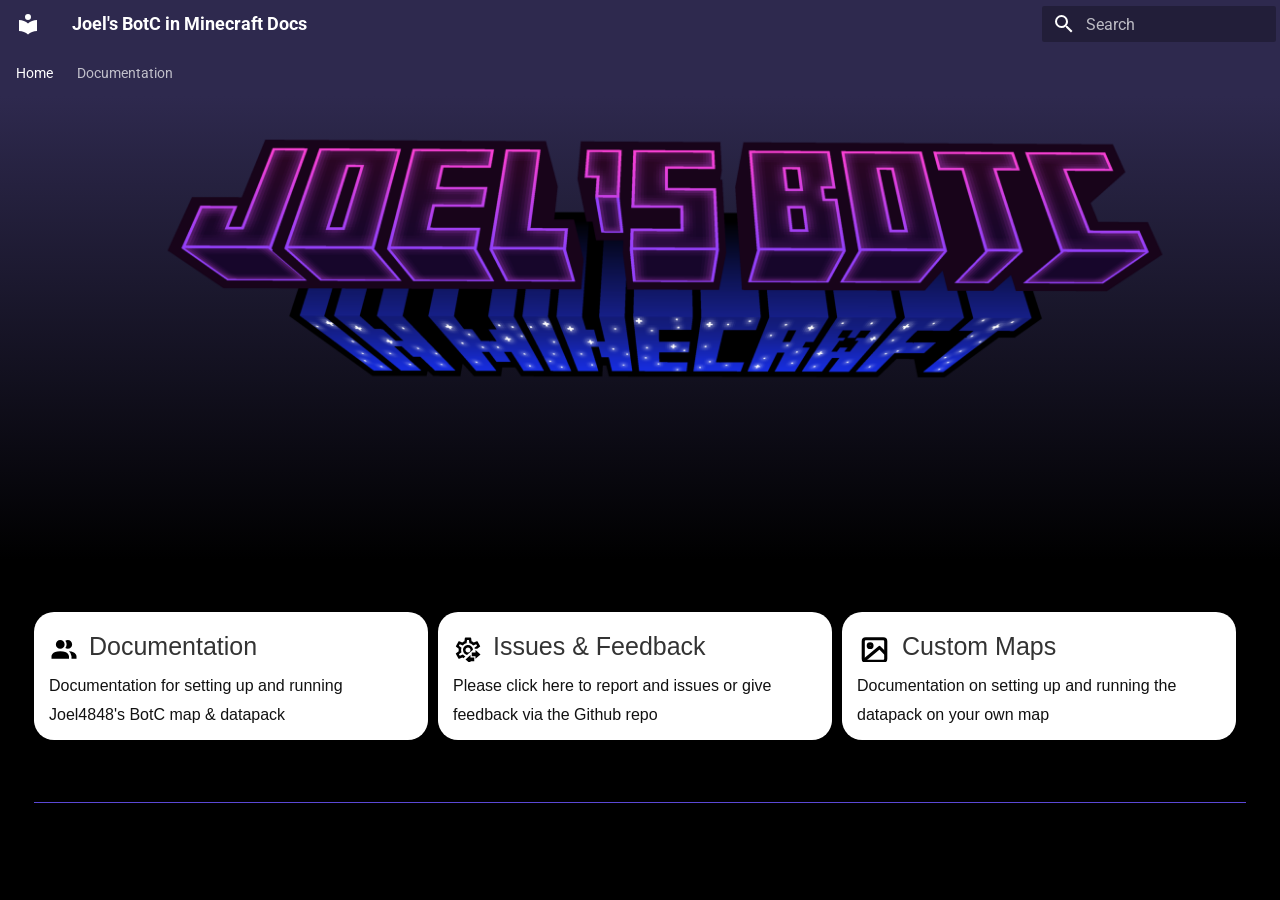
<file: index.html>
<!-- Elements added to "home.html" will only be displayed on the home page -->

<!-- Elements added to "main.html" will be displayed on all pages -->


<!doctype html>
<html lang="en" class="no-js">
  <head>
    
      <meta charset="utf-8">
      <meta name="viewport" content="width=device-width,initial-scale=1">
      
      
      
        <link rel="canonical" href="https://botc.joel4848.com/">
      
      
      
        <link rel="next" href="documentation/">
      
      
        
      
      
      <link rel="icon" href="assets/images/favicon.png">
      <meta name="generator" content="mkdocs-1.6.1, mkdocs-material-9.7.6">
    
    
      
        <title>Home - Joel's BotC in Minecraft Docs</title>
      
    
    
      <link rel="stylesheet" href="assets/stylesheets/main.484c7ddc.min.css">
      
        
        <link rel="stylesheet" href="assets/stylesheets/palette.ab4e12ef.min.css">
      
      


    
    
      
    
    
      
        
        
        <link rel="preconnect" href="https://fonts.gstatic.com" crossorigin>
        <link rel="stylesheet" href="https://fonts.googleapis.com/css?family=Roboto:300,300i,400,400i,700,700i%7CRoboto+Mono:400,400i,700,700i&display=fallback">
        <style>:root{--md-text-font:"Roboto";--md-code-font:"Roboto Mono"}</style>
      
    
    
      <link rel="stylesheet" href="stylesheets/extra.css">
    
    <script>__md_scope=new URL(".",location),__md_hash=e=>[...e].reduce(((e,_)=>(e<<5)-e+_.charCodeAt(0)),0),__md_get=(e,_=localStorage,t=__md_scope)=>JSON.parse(_.getItem(t.pathname+"."+e)),__md_set=(e,_,t=localStorage,a=__md_scope)=>{try{t.setItem(a.pathname+"."+e,JSON.stringify(_))}catch(e){}}</script>
    
      

    
    
    <!-- main.html | Added "navigation.instant" support -->
    <link rel="canonical" href=".">

  </head>
  
  
    
    
      
    
    
    
    
    <body dir="ltr" data-md-color-scheme="homepage" data-md-color-primary="indigo" data-md-color-accent="indigo">
  
    
    <input class="md-toggle" data-md-toggle="drawer" type="checkbox" id="__drawer" autocomplete="off">
    <input class="md-toggle" data-md-toggle="search" type="checkbox" id="__search" autocomplete="off">
    <label class="md-overlay" for="__drawer"></label>
    <div data-md-component="skip">
      
        
        <a href="#welcome-to-joels-botc-in-minecraft" class="md-skip">
          Skip to content
        </a>
      
    </div>
    <div data-md-component="announce">
      
    </div>
    
    
      

  

<header class="md-header md-header--shadow md-header--lifted" data-md-component="header">
  <nav class="md-header__inner md-grid" aria-label="Header">
    <a href="." title="Joel&#39;s BotC in Minecraft Docs" class="md-header__button md-logo" aria-label="Joel's BotC in Minecraft Docs" data-md-component="logo">
      
  
  <svg xmlns="http://www.w3.org/2000/svg" viewBox="0 0 24 24"><path d="M12 8a3 3 0 0 0 3-3 3 3 0 0 0-3-3 3 3 0 0 0-3 3 3 3 0 0 0 3 3m0 3.54C9.64 9.35 6.5 8 3 8v11c3.5 0 6.64 1.35 9 3.54 2.36-2.19 5.5-3.54 9-3.54V8c-3.5 0-6.64 1.35-9 3.54"/></svg>

    </a>
    <label class="md-header__button md-icon" for="__drawer">
      
      <svg xmlns="http://www.w3.org/2000/svg" viewBox="0 0 24 24"><path d="M3 6h18v2H3zm0 5h18v2H3zm0 5h18v2H3z"/></svg>
    </label>
    <div class="md-header__title" data-md-component="header-title">
      <div class="md-header__ellipsis">
        <div class="md-header__topic">
          <span class="md-ellipsis">
            Joel's BotC in Minecraft Docs
          </span>
        </div>
        <div class="md-header__topic" data-md-component="header-topic">
          <span class="md-ellipsis">
            
              Home
            
          </span>
        </div>
      </div>
    </div>
    
      
        <form class="md-header__option" data-md-component="palette">
  
    
    
    
    <input class="md-option" data-md-color-media="" data-md-color-scheme="homepage" data-md-color-primary="indigo" data-md-color-accent="indigo"  aria-hidden="true"  type="radio" name="__palette" id="__palette_0">
    
  
</form>
      
    
    
      <script>var palette=__md_get("__palette");if(palette&&palette.color){if("(prefers-color-scheme)"===palette.color.media){var media=matchMedia("(prefers-color-scheme: light)"),input=document.querySelector(media.matches?"[data-md-color-media='(prefers-color-scheme: light)']":"[data-md-color-media='(prefers-color-scheme: dark)']");palette.color.media=input.getAttribute("data-md-color-media"),palette.color.scheme=input.getAttribute("data-md-color-scheme"),palette.color.primary=input.getAttribute("data-md-color-primary"),palette.color.accent=input.getAttribute("data-md-color-accent")}for(var[key,value]of Object.entries(palette.color))document.body.setAttribute("data-md-color-"+key,value)}</script>
    
    
    
      
      
        <label class="md-header__button md-icon" for="__search">
          
          <svg xmlns="http://www.w3.org/2000/svg" viewBox="0 0 24 24"><path d="M9.5 3A6.5 6.5 0 0 1 16 9.5c0 1.61-.59 3.09-1.56 4.23l.27.27h.79l5 5-1.5 1.5-5-5v-.79l-.27-.27A6.52 6.52 0 0 1 9.5 16 6.5 6.5 0 0 1 3 9.5 6.5 6.5 0 0 1 9.5 3m0 2C7 5 5 7 5 9.5S7 14 9.5 14 14 12 14 9.5 12 5 9.5 5"/></svg>
        </label>
        <div class="md-search" data-md-component="search" role="dialog">
  <label class="md-search__overlay" for="__search"></label>
  <div class="md-search__inner" role="search">
    <form class="md-search__form" name="search">
      <input type="text" class="md-search__input" name="query" aria-label="Search" placeholder="Search" autocapitalize="off" autocorrect="off" autocomplete="off" spellcheck="false" data-md-component="search-query" required>
      <label class="md-search__icon md-icon" for="__search">
        
        <svg xmlns="http://www.w3.org/2000/svg" viewBox="0 0 24 24"><path d="M9.5 3A6.5 6.5 0 0 1 16 9.5c0 1.61-.59 3.09-1.56 4.23l.27.27h.79l5 5-1.5 1.5-5-5v-.79l-.27-.27A6.52 6.52 0 0 1 9.5 16 6.5 6.5 0 0 1 3 9.5 6.5 6.5 0 0 1 9.5 3m0 2C7 5 5 7 5 9.5S7 14 9.5 14 14 12 14 9.5 12 5 9.5 5"/></svg>
        
        <svg xmlns="http://www.w3.org/2000/svg" viewBox="0 0 24 24"><path d="M20 11v2H8l5.5 5.5-1.42 1.42L4.16 12l7.92-7.92L13.5 5.5 8 11z"/></svg>
      </label>
      <nav class="md-search__options" aria-label="Search">
        
        <button type="reset" class="md-search__icon md-icon" title="Clear" aria-label="Clear" tabindex="-1">
          
          <svg xmlns="http://www.w3.org/2000/svg" viewBox="0 0 24 24"><path d="M19 6.41 17.59 5 12 10.59 6.41 5 5 6.41 10.59 12 5 17.59 6.41 19 12 13.41 17.59 19 19 17.59 13.41 12z"/></svg>
        </button>
      </nav>
      
    </form>
    <div class="md-search__output">
      <div class="md-search__scrollwrap" tabindex="0" data-md-scrollfix>
        <div class="md-search-result" data-md-component="search-result">
          <div class="md-search-result__meta">
            Initializing search
          </div>
          <ol class="md-search-result__list" role="presentation"></ol>
        </div>
      </div>
    </div>
  </div>
</div>
      
    
    
  </nav>
  
    
      
<nav class="md-tabs" aria-label="Tabs" data-md-component="tabs">
  <div class="md-grid">
    <ul class="md-tabs__list">
      
        
  
  
  
    
  
  
    <li class="md-tabs__item md-tabs__item--active">
      <a href="." class="md-tabs__link">
        
  
  
    
  
  Home

      </a>
    </li>
  

      
        
  
  
  
  
    
    
      <li class="md-tabs__item">
        <a href="documentation/" class="md-tabs__link">
          
  
  
    
  
  Documentation

        </a>
      </li>
    
  

      
    </ul>
  </div>
</nav>
    
  
</header>
    
    <div class="md-container" data-md-component="container">
      
      

        
      


<!-- Stole this styling from the "up42-py" project (link: https://sdk.up42.com/) -->
<!-- .tx-container Original Green Gradient: hsla(160deg,47%,55%,1) -->
<style>

    .md-main {
        flex-grow: 0
    }

    .md-main__inner {
        display: flex;
        height: 100%;
    }

    .tx-container {
        padding-top: .0rem;
        background: linear-gradient(to bottom, var(--md-primary-fg-color), rgb(0, 0, 0))
    }

    .tx-hero {
        margin: 32px 2.8rem;
        color: var(--md-primary-bg-color);
        justify-content: center;
    }

    .tx-hero h1 {
        margin-bottom: 1rem;
        color: currentColor;
        font-weight: 700
    }

    .tx-hero__content {
        padding-bottom: 1rem;
        margin: 0 auto;
    }

    .tx-hero__image{
        width:80rem;
        height:20rem;
        order:1;
        padding-right: 2.5rem;
    }

    .tx-hero .md-button {
        margin-top: .5rem;
        margin-right: .5rem;
        color: var(--md-primary-bg-color)
    }

    .tx-hero .md-button--primary {
        background-color: var(--md-primary-bg-color);
        color: hsla(280deg, 37%, 48%, 1);
        border-color: var(--md-primary-bg-color)
    }

    .tx-hero .md-button:focus,
    .tx-hero .md-button:hover {
        background-color: var(--md-accent-fg-color);
        color: var(--md-default-bg-color);
        border-color: var(--md-accent-fg-color)
    }

    .feature-item h2 svg {
        height: 30px;
        float: left;
        margin-right: 10px;
        transform: translateY(10%);
    }

    .top-hr {
        margin-top: 42px;
    }

    .feature-item {
	border-radius: 20px;
	margin-top: .5rem;
        margin-right: .5rem;
	background-color: var(--md-primary-bg-color);
        font-family: 'Lato', sans-serif;
        font-weight: 300;
        box-sizing: border-box;
        padding: 0 15px;
        word-break: break-word
    }

    .feature-item h2 {
        color: #333;
        font-weight: 300;
        font-size: 25px;
        white-space: nowrap;
        overflow: hidden;
        text-overflow: ellipsis;
        line-height: normal;
        margin-top: 20px;
        margin-bottom: 10px;
        font-family: inherit;
    }

    .feature-item p {
        font-size: 16px;
        line-height: 1.8em;
        text-rendering: optimizeLegibility;
        -webkit-font-smoothing: antialiased;
        color: #111;
        margin: 0 0 10px;
        display: block;
    }

    @media screen and (max-width:30em) {
        .tx-hero h1 {
            font-size: 1.4rem
        }
    }

    @media screen and (min-width:60em) {
        .md-sidebar--secondary {
            display: none
        }

        .tx-hero {
            display: flex;
            align-items: center;
            justify-content: center;
        }

        .tx-hero__content {
            max-width: 22rem;
            margin-top: 3.5rem;
            margin-bottom: 3.5rem;
            margin-left: 1.0rem;
            margin-right: 4.0rem;
            align-items: center;
        }
    }

    @media screen and (min-width:76.25em) {
        .md-sidebar--primary {
            display: none
        }

        .top-hr {
            width: 100%;
            display: flex;
            max-width: 61rem;
            margin-right: auto;
            margin-left: auto;
            padding: 0 .2rem;
        }

        .bottom-hr {
            margin-top: 10px;
            width: 100%;
            display: flex;
            max-width: 61rem;
            margin-right: auto;
            margin-left: auto;
            padding: 0 .2rem;
        }

        .feature-item {
            flex: 1;
            min-width: 0;
        }

        .feature-item:hover {
            background-color: #526cfe47;
            border-radius: 3px;
        }
    }

    .hr {
        border-bottom: 1px solid #5b48d5;
        width: 100%;
        margin: 20px 0;
    }

    .text-center {
        text-align: center;
        padding-right: 15px;
        padding-left: 15px;
        margin-right: auto;
        margin-left: auto;
        margin-top: 15px;
        font-family: 'Lato', sans-serif;
        font-size: 23px;
        font-weight: 300;
        padding-bottom: 10px;
    }

    .logos {
        display: flex;
        align-items: center;
        justify-content: center;
        flex-flow: row wrap;
        margin: 0 auto;
    }

    .logos img {
        flex: 1 1 auto;
        padding: 25px;
        max-height: 130px;
        vertical-align: middle;
    }

    .hr-logos {
        margin-top: 0;
        margin-bottom: 30px;
    }

    .md-footer-meta__inner {
        display: flex;
        flex-wrap: wrap;
        justify-content: space-between;
        margin-top: 1.0rem;
    }

    .md-footer-social {
        padding-top: 20px;
    }
</style>


<!-- Main site entry button descriptions -->
<section class="tx-container">
    <div class="md-grid md-typeset">
      <div class="tx-hero">
      
        <!-- Custom Image -->
        <div class="tx-hero__image">
	  <img src="assets/logo.png" draggable="false">
        </div>
	
	<!-- Main Tagline -->
        <div class="tx-hero__content">
          <h1></h1>
          <p></p>
	  
	  
        </div>
      </div>
    </div>
</section>


<!-- Main site box descriptions -->
<div class="top-hr">

    <!-- Start Outer Condition --><div class="feature-item">
        <h2>
	    <!-- People Icon --><svg xmlns="http://www.w3.org/2000/svg" viewBox="0 0 24 24">
                <path
                    d="M16 17v2H2v-2s0-4 7-4 7 4 7 4m-3.5-9.5A3.5 3.5 0 109 11a3.5 3.5 0 003.5-3.5m3.44 5.5A5.32 5.32 0 0118 17v2h4v-2s0-3.63-6.06-4M15 4a3.39 3.39 0 00-1.93.59 5 5 0 010 5.82A3.39 3.39 0 0015 11a3.5 3.5 0 000-7z" />
            </svg><!-- Gear Icon --><!-- Image Icon --><!-- Button Description -->
            Documentation
        </h2>
        <p>Documentation for setting up and running Joel4848's BotC map & datapack
</p>
    </div><!-- End Outer Condition -->
    
    <!-- Start Outer Condition --><div class="feature-item">
        <h2>
	    <!-- People Icon --><!-- Gear Icon --><svg xmlns="http://www.w3.org/2000/svg" viewBox="0 0 24 24">
                <path
                    d="M15 17v-3h3v-2l4 3.5-4 3.5v-2h-3m2 1v3h-3v2l-4-3.5 4-3.5v2h3M12 8c-2.21 0-4 1.8-4 4 0 1.91 1.35 3.54 3.21 3.92L16 11.86A3.997 3.997 0 0012 8m0 6c-1.1 0-2-.89-2-2s.9-2 2-2 2 .9 2 2-.89 2-2 2m9.66-5.27l-2-3.46c-.12-.22-.38-.31-.61-.22l-2.49 1c-.51-.41-1.06-.74-1.69-1l-.37-2.63A.506.506 0 0014 2h-4c-.25 0-.46.18-.5.42l-.37 2.65c-.63.26-1.17.59-1.69 1L5 5.05c-.23-.09-.5 0-.61.22l-2 3.46c-.13.21-.08.49.11.64L4.57 11l-.07 1 .07 1-2.11 1.63c-.2.15-.25.43-.12.64l2 3.46c.11.27.4.38.66.27l2.5-1c.24.19.5.37.76.53l1.65-1.4c-.77-.33-1.45-.82-2-1.45l-2.41 1-.77-1.3L6.8 13.8a5.55 5.55 0 010-3.6L4.69 8.65l.75-1.3 2.41 1c.78-.9 1.83-1.53 3-1.78l.4-2.57h1.5l.37 2.62c1.17.24 2.22.88 3 1.77l2.41-1 .75 1.3-2.08 1.51c.09.26.16.53.2.8h2l2.1-1.63a.48.48 0 00.16-.64M12 8c-2.21 0-4 1.8-4 4 0 1.91 1.35 3.54 3.21 3.92L16 11.86A3.997 3.997 0 0012 8m0 6c-1.1 0-2-.89-2-2s.9-2 2-2 2 .9 2 2-.89 2-2 2m0-6c-2.21 0-4 1.8-4 4 0 1.91 1.35 3.54 3.21 3.92L16 11.86A3.997 3.997 0 0012 8m0 6c-1.1 0-2-.89-2-2s.9-2 2-2 2 .9 2 2-.89 2-2 2z" />
            </svg><!-- Image Icon --><!-- Button Description -->
	    Issues & Feedback
        </h2>
        <p>Please click here to report and issues or give feedback via the Github repo
</p>
    </div><!-- End Outer Condition -->
    
    <!-- Start Outer Condition --><div class="feature-item">
        <h2>
	    <!-- People Icon --><!-- Gear Icon --><!-- Image Icon --><svg xmlns="http://www.w3.org/2000/svg" width="35" height="35" viewBox="0 0 24 24" fill="none" stroke="#000000" stroke-width="2.5" stroke-linecap="round" stroke-linejoin="round"><rect x="3" y="3" width="18" height="18" rx="2"/><circle cx="8.5" cy="8.5" r="1.5"/><path d="M20.4 14.5L16 10 4 20"/>
	    </svg><!-- Button Description -->
            Custom Maps
        </h2>
        <p>Documentation on setting up and running the datapack on your own map</p>
    </div><!-- End Outer Condition -->
</div>

<div class="top-hr">
    <div class="hr">
    </div>
</div>


<!-- Toggleable JavaScript execution -->
      <main class="md-main" data-md-component="main">
        <div class="md-main__inner md-grid">
          
            
              
              <div class="md-sidebar md-sidebar--primary" data-md-component="sidebar" data-md-type="navigation" >
                <div class="md-sidebar__scrollwrap">
                  <div class="md-sidebar__inner">
                    


  


  

<nav class="md-nav md-nav--primary md-nav--lifted md-nav--integrated" aria-label="Navigation" data-md-level="0">
  <label class="md-nav__title" for="__drawer">
    <a href="." title="Joel&#39;s BotC in Minecraft Docs" class="md-nav__button md-logo" aria-label="Joel's BotC in Minecraft Docs" data-md-component="logo">
      
  
  <svg xmlns="http://www.w3.org/2000/svg" viewBox="0 0 24 24"><path d="M12 8a3 3 0 0 0 3-3 3 3 0 0 0-3-3 3 3 0 0 0-3 3 3 3 0 0 0 3 3m0 3.54C9.64 9.35 6.5 8 3 8v11c3.5 0 6.64 1.35 9 3.54 2.36-2.19 5.5-3.54 9-3.54V8c-3.5 0-6.64 1.35-9 3.54"/></svg>

    </a>
    Joel's BotC in Minecraft Docs
  </label>
  
  <ul class="md-nav__list" data-md-scrollfix>
    
      
      
  
  
    
  
  
  
    <li class="md-nav__item md-nav__item--active">
      
      <input class="md-nav__toggle md-toggle" type="checkbox" id="__toc">
      
      
      
        <label class="md-nav__link md-nav__link--active" for="__toc">
          
  
  
  <span class="md-ellipsis">
    
  
    Home
  

    
  </span>
  
  

          <span class="md-nav__icon md-icon"></span>
        </label>
      
      <a href="." class="md-nav__link md-nav__link--active">
        
  
  
  <span class="md-ellipsis">
    
  
    Home
  

    
  </span>
  
  

      </a>
      
        

<nav class="md-nav md-nav--secondary" aria-label="Table of contents">
  
  
  
  
    <label class="md-nav__title" for="__toc">
      <span class="md-nav__icon md-icon"></span>
      Table of contents
    </label>
    <ul class="md-nav__list" data-md-component="toc" data-md-scrollfix>
      
        <li class="md-nav__item">
  <a href="#welcome-to-joels-botc-in-minecraft" class="md-nav__link">
    <span class="md-ellipsis">
      
        Welcome to Joel's BotC in Minecraft
      
    </span>
  </a>
  
</li>
      
    </ul>
  
</nav>
      
    </li>
  

    
      
      
  
  
  
  
    
    
      
        
          
        
      
    
    
    
      
      
    
    
    <li class="md-nav__item md-nav__item--nested">
      
        
        
        <input class="md-nav__toggle md-toggle " type="checkbox" id="__nav_2" >
        
          
          <div class="md-nav__link md-nav__container">
            <a href="documentation/" class="md-nav__link ">
              
  
  
  <span class="md-ellipsis">
    
  
    Documentation
  

    
  </span>
  
  

            </a>
            
          </div>
        
        <nav class="md-nav" data-md-level="1" aria-labelledby="__nav_2_label" aria-expanded="false">
          <label class="md-nav__title" for="__nav_2">
            <span class="md-nav__icon md-icon"></span>
            
  
    Documentation
  

          </label>
          <ul class="md-nav__list" data-md-scrollfix>
            
              
            
          </ul>
        </nav>
      
    </li>
  

    
  </ul>
</nav>
                  </div>
                </div>
              </div>
            
            
          
          
            <div class="md-content" data-md-component="content">
              
              <article class="md-content__inner md-typeset">
                
              </article>
            </div>
          
          
<script>var target=document.getElementById(location.hash.slice(1));target&&target.name&&(target.checked=target.name.startsWith("__tabbed_"))</script>
        </div>
        
          <button type="button" class="md-top md-icon" data-md-component="top" hidden>
  
  <svg xmlns="http://www.w3.org/2000/svg" viewBox="0 0 24 24"><path d="M13 20h-2V8l-5.5 5.5-1.42-1.42L12 4.16l7.92 7.92-1.42 1.42L13 8z"/></svg>
  Back to top
</button>
        
      </main>
      
    </div>
    <div class="md-dialog" data-md-component="dialog">
      <div class="md-dialog__inner md-typeset"></div>
    </div>
    
    
    
      
      
      <script id="__config" type="application/json">{"annotate": null, "base": ".", "features": ["navigation.instant", "navigation.tabs", "navigation.tabs.sticky", "navigation.indexes", "toc.follow", "toc.integrate", "navigation.top", "header.autohide"], "search": "assets/javascripts/workers/search.2c215733.min.js", "tags": null, "translations": {"clipboard.copied": "Copied to clipboard", "clipboard.copy": "Copy to clipboard", "search.result.more.one": "1 more on this page", "search.result.more.other": "# more on this page", "search.result.none": "No matching documents", "search.result.one": "1 matching document", "search.result.other": "# matching documents", "search.result.placeholder": "Type to start searching", "search.result.term.missing": "Missing", "select.version": "Select version"}, "version": null}</script>
    
    
      <script src="assets/javascripts/bundle.79ae519e.min.js"></script>
      
    
  </body>
</html>
</file>
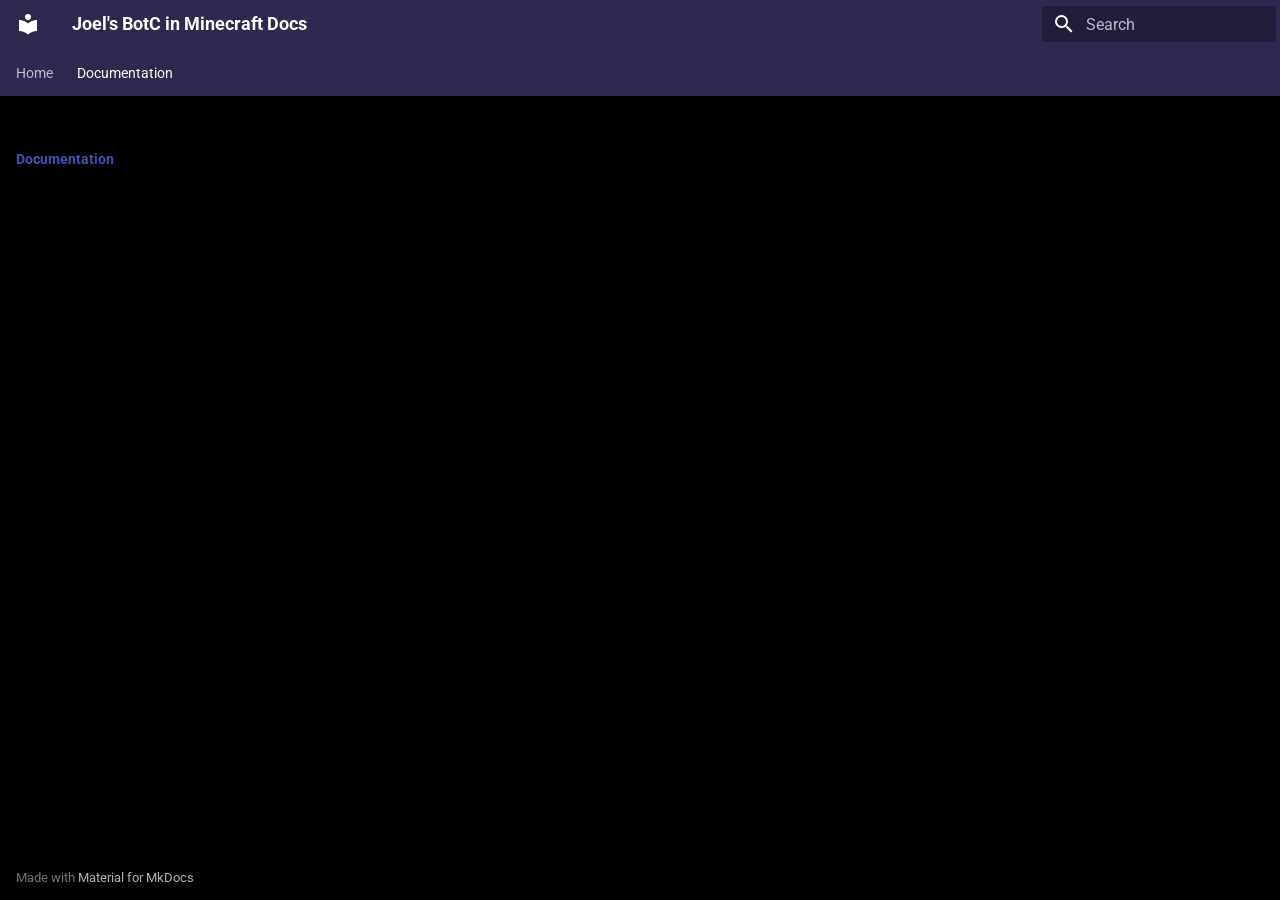
<file: documentation/index.html>
<!-- Elements added to "main.html" will be displayed on all pages -->


<!doctype html>
<html lang="en" class="no-js">
  <head>
    
      <meta charset="utf-8">
      <meta name="viewport" content="width=device-width,initial-scale=1">
      
      
      
        <link rel="canonical" href="https://botc.joel4848.com/documentation/">
      
      
        <link rel="prev" href="..">
      
      
      
        
      
      
      <link rel="icon" href="../assets/images/favicon.png">
      <meta name="generator" content="mkdocs-1.6.1, mkdocs-material-9.7.6">
    
    
      
        <title>Index - Joel's BotC in Minecraft Docs</title>
      
    
    
      <link rel="stylesheet" href="../assets/stylesheets/main.484c7ddc.min.css">
      
        
        <link rel="stylesheet" href="../assets/stylesheets/palette.ab4e12ef.min.css">
      
      


    
    
      
    
    
      
        
        
        <link rel="preconnect" href="https://fonts.gstatic.com" crossorigin>
        <link rel="stylesheet" href="https://fonts.googleapis.com/css?family=Roboto:300,300i,400,400i,700,700i%7CRoboto+Mono:400,400i,700,700i&display=fallback">
        <style>:root{--md-text-font:"Roboto";--md-code-font:"Roboto Mono"}</style>
      
    
    
      <link rel="stylesheet" href="../stylesheets/extra.css">
    
    <script>__md_scope=new URL("..",location),__md_hash=e=>[...e].reduce(((e,_)=>(e<<5)-e+_.charCodeAt(0)),0),__md_get=(e,_=localStorage,t=__md_scope)=>JSON.parse(_.getItem(t.pathname+"."+e)),__md_set=(e,_,t=localStorage,a=__md_scope)=>{try{t.setItem(a.pathname+"."+e,JSON.stringify(_))}catch(e){}}</script>
    
      

    
    
    <!-- main.html | Added "navigation.instant" support -->
    <link rel="canonical" href=".">

  </head>
  
  
    
    
      
    
    
    
    
    <body dir="ltr" data-md-color-scheme="homepage" data-md-color-primary="indigo" data-md-color-accent="indigo">
  
    
    <input class="md-toggle" data-md-toggle="drawer" type="checkbox" id="__drawer" autocomplete="off">
    <input class="md-toggle" data-md-toggle="search" type="checkbox" id="__search" autocomplete="off">
    <label class="md-overlay" for="__drawer"></label>
    <div data-md-component="skip">
      
    </div>
    <div data-md-component="announce">
      
    </div>
    
    
      

  

<header class="md-header md-header--shadow md-header--lifted" data-md-component="header">
  <nav class="md-header__inner md-grid" aria-label="Header">
    <a href=".." title="Joel&#39;s BotC in Minecraft Docs" class="md-header__button md-logo" aria-label="Joel's BotC in Minecraft Docs" data-md-component="logo">
      
  
  <svg xmlns="http://www.w3.org/2000/svg" viewBox="0 0 24 24"><path d="M12 8a3 3 0 0 0 3-3 3 3 0 0 0-3-3 3 3 0 0 0-3 3 3 3 0 0 0 3 3m0 3.54C9.64 9.35 6.5 8 3 8v11c3.5 0 6.64 1.35 9 3.54 2.36-2.19 5.5-3.54 9-3.54V8c-3.5 0-6.64 1.35-9 3.54"/></svg>

    </a>
    <label class="md-header__button md-icon" for="__drawer">
      
      <svg xmlns="http://www.w3.org/2000/svg" viewBox="0 0 24 24"><path d="M3 6h18v2H3zm0 5h18v2H3zm0 5h18v2H3z"/></svg>
    </label>
    <div class="md-header__title" data-md-component="header-title">
      <div class="md-header__ellipsis">
        <div class="md-header__topic">
          <span class="md-ellipsis">
            Joel's BotC in Minecraft Docs
          </span>
        </div>
        <div class="md-header__topic" data-md-component="header-topic">
          <span class="md-ellipsis">
            
              Index
            
          </span>
        </div>
      </div>
    </div>
    
      
        <form class="md-header__option" data-md-component="palette">
  
    
    
    
    <input class="md-option" data-md-color-media="" data-md-color-scheme="homepage" data-md-color-primary="indigo" data-md-color-accent="indigo"  aria-hidden="true"  type="radio" name="__palette" id="__palette_0">
    
  
</form>
      
    
    
      <script>var palette=__md_get("__palette");if(palette&&palette.color){if("(prefers-color-scheme)"===palette.color.media){var media=matchMedia("(prefers-color-scheme: light)"),input=document.querySelector(media.matches?"[data-md-color-media='(prefers-color-scheme: light)']":"[data-md-color-media='(prefers-color-scheme: dark)']");palette.color.media=input.getAttribute("data-md-color-media"),palette.color.scheme=input.getAttribute("data-md-color-scheme"),palette.color.primary=input.getAttribute("data-md-color-primary"),palette.color.accent=input.getAttribute("data-md-color-accent")}for(var[key,value]of Object.entries(palette.color))document.body.setAttribute("data-md-color-"+key,value)}</script>
    
    
    
      
      
        <label class="md-header__button md-icon" for="__search">
          
          <svg xmlns="http://www.w3.org/2000/svg" viewBox="0 0 24 24"><path d="M9.5 3A6.5 6.5 0 0 1 16 9.5c0 1.61-.59 3.09-1.56 4.23l.27.27h.79l5 5-1.5 1.5-5-5v-.79l-.27-.27A6.52 6.52 0 0 1 9.5 16 6.5 6.5 0 0 1 3 9.5 6.5 6.5 0 0 1 9.5 3m0 2C7 5 5 7 5 9.5S7 14 9.5 14 14 12 14 9.5 12 5 9.5 5"/></svg>
        </label>
        <div class="md-search" data-md-component="search" role="dialog">
  <label class="md-search__overlay" for="__search"></label>
  <div class="md-search__inner" role="search">
    <form class="md-search__form" name="search">
      <input type="text" class="md-search__input" name="query" aria-label="Search" placeholder="Search" autocapitalize="off" autocorrect="off" autocomplete="off" spellcheck="false" data-md-component="search-query" required>
      <label class="md-search__icon md-icon" for="__search">
        
        <svg xmlns="http://www.w3.org/2000/svg" viewBox="0 0 24 24"><path d="M9.5 3A6.5 6.5 0 0 1 16 9.5c0 1.61-.59 3.09-1.56 4.23l.27.27h.79l5 5-1.5 1.5-5-5v-.79l-.27-.27A6.52 6.52 0 0 1 9.5 16 6.5 6.5 0 0 1 3 9.5 6.5 6.5 0 0 1 9.5 3m0 2C7 5 5 7 5 9.5S7 14 9.5 14 14 12 14 9.5 12 5 9.5 5"/></svg>
        
        <svg xmlns="http://www.w3.org/2000/svg" viewBox="0 0 24 24"><path d="M20 11v2H8l5.5 5.5-1.42 1.42L4.16 12l7.92-7.92L13.5 5.5 8 11z"/></svg>
      </label>
      <nav class="md-search__options" aria-label="Search">
        
        <button type="reset" class="md-search__icon md-icon" title="Clear" aria-label="Clear" tabindex="-1">
          
          <svg xmlns="http://www.w3.org/2000/svg" viewBox="0 0 24 24"><path d="M19 6.41 17.59 5 12 10.59 6.41 5 5 6.41 10.59 12 5 17.59 6.41 19 12 13.41 17.59 19 19 17.59 13.41 12z"/></svg>
        </button>
      </nav>
      
    </form>
    <div class="md-search__output">
      <div class="md-search__scrollwrap" tabindex="0" data-md-scrollfix>
        <div class="md-search-result" data-md-component="search-result">
          <div class="md-search-result__meta">
            Initializing search
          </div>
          <ol class="md-search-result__list" role="presentation"></ol>
        </div>
      </div>
    </div>
  </div>
</div>
      
    
    
  </nav>
  
    
      
<nav class="md-tabs" aria-label="Tabs" data-md-component="tabs">
  <div class="md-grid">
    <ul class="md-tabs__list">
      
        
  
  
  
  
    <li class="md-tabs__item">
      <a href=".." class="md-tabs__link">
        
  
  
    
  
  Home

      </a>
    </li>
  

      
        
  
  
  
    
  
  
    
    
      <li class="md-tabs__item md-tabs__item--active">
        <a href="./" class="md-tabs__link">
          
  
  
    
  
  Documentation

        </a>
      </li>
    
  

      
    </ul>
  </div>
</nav>
    
  
</header>
    
    <div class="md-container" data-md-component="container">
      
      
        
      
      <main class="md-main" data-md-component="main">
        <div class="md-main__inner md-grid">
          
            
              
              <div class="md-sidebar md-sidebar--primary" data-md-component="sidebar" data-md-type="navigation" >
                <div class="md-sidebar__scrollwrap">
                  <div class="md-sidebar__inner">
                    


  


  

<nav class="md-nav md-nav--primary md-nav--lifted md-nav--integrated" aria-label="Navigation" data-md-level="0">
  <label class="md-nav__title" for="__drawer">
    <a href=".." title="Joel&#39;s BotC in Minecraft Docs" class="md-nav__button md-logo" aria-label="Joel's BotC in Minecraft Docs" data-md-component="logo">
      
  
  <svg xmlns="http://www.w3.org/2000/svg" viewBox="0 0 24 24"><path d="M12 8a3 3 0 0 0 3-3 3 3 0 0 0-3-3 3 3 0 0 0-3 3 3 3 0 0 0 3 3m0 3.54C9.64 9.35 6.5 8 3 8v11c3.5 0 6.64 1.35 9 3.54 2.36-2.19 5.5-3.54 9-3.54V8c-3.5 0-6.64 1.35-9 3.54"/></svg>

    </a>
    Joel's BotC in Minecraft Docs
  </label>
  
  <ul class="md-nav__list" data-md-scrollfix>
    
      
      
  
  
  
  
    <li class="md-nav__item">
      <a href=".." class="md-nav__link">
        
  
  
  <span class="md-ellipsis">
    
  
    Home
  

    
  </span>
  
  

      </a>
    </li>
  

    
      
      
  
  
    
  
  
  
    
    
      
        
          
        
      
    
    
    
      
        
        
      
      
    
    
    <li class="md-nav__item md-nav__item--active md-nav__item--section md-nav__item--nested">
      
        
        
        <input class="md-nav__toggle md-toggle " type="checkbox" id="__nav_2" checked>
        
          
          <div class="md-nav__link md-nav__container">
            <a href="./" class="md-nav__link md-nav__link--active">
              
  
  
  <span class="md-ellipsis">
    
  
    Documentation
  

    
  </span>
  
  

            </a>
            
          </div>
        
        <nav class="md-nav" data-md-level="1" aria-labelledby="__nav_2_label" aria-expanded="true">
          <label class="md-nav__title" for="__nav_2">
            <span class="md-nav__icon md-icon"></span>
            
  
    Documentation
  

          </label>
          <ul class="md-nav__list" data-md-scrollfix>
            
              
            
          </ul>
        </nav>
      
    </li>
  

    
  </ul>
</nav>
                  </div>
                </div>
              </div>
            
            
          
          
            <div class="md-content" data-md-component="content">
              
              <article class="md-content__inner md-typeset">
                
                  



  <h1>Index</h1>

<p>Coming soon™</p>












                
              </article>
            </div>
          
          
<script>var target=document.getElementById(location.hash.slice(1));target&&target.name&&(target.checked=target.name.startsWith("__tabbed_"))</script>
        </div>
        
          <button type="button" class="md-top md-icon" data-md-component="top" hidden>
  
  <svg xmlns="http://www.w3.org/2000/svg" viewBox="0 0 24 24"><path d="M13 20h-2V8l-5.5 5.5-1.42-1.42L12 4.16l7.92 7.92-1.42 1.42L13 8z"/></svg>
  Back to top
</button>
        
      </main>
      
        <footer class="md-footer">
  
  <div class="md-footer-meta md-typeset">
    <div class="md-footer-meta__inner md-grid">
      <div class="md-copyright">
  
  
    Made with
    <a href="https://squidfunk.github.io/mkdocs-material/" target="_blank" rel="noopener">
      Material for MkDocs
    </a>
  
</div>
      
    </div>
  </div>
</footer>
      
    </div>
    <div class="md-dialog" data-md-component="dialog">
      <div class="md-dialog__inner md-typeset"></div>
    </div>
    
    
    
      
      
      <script id="__config" type="application/json">{"annotate": null, "base": "..", "features": ["navigation.instant", "navigation.tabs", "navigation.tabs.sticky", "navigation.indexes", "toc.follow", "toc.integrate", "navigation.top", "header.autohide"], "search": "../assets/javascripts/workers/search.2c215733.min.js", "tags": null, "translations": {"clipboard.copied": "Copied to clipboard", "clipboard.copy": "Copy to clipboard", "search.result.more.one": "1 more on this page", "search.result.more.other": "# more on this page", "search.result.none": "No matching documents", "search.result.one": "1 matching document", "search.result.other": "# matching documents", "search.result.placeholder": "Type to start searching", "search.result.term.missing": "Missing", "select.version": "Select version"}, "version": null}</script>
    
    
      <script src="../assets/javascripts/bundle.79ae519e.min.js"></script>
      
    
  </body>
</html>
</file>
<file: stylesheets/extra.css>
.md-grid {
  max-width: initial; 
}
[data-md-color-scheme="homepage"] {
  --md-primary-fg-color:        #2E294E;
  --md-primary-fg-color--light: #000000;
  --md-primary-fg-color--dark:  #90030C;
  --md-accent-fg-color:         #000000;
  --md-default-bg-color:        #000000;
  --md-button:                  #5b48d5;
}
</file>
<file: assets/stylesheets/main.484c7ddc.min.css>
@charset "UTF-8";html{-webkit-text-size-adjust:none;-moz-text-size-adjust:none;text-size-adjust:none;box-sizing:border-box}*,:after,:before{box-sizing:inherit}@media (prefers-reduced-motion){*,:after,:before{transition:none!important}}body{margin:0}a,button,input,label{-webkit-tap-highlight-color:transparent}a{color:inherit;text-decoration:none}hr{border:0;box-sizing:initial;display:block;height:.05rem;overflow:visible;padding:0}small{font-size:80%}sub,sup{line-height:1em}img{border-style:none}table{border-collapse:initial;border-spacing:0}td,th{font-weight:400;vertical-align:top}button{background:#0000;border:0;font-family:inherit;font-size:inherit;margin:0;padding:0}input{border:0;outline:none}:root{--md-primary-fg-color:#4051b5;--md-primary-fg-color--light:#5d6cc0;--md-primary-fg-color--dark:#303fa1;--md-primary-bg-color:#fff;--md-primary-bg-color--light:#ffffffb3;--md-accent-fg-color:#526cfe;--md-accent-fg-color--transparent:#526cfe1a;--md-accent-bg-color:#fff;--md-accent-bg-color--light:#ffffffb3}[data-md-color-scheme=default]{color-scheme:light}[data-md-color-scheme=default] img[src$="#gh-dark-mode-only"],[data-md-color-scheme=default] img[src$="#only-dark"]{display:none}:root,[data-md-color-scheme=default]{--md-hue:225deg;--md-default-fg-color:#000000de;--md-default-fg-color--light:#0000008a;--md-default-fg-color--lighter:#00000052;--md-default-fg-color--lightest:#00000012;--md-default-bg-color:#fff;--md-default-bg-color--light:#ffffffb3;--md-default-bg-color--lighter:#ffffff4d;--md-default-bg-color--lightest:#ffffff1f;--md-code-fg-color:#36464e;--md-code-bg-color:#f5f5f5;--md-code-bg-color--light:#f5f5f5b3;--md-code-bg-color--lighter:#f5f5f54d;--md-code-hl-color:#4287ff;--md-code-hl-color--light:#4287ff1a;--md-code-hl-number-color:#d52a2a;--md-code-hl-special-color:#db1457;--md-code-hl-function-color:#a846b9;--md-code-hl-constant-color:#6e59d9;--md-code-hl-keyword-color:#3f6ec6;--md-code-hl-string-color:#1c7d4d;--md-code-hl-name-color:var(--md-code-fg-color);--md-code-hl-operator-color:var(--md-default-fg-color--light);--md-code-hl-punctuation-color:var(--md-default-fg-color--light);--md-code-hl-comment-color:var(--md-default-fg-color--light);--md-code-hl-generic-color:var(--md-default-fg-color--light);--md-code-hl-variable-color:var(--md-default-fg-color--light);--md-typeset-color:var(--md-default-fg-color);--md-typeset-a-color:var(--md-primary-fg-color);--md-typeset-del-color:#f5503d26;--md-typeset-ins-color:#0bd57026;--md-typeset-kbd-color:#fafafa;--md-typeset-kbd-accent-color:#fff;--md-typeset-kbd-border-color:#b8b8b8;--md-typeset-mark-color:#ffff0080;--md-typeset-table-color:#0000001f;--md-typeset-table-color--light:rgba(0,0,0,.035);--md-admonition-fg-color:var(--md-default-fg-color);--md-admonition-bg-color:var(--md-default-bg-color);--md-warning-fg-color:#000000de;--md-warning-bg-color:#ff9;--md-footer-fg-color:#fff;--md-footer-fg-color--light:#ffffffb3;--md-footer-fg-color--lighter:#ffffff73;--md-footer-bg-color:#000000de;--md-footer-bg-color--dark:#00000052;--md-shadow-z1:0 0.2rem 0.5rem #0000000d,0 0 0.05rem #0000001a;--md-shadow-z2:0 0.2rem 0.5rem #0000001a,0 0 0.05rem #00000040;--md-shadow-z3:0 0.2rem 0.5rem #0003,0 0 0.05rem #00000059}.md-icon svg{fill:currentcolor;display:block;height:1.2rem;width:1.2rem}body{-webkit-font-smoothing:antialiased;-moz-osx-font-smoothing:grayscale;--md-text-font-family:var(--md-text-font,_),-apple-system,BlinkMacSystemFont,Helvetica,Arial,sans-serif;--md-code-font-family:var(--md-code-font,_),SFMono-Regular,Consolas,Menlo,monospace}aside,body,input{font-feature-settings:"kern","liga";color:var(--md-typeset-color);font-family:var(--md-text-font-family)}code,kbd,pre{font-feature-settings:"kern";font-family:var(--md-code-font-family)}:root{--md-typeset-table-sort-icon:url('data:image/svg+xml;charset=utf-8,<svg xmlns="http://www.w3.org/2000/svg" viewBox="0 0 24 24"><path d="m18 21-4-4h3V7h-3l4-4 4 4h-3v10h3M2 19v-2h10v2M2 13v-2h7v2M2 7V5h4v2z"/></svg>');--md-typeset-table-sort-icon--asc:url('data:image/svg+xml;charset=utf-8,<svg xmlns="http://www.w3.org/2000/svg" viewBox="0 0 24 24"><path d="M19 17h3l-4 4-4-4h3V3h2M2 17h10v2H2M6 5v2H2V5m0 6h7v2H2z"/></svg>');--md-typeset-table-sort-icon--desc:url('data:image/svg+xml;charset=utf-8,<svg xmlns="http://www.w3.org/2000/svg" viewBox="0 0 24 24"><path d="M19 7h3l-4-4-4 4h3v14h2M2 17h10v2H2M6 5v2H2V5m0 6h7v2H2z"/></svg>')}.md-typeset{-webkit-print-color-adjust:exact;color-adjust:exact;font-size:.8rem;line-height:1.6;overflow-wrap:break-word}@media print{.md-typeset{font-size:.68rem}}.md-typeset blockquote,.md-typeset dl,.md-typeset figure,.md-typeset ol,.md-typeset pre,.md-typeset ul{margin-bottom:1em;margin-top:1em}.md-typeset h1{color:var(--md-default-fg-color--light);font-size:2em;line-height:1.3;margin:0 0 1.25em}.md-typeset h1,.md-typeset h2{font-weight:300;letter-spacing:-.01em}.md-typeset h2{font-size:1.5625em;line-height:1.4;margin:1.6em 0 .64em}.md-typeset h3{font-size:1.25em;font-weight:400;letter-spacing:-.01em;line-height:1.5;margin:1.6em 0 .8em}.md-typeset h2+h3{margin-top:.8em}.md-typeset h4{font-weight:700;letter-spacing:-.01em;margin:1em 0}.md-typeset h5,.md-typeset h6{color:var(--md-default-fg-color--light);font-size:.8em;font-weight:700;letter-spacing:-.01em;margin:1.25em 0}.md-typeset h5{text-transform:uppercase}.md-typeset h5 code{text-transform:none}.md-typeset hr{border-bottom:.05rem solid var(--md-default-fg-color--lightest);display:flow-root;margin:1.5em 0}.md-typeset a{color:var(--md-typeset-a-color);word-break:break-word}.md-typeset a,.md-typeset a:before{transition:color 125ms}.md-typeset a:focus,.md-typeset a:hover{color:var(--md-accent-fg-color)}.md-typeset a:focus code,.md-typeset a:hover code{background-color:var(--md-accent-fg-color--transparent);color:var(--md-accent-fg-color)}.md-typeset a code{color:var(--md-typeset-a-color)}.md-typeset a.focus-visible{outline-color:var(--md-accent-fg-color);outline-offset:.2rem}.md-typeset code,.md-typeset kbd,.md-typeset pre{color:var(--md-code-fg-color);direction:ltr;font-variant-ligatures:none;transition:background-color 125ms}@media print{.md-typeset code,.md-typeset kbd,.md-typeset pre{white-space:pre-wrap}}.md-typeset code{background-color:var(--md-code-bg-color);border-radius:.1rem;-webkit-box-decoration-break:clone;box-decoration-break:clone;font-size:.85em;padding:0 .2941176471em;transition:color 125ms,background-color 125ms;word-break:break-word}.md-typeset code:not(.focus-visible){-webkit-tap-highlight-color:transparent;outline:none}.md-typeset pre{display:flow-root;line-height:1.4;position:relative}.md-typeset pre>code{-webkit-box-decoration-break:slice;box-decoration-break:slice;box-shadow:none;display:block;margin:0;outline-color:var(--md-accent-fg-color);overflow:auto;padding:.7720588235em 1.1764705882em;scrollbar-color:var(--md-default-fg-color--lighter) #0000;scrollbar-width:thin;touch-action:auto;word-break:normal}.md-typeset pre>code:hover{scrollbar-color:var(--md-accent-fg-color) #0000}.md-typeset pre>code::-webkit-scrollbar{height:.2rem;width:.2rem}.md-typeset pre>code::-webkit-scrollbar-thumb{background-color:var(--md-default-fg-color--lighter)}.md-typeset pre>code::-webkit-scrollbar-thumb:hover{background-color:var(--md-accent-fg-color)}.md-typeset kbd{background-color:var(--md-typeset-kbd-color);border-radius:.1rem;box-shadow:0 .1rem 0 .05rem var(--md-typeset-kbd-border-color),0 .1rem 0 var(--md-typeset-kbd-border-color),0 -.1rem .2rem var(--md-typeset-kbd-accent-color) inset;color:var(--md-default-fg-color);display:inline-block;font-size:.75em;padding:0 .6666666667em;vertical-align:text-top;word-break:break-word}.md-typeset mark{background-color:var(--md-typeset-mark-color);-webkit-box-decoration-break:clone;box-decoration-break:clone;color:inherit;word-break:break-word}.md-typeset abbr{cursor:help;text-decoration:none}.md-typeset [data-preview],.md-typeset abbr{border-bottom:.05rem dotted var(--md-default-fg-color--light)}.md-typeset small{opacity:.75}[dir=ltr] .md-typeset sub,[dir=ltr] .md-typeset sup{margin-left:.078125em}[dir=rtl] .md-typeset sub,[dir=rtl] .md-typeset sup{margin-right:.078125em}[dir=ltr] .md-typeset blockquote{padding-left:.6rem}[dir=rtl] .md-typeset blockquote{padding-right:.6rem}[dir=ltr] .md-typeset blockquote{border-left:.2rem solid var(--md-default-fg-color--lighter)}[dir=rtl] .md-typeset blockquote{border-right:.2rem solid var(--md-default-fg-color--lighter)}.md-typeset blockquote{color:var(--md-default-fg-color--light);margin-left:0;margin-right:0}.md-typeset ul{list-style-type:disc}.md-typeset ul[type]{list-style-type:revert-layer}[dir=ltr] .md-typeset ol,[dir=ltr] .md-typeset ul{margin-left:.625em}[dir=rtl] .md-typeset ol,[dir=rtl] .md-typeset ul{margin-right:.625em}.md-typeset ol,.md-typeset ul{padding:0}.md-typeset ol:not([hidden]),.md-typeset ul:not([hidden]){display:flow-root}.md-typeset ol ol,.md-typeset ul ol{list-style-type:lower-alpha}.md-typeset ol ol ol,.md-typeset ul ol ol{list-style-type:lower-roman}.md-typeset ol ol ol ol,.md-typeset ul ol ol ol{list-style-type:upper-alpha}.md-typeset ol ol ol ol ol,.md-typeset ul ol ol ol ol{list-style-type:upper-roman}.md-typeset ol[type],.md-typeset ul[type]{list-style-type:revert-layer}[dir=ltr] .md-typeset ol li,[dir=ltr] .md-typeset ul li{margin-left:1.25em}[dir=rtl] .md-typeset ol li,[dir=rtl] .md-typeset ul li{margin-right:1.25em}.md-typeset ol li,.md-typeset ul li{margin-bottom:.5em}.md-typeset ol li blockquote,.md-typeset ol li p,.md-typeset ul li blockquote,.md-typeset ul li p{margin:.5em 0}.md-typeset ol li:last-child,.md-typeset ul li:last-child{margin-bottom:0}[dir=ltr] .md-typeset ol li ol,[dir=ltr] .md-typeset ol li ul,[dir=ltr] .md-typeset ul li ol,[dir=ltr] .md-typeset ul li ul{margin-left:.625em}[dir=rtl] .md-typeset ol li ol,[dir=rtl] .md-typeset ol li ul,[dir=rtl] .md-typeset ul li ol,[dir=rtl] .md-typeset ul li ul{margin-right:.625em}.md-typeset ol li ol,.md-typeset ol li ul,.md-typeset ul li ol,.md-typeset ul li ul{margin-bottom:.5em;margin-top:.5em}[dir=ltr] .md-typeset dd{margin-left:1.875em}[dir=rtl] .md-typeset dd{margin-right:1.875em}.md-typeset dd{margin-bottom:1.5em;margin-top:1em}.md-typeset img,.md-typeset svg,.md-typeset video{height:auto;max-width:100%}.md-typeset img[align=left]{margin:1em 1em 1em 0}.md-typeset img[align=right]{margin:1em 0 1em 1em}.md-typeset img[align]:only-child{margin-top:0}.md-typeset figure{display:flow-root;margin:1em auto;max-width:100%;text-align:center;width:fit-content}.md-typeset figure img{display:block;margin:0 auto}.md-typeset figcaption{font-style:italic;margin:1em auto;max-width:24rem}.md-typeset iframe{max-width:100%}.md-typeset table:not([class]){background-color:var(--md-default-bg-color);border:.05rem solid var(--md-typeset-table-color);border-radius:.1rem;display:inline-block;font-size:.64rem;max-width:100%;overflow:auto;touch-action:auto}@media print{.md-typeset table:not([class]){display:table}}.md-typeset table:not([class])+*{margin-top:1.5em}.md-typeset table:not([class]) td>:first-child,.md-typeset table:not([class]) th>:first-child{margin-top:0}.md-typeset table:not([class]) td>:last-child,.md-typeset table:not([class]) th>:last-child{margin-bottom:0}.md-typeset table:not([class]) td:not([align]),.md-typeset table:not([class]) th:not([align]){text-align:left}[dir=rtl] .md-typeset table:not([class]) td:not([align]),[dir=rtl] .md-typeset table:not([class]) th:not([align]){text-align:right}.md-typeset table:not([class]) th{font-weight:700;min-width:5rem;padding:.9375em 1.25em;vertical-align:top}.md-typeset table:not([class]) td{border-top:.05rem solid var(--md-typeset-table-color);padding:.9375em 1.25em;vertical-align:top}.md-typeset table:not([class]) tbody tr{transition:background-color 125ms}.md-typeset table:not([class]) tbody tr:hover{background-color:var(--md-typeset-table-color--light);box-shadow:0 .05rem 0 var(--md-default-bg-color) inset}.md-typeset table:not([class]) a{word-break:normal}.md-typeset table th[role=columnheader]{cursor:pointer}[dir=ltr] .md-typeset table th[role=columnheader]:after{margin-left:.5em}[dir=rtl] .md-typeset table th[role=columnheader]:after{margin-right:.5em}.md-typeset table th[role=columnheader]:after{content:"";display:inline-block;height:1.2em;-webkit-mask-image:var(--md-typeset-table-sort-icon);mask-image:var(--md-typeset-table-sort-icon);-webkit-mask-repeat:no-repeat;mask-repeat:no-repeat;-webkit-mask-size:contain;mask-size:contain;transition:background-color 125ms;vertical-align:text-bottom;width:1.2em}.md-typeset table th[role=columnheader]:hover:after{background-color:var(--md-default-fg-color--lighter)}.md-typeset table th[role=columnheader][aria-sort=ascending]:after{background-color:var(--md-default-fg-color--light);-webkit-mask-image:var(--md-typeset-table-sort-icon--asc);mask-image:var(--md-typeset-table-sort-icon--asc)}.md-typeset table th[role=columnheader][aria-sort=descending]:after{background-color:var(--md-default-fg-color--light);-webkit-mask-image:var(--md-typeset-table-sort-icon--desc);mask-image:var(--md-typeset-table-sort-icon--desc)}.md-typeset__scrollwrap{margin:1em -.8rem;overflow-x:auto;touch-action:auto}.md-typeset__table{display:inline-block;margin-bottom:.5em;padding:0 .8rem}@media print{.md-typeset__table{display:block}}html .md-typeset__table table{display:table;margin:0;overflow:hidden;width:100%}@media screen and (max-width:44.984375em){.md-content__inner>pre{margin:1em -.8rem}.md-content__inner>pre code{border-radius:0}}.md-typeset .md-author{border-radius:100%;display:block;flex-shrink:0;height:1.6rem;overflow:hidden;position:relative;transition:color 125ms,transform 125ms;width:1.6rem}.md-typeset .md-author img{display:block}.md-typeset .md-author--more{background:var(--md-default-fg-color--lightest);color:var(--md-default-fg-color--lighter);font-size:.6rem;font-weight:700;line-height:1.6rem;text-align:center}.md-typeset .md-author--long{height:2.4rem;width:2.4rem}.md-typeset a.md-author{transform:scale(1)}.md-typeset a.md-author img{border-radius:100%;filter:grayscale(100%) opacity(75%);transition:filter 125ms}.md-typeset a.md-author:focus,.md-typeset a.md-author:hover{transform:scale(1.1);z-index:1}.md-typeset a.md-author:focus img,.md-typeset a.md-author:hover img{filter:grayscale(0)}.md-banner{background-color:var(--md-footer-bg-color);color:var(--md-footer-fg-color);overflow:auto}@media print{.md-banner{display:none}}.md-banner--warning{background-color:var(--md-warning-bg-color);color:var(--md-warning-fg-color)}.md-banner__inner{font-size:.7rem;margin:.6rem auto;padding:0 .8rem}[dir=ltr] .md-banner__button{float:right}[dir=rtl] .md-banner__button{float:left}.md-banner__button{color:inherit;cursor:pointer;transition:opacity .25s}.no-js .md-banner__button{display:none}.md-banner__button:hover{opacity:.7}html{font-size:125%;height:100%;overflow-x:hidden}@media screen and (min-width:100em){html{font-size:137.5%}}@media screen and (min-width:125em){html{font-size:150%}}body{background-color:var(--md-default-bg-color);display:flex;flex-direction:column;font-size:.5rem;min-height:100%;position:relative;width:100%}@media print{body{display:block}}@media screen and (max-width:59.984375em){body[data-md-scrolllock]{position:fixed}}.md-grid{margin-left:auto;margin-right:auto;max-width:61rem}.md-container{display:flex;flex-direction:column;flex-grow:1}@media print{.md-container{display:block}}.md-main{flex-grow:1}.md-main__inner{display:flex;height:100%;margin-top:1.5rem}.md-ellipsis{overflow:hidden;text-overflow:ellipsis}.md-toggle{display:none}.md-option{height:0;opacity:0;position:absolute;width:0}.md-option:checked+label:not([hidden]){display:block}.md-option.focus-visible+label{outline-color:var(--md-accent-fg-color);outline-style:auto}.md-skip{background-color:var(--md-default-fg-color);border-radius:.1rem;color:var(--md-default-bg-color);font-size:.64rem;margin:.5rem;opacity:0;outline-color:var(--md-accent-fg-color);padding:.3rem .5rem;position:fixed;transform:translateY(.4rem);z-index:-1}.md-skip:focus{opacity:1;transform:translateY(0);transition:transform .25s cubic-bezier(.4,0,.2,1),opacity 175ms 75ms;z-index:10}@page{margin:25mm}:root{--md-clipboard-icon:url('data:image/svg+xml;charset=utf-8,<svg xmlns="http://www.w3.org/2000/svg" viewBox="0 0 24 24"><path d="M19 21H8V7h11m0-2H8a2 2 0 0 0-2 2v14a2 2 0 0 0 2 2h11a2 2 0 0 0 2-2V7a2 2 0 0 0-2-2m-3-4H4a2 2 0 0 0-2 2v14h2V3h12z"/></svg>')}.md-clipboard{border-radius:.1rem;color:var(--md-default-fg-color--lightest);cursor:pointer;height:1.5em;outline-color:var(--md-accent-fg-color);outline-offset:.1rem;transition:color .25s;width:1.5em;z-index:1}@media print{.md-clipboard{display:none}}.md-clipboard:not(.focus-visible){-webkit-tap-highlight-color:transparent;outline:none}:hover>.md-clipboard{color:var(--md-default-fg-color--light)}.md-clipboard:focus,.md-clipboard:hover{color:var(--md-accent-fg-color)}.md-clipboard:after{background-color:currentcolor;content:"";display:block;height:1.125em;margin:0 auto;-webkit-mask-image:var(--md-clipboard-icon);mask-image:var(--md-clipboard-icon);-webkit-mask-position:center;mask-position:center;-webkit-mask-repeat:no-repeat;mask-repeat:no-repeat;-webkit-mask-size:contain;mask-size:contain;width:1.125em}.md-clipboard--inline{cursor:pointer}.md-clipboard--inline code{transition:color .25s,background-color .25s}.md-clipboard--inline:focus code,.md-clipboard--inline:hover code{background-color:var(--md-accent-fg-color--transparent);color:var(--md-accent-fg-color)}:root{--md-code-select-icon:url('data:image/svg+xml;charset=utf-8,<svg xmlns="http://www.w3.org/2000/svg" viewBox="0 0 24 24"><path d="M19 19h-4v2h4c1.1 0 2-.9 2-2v-4h-2m0-12h-4v2h4v4h2V5c0-1.1-.9-2-2-2M5 5h4V3H5c-1.1 0-2 .9-2 2v4h2m0 6H3v4c0 1.1.9 2 2 2h4v-2H5zm2-4h2v2H7zm4 0h2v2h-2zm4 0h2v2h-2zM7 7h2v2H7zm4 0h2v2h-2zm4 0h2v2h-2zm-8 8h2v2H7zm4 0h2v2h-2zm4 0h2v2h-2z"/></svg>');--md-code-copy-icon:url('data:image/svg+xml;charset=utf-8,<svg xmlns="http://www.w3.org/2000/svg" viewBox="0 0 24 24"><path d="M19 21H8V7h11m0-2H8a2 2 0 0 0-2 2v14a2 2 0 0 0 2 2h11a2 2 0 0 0 2-2V7a2 2 0 0 0-2-2m-3-4H4a2 2 0 0 0-2 2v14h2V3h12z"/></svg>')}.md-typeset .md-code__content{display:grid}.md-code__nav{background-color:var(--md-code-bg-color--lighter);border-radius:.1rem;display:flex;gap:.2rem;padding:.2rem;position:absolute;right:.25em;top:.25em;transition:background-color .25s;z-index:1}:hover>.md-code__nav{background-color:var(--md-code-bg-color--light)}.md-code__button{color:var(--md-default-fg-color--lightest);cursor:pointer;display:block;height:1.5em;outline-color:var(--md-accent-fg-color);outline-offset:.1rem;transition:color .25s;width:1.5em}:hover>*>.md-code__button{color:var(--md-default-fg-color--light)}.md-code__button.focus-visible,.md-code__button:hover{color:var(--md-accent-fg-color)}.md-code__button--active{color:var(--md-default-fg-color)!important}.md-code__button:after{background-color:currentcolor;content:"";display:block;height:1.125em;margin:0 auto;-webkit-mask-position:center;mask-position:center;-webkit-mask-repeat:no-repeat;mask-repeat:no-repeat;-webkit-mask-size:contain;mask-size:contain;width:1.125em}.md-code__button[data-md-type=select]:after{-webkit-mask-image:var(--md-code-select-icon);mask-image:var(--md-code-select-icon)}.md-code__button[data-md-type=copy]:after{-webkit-mask-image:var(--md-code-copy-icon);mask-image:var(--md-code-copy-icon)}@keyframes consent{0%{opacity:0;transform:translateY(100%)}to{opacity:1;transform:translateY(0)}}@keyframes overlay{0%{opacity:0}to{opacity:1}}.md-consent__overlay{animation:overlay .25s both;-webkit-backdrop-filter:blur(.1rem);backdrop-filter:blur(.1rem);background-color:#0000008a;height:100%;opacity:1;position:fixed;top:0;width:100%;z-index:5}.md-consent__inner{animation:consent .5s cubic-bezier(.1,.7,.1,1) both;background-color:var(--md-default-bg-color);border:0;border-radius:.1rem;bottom:0;box-shadow:0 0 .2rem #0000001a,0 .2rem .4rem #0003;max-height:100%;overflow:auto;padding:0;position:fixed;width:100%;z-index:5}.md-consent__form{padding:.8rem}.md-consent__settings{display:none;margin:1em 0}input:checked+.md-consent__settings{display:block}.md-consent__controls{margin-bottom:.8rem}.md-typeset .md-consent__controls .md-button{display:inline}@media screen and (max-width:44.984375em){.md-typeset .md-consent__controls .md-button{display:block;margin-top:.4rem;text-align:center;width:100%}}.md-consent label{cursor:pointer}.md-content{flex-grow:1;min-width:0}.md-content__inner{margin:0 .8rem 1.2rem;padding-top:.6rem}@media screen and (min-width:76.25em){[dir=ltr] .md-sidebar--primary:not([hidden])~.md-content>.md-content__inner{margin-left:1.2rem}[dir=ltr] .md-sidebar--secondary:not([hidden])~.md-content>.md-content__inner,[dir=rtl] .md-sidebar--primary:not([hidden])~.md-content>.md-content__inner{margin-right:1.2rem}[dir=rtl] .md-sidebar--secondary:not([hidden])~.md-content>.md-content__inner{margin-left:1.2rem}}.md-content__inner:before{content:"";display:block;height:.4rem}.md-content__inner>:last-child{margin-bottom:0}[dir=ltr] .md-content__button{float:right}[dir=rtl] .md-content__button{float:left}[dir=ltr] .md-content__button{margin-left:.4rem}[dir=rtl] .md-content__button{margin-right:.4rem}.md-content__button{margin:.4rem 0;padding:0}@media print{.md-content__button{display:none}}.md-typeset .md-content__button{color:var(--md-default-fg-color--lighter)}.md-content__button svg{display:inline;vertical-align:top}[dir=rtl] .md-content__button svg{transform:scaleX(-1)}[dir=ltr] .md-dialog{right:.8rem}[dir=rtl] .md-dialog{left:.8rem}.md-dialog{background-color:var(--md-default-fg-color);border-radius:.1rem;bottom:.8rem;box-shadow:var(--md-shadow-z3);min-width:11.1rem;opacity:0;padding:.4rem .6rem;pointer-events:none;position:fixed;transform:translateY(100%);transition:transform 0ms .4s,opacity .4s;z-index:4}@media print{.md-dialog{display:none}}.md-dialog--active{opacity:1;pointer-events:auto;transform:translateY(0);transition:transform .4s cubic-bezier(.075,.85,.175,1),opacity .4s}.md-dialog__inner{color:var(--md-default-bg-color);font-size:.7rem}.md-feedback{margin:2em 0 1em;text-align:center}.md-feedback fieldset{border:none;margin:0;padding:0}.md-feedback__title{font-weight:700;margin:1em auto}.md-feedback__inner{position:relative}.md-feedback__list{display:flex;flex-wrap:wrap;place-content:baseline center;position:relative}.md-feedback__list:hover .md-icon:not(:disabled){color:var(--md-default-fg-color--lighter)}:disabled .md-feedback__list{min-height:1.8rem}.md-feedback__icon{color:var(--md-default-fg-color--light);cursor:pointer;flex-shrink:0;margin:0 .1rem;transition:color 125ms}.md-feedback__icon:not(:disabled).md-icon:hover{color:var(--md-accent-fg-color)}.md-feedback__icon:disabled{color:var(--md-default-fg-color--lightest);pointer-events:none}.md-feedback__note{opacity:0;position:relative;transform:translateY(.4rem);transition:transform .4s cubic-bezier(.1,.7,.1,1),opacity .15s}.md-feedback__note>*{margin:0 auto;max-width:16rem}:disabled .md-feedback__note{opacity:1;transform:translateY(0)}@media print{.md-feedback{display:none}}.md-footer{background-color:var(--md-footer-bg-color);color:var(--md-footer-fg-color)}@media print{.md-footer{display:none}}.md-footer__inner{justify-content:space-between;overflow:auto;padding:.2rem}.md-footer__inner:not([hidden]){display:flex}.md-footer__link{align-items:end;display:flex;flex-grow:0.01;margin-bottom:.4rem;margin-top:1rem;max-width:100%;outline-color:var(--md-accent-fg-color);overflow:hidden;transition:opacity .25s}.md-footer__link:focus,.md-footer__link:hover{opacity:.7}[dir=rtl] .md-footer__link svg{transform:scaleX(-1)}@media screen and (max-width:44.984375em){.md-footer__link--prev{flex-shrink:0}.md-footer__link--prev .md-footer__title{display:none}}[dir=ltr] .md-footer__link--next{margin-left:auto}[dir=rtl] .md-footer__link--next{margin-right:auto}.md-footer__link--next{text-align:right}[dir=rtl] .md-footer__link--next{text-align:left}.md-footer__title{flex-grow:1;font-size:.9rem;margin-bottom:.7rem;max-width:calc(100% - 2.4rem);padding:0 1rem;white-space:nowrap}.md-footer__button{margin:.2rem;padding:.4rem}.md-footer__direction{font-size:.64rem;opacity:.7}.md-footer-meta{background-color:var(--md-footer-bg-color--dark)}.md-footer-meta__inner{display:flex;flex-wrap:wrap;justify-content:space-between;padding:.2rem}html .md-footer-meta.md-typeset a{color:var(--md-footer-fg-color--light)}html .md-footer-meta.md-typeset a:focus,html .md-footer-meta.md-typeset a:hover{color:var(--md-footer-fg-color)}.md-copyright{color:var(--md-footer-fg-color--lighter);font-size:.64rem;margin:auto .6rem;padding:.4rem 0;width:100%}@media screen and (min-width:45em){.md-copyright{width:auto}}.md-copyright__highlight{color:var(--md-footer-fg-color--light)}.md-social{display:inline-flex;gap:.2rem;margin:0 .4rem;padding:.2rem 0 .6rem}@media screen and (min-width:45em){.md-social{padding:.6rem 0}}.md-social__link{display:inline-block;height:1.6rem;text-align:center;width:1.6rem}.md-social__link:before{line-height:1.9}.md-social__link svg{fill:currentcolor;max-height:.8rem;vertical-align:-25%}.md-typeset .md-button{border:.1rem solid;border-radius:.1rem;color:var(--md-primary-fg-color);cursor:pointer;display:inline-block;font-weight:700;padding:.625em 2em;transition:color 125ms,background-color 125ms,border-color 125ms}.md-typeset .md-button--primary{background-color:var(--md-primary-fg-color);border-color:var(--md-primary-fg-color);color:var(--md-primary-bg-color)}.md-typeset .md-button:focus,.md-typeset .md-button:hover{background-color:var(--md-accent-fg-color);border-color:var(--md-accent-fg-color);color:var(--md-accent-bg-color)}[dir=ltr] .md-typeset .md-input{border-top-left-radius:.1rem}[dir=ltr] .md-typeset .md-input,[dir=rtl] .md-typeset .md-input{border-top-right-radius:.1rem}[dir=rtl] .md-typeset .md-input{border-top-left-radius:.1rem}.md-typeset .md-input{border-bottom:.1rem solid var(--md-default-fg-color--lighter);box-shadow:var(--md-shadow-z1);font-size:.8rem;height:1.8rem;padding:0 .6rem;transition:border .25s,box-shadow .25s}.md-typeset .md-input:focus,.md-typeset .md-input:hover{border-bottom-color:var(--md-accent-fg-color);box-shadow:var(--md-shadow-z2)}.md-typeset .md-input--stretch{width:100%}.md-header{background-color:var(--md-primary-fg-color);box-shadow:0 0 .2rem #0000,0 .2rem .4rem #0000;color:var(--md-primary-bg-color);display:block;left:0;position:sticky;right:0;top:0;z-index:4}@media print{.md-header{display:none}}.md-header[hidden]{transform:translateY(-100%);transition:transform .25s cubic-bezier(.8,0,.6,1),box-shadow .25s}.md-header--shadow{box-shadow:0 0 .2rem #0000001a,0 .2rem .4rem #0003;transition:transform .25s cubic-bezier(.1,.7,.1,1),box-shadow .25s}.md-header__inner{align-items:center;display:flex;padding:0 .2rem}.md-header__button{color:currentcolor;cursor:pointer;margin:.2rem;outline-color:var(--md-accent-fg-color);padding:.4rem;position:relative;transition:opacity .25s;vertical-align:middle;z-index:1}.md-header__button:hover{opacity:.7}.md-header__button:not([hidden]){display:inline-block}.md-header__button:not(.focus-visible){-webkit-tap-highlight-color:transparent;outline:none}.md-header__button.md-logo{margin:.2rem;padding:.4rem}@media screen and (max-width:76.234375em){.md-header__button.md-logo{display:none}}.md-header__button.md-logo img,.md-header__button.md-logo svg{fill:currentcolor;display:block;height:1.2rem;width:auto}@media screen and (min-width:60em){.md-header__button[for=__search]{display:none}}.no-js .md-header__button[for=__search]{display:none}[dir=rtl] .md-header__button[for=__search] svg{transform:scaleX(-1)}@media screen and (min-width:76.25em){.md-header__button[for=__drawer]{display:none}}.md-header__topic{display:flex;max-width:100%;position:absolute;transition:transform .4s cubic-bezier(.1,.7,.1,1),opacity .15s;white-space:nowrap}.md-header__topic+.md-header__topic{opacity:0;pointer-events:none;transform:translateX(1.25rem);transition:transform .4s cubic-bezier(1,.7,.1,.1),opacity .15s;z-index:-1}[dir=rtl] .md-header__topic+.md-header__topic{transform:translateX(-1.25rem)}.md-header__topic:first-child{font-weight:700}[dir=ltr] .md-header__title{margin-left:1rem;margin-right:.4rem}[dir=rtl] .md-header__title{margin-left:.4rem;margin-right:1rem}.md-header__title{flex-grow:1;font-size:.9rem;height:2.4rem;line-height:2.4rem}.md-header__title--active .md-header__topic{opacity:0;pointer-events:none;transform:translateX(-1.25rem);transition:transform .4s cubic-bezier(1,.7,.1,.1),opacity .15s;z-index:-1}[dir=rtl] .md-header__title--active .md-header__topic{transform:translateX(1.25rem)}.md-header__title--active .md-header__topic+.md-header__topic{opacity:1;pointer-events:auto;transform:translateX(0);transition:transform .4s cubic-bezier(.1,.7,.1,1),opacity .15s;z-index:0}.md-header__title>.md-header__ellipsis{height:100%;position:relative;width:100%}.md-header__option{display:flex;flex-shrink:0;max-width:100%;transition:max-width 0ms .25s,opacity .25s .25s;white-space:nowrap}[data-md-toggle=search]:checked~.md-header .md-header__option{max-width:0;opacity:0;transition:max-width 0ms,opacity 0ms}.md-header__option>input{bottom:0}.md-header__source{display:none}@media screen and (min-width:60em){[dir=ltr] .md-header__source{margin-left:1rem}[dir=rtl] .md-header__source{margin-right:1rem}.md-header__source{display:block;max-width:11.7rem;width:11.7rem}}@media screen and (min-width:76.25em){[dir=ltr] .md-header__source{margin-left:1.4rem}[dir=rtl] .md-header__source{margin-right:1.4rem}}.md-meta{color:var(--md-default-fg-color--light);font-size:.7rem;line-height:1.3}.md-meta__list{display:inline-flex;flex-wrap:wrap;list-style:none;margin:0;padding:0}.md-meta__item:not(:last-child):after{content:"·";margin-left:.2rem;margin-right:.2rem}.md-meta__link{color:var(--md-typeset-a-color)}.md-meta__link:focus,.md-meta__link:hover{color:var(--md-accent-fg-color)}.md-draft{background-color:#ff1744;border-radius:.125em;color:#fff;display:inline-block;font-weight:700;padding-left:.5714285714em;padding-right:.5714285714em}:root{--md-nav-icon--prev:url('data:image/svg+xml;charset=utf-8,<svg xmlns="http://www.w3.org/2000/svg" viewBox="0 0 24 24"><path d="M20 11v2H8l5.5 5.5-1.42 1.42L4.16 12l7.92-7.92L13.5 5.5 8 11z"/></svg>');--md-nav-icon--next:url('data:image/svg+xml;charset=utf-8,<svg xmlns="http://www.w3.org/2000/svg" viewBox="0 0 24 24"><path d="M8.59 16.58 13.17 12 8.59 7.41 10 6l6 6-6 6z"/></svg>');--md-toc-icon:url('data:image/svg+xml;charset=utf-8,<svg xmlns="http://www.w3.org/2000/svg" viewBox="0 0 24 24"><path d="M3 9h14V7H3zm0 4h14v-2H3zm0 4h14v-2H3zm16 0h2v-2h-2zm0-10v2h2V7zm0 6h2v-2h-2z"/></svg>')}.md-nav{font-size:.7rem;line-height:1.3}.md-nav__title{color:var(--md-default-fg-color--light);display:block;font-weight:700;overflow:hidden;padding:0 .6rem;text-overflow:ellipsis}.md-nav__title .md-nav__button{display:none}.md-nav__title .md-nav__button img{height:100%;width:auto}.md-nav__title .md-nav__button.md-logo img,.md-nav__title .md-nav__button.md-logo svg{fill:currentcolor;display:block;height:2.4rem;max-width:100%;object-fit:contain;width:auto}.md-nav__list{list-style:none;margin:0;padding:0}.md-nav__link{align-items:flex-start;display:flex;gap:.4rem;margin-top:.625em;scroll-snap-align:start;transition:color 125ms}.md-nav__link--passed,.md-nav__link--passed code{color:var(--md-default-fg-color--light)}.md-nav__item .md-nav__link--active,.md-nav__item .md-nav__link--active code{color:var(--md-typeset-a-color)}.md-nav__link .md-ellipsis{position:relative}.md-nav__link .md-ellipsis code{word-break:normal}[dir=ltr] .md-nav__link .md-icon:last-child{margin-left:auto}[dir=rtl] .md-nav__link .md-icon:last-child{margin-right:auto}.md-nav__link .md-typeset{font-size:.7rem;line-height:1.3}.md-nav__link svg{fill:currentcolor;flex-shrink:0;height:1.3em;position:relative}.md-nav__link[for]:focus,.md-nav__link[for]:hover,.md-nav__link[href]:focus,.md-nav__link[href]:hover{color:var(--md-accent-fg-color);cursor:pointer}.md-nav__link[for]:focus code,.md-nav__link[for]:hover code,.md-nav__link[href]:focus code,.md-nav__link[href]:hover code{background-color:var(--md-accent-fg-color--transparent);color:var(--md-accent-fg-color)}.md-nav__link.focus-visible{outline-color:var(--md-accent-fg-color);outline-offset:.2rem}.md-nav--primary .md-nav__link[for=__toc]{display:none}.md-nav--primary .md-nav__link[for=__toc] .md-icon:after{background-color:currentcolor;display:block;height:100%;-webkit-mask-image:var(--md-toc-icon);mask-image:var(--md-toc-icon);width:100%}.md-nav--primary .md-nav__link[for=__toc]~.md-nav{display:none}.md-nav__container>.md-nav__link{margin-top:0}.md-nav__container>.md-nav__link:first-child{flex-grow:1;min-width:0}.md-nav__icon{flex-shrink:0}.md-nav__source{display:none}@media screen and (max-width:76.234375em){.md-nav--primary,.md-nav--primary .md-nav{background-color:var(--md-default-bg-color);display:flex;flex-direction:column;height:100%;left:0;position:absolute;right:0;top:0;z-index:1}.md-nav--primary .md-nav__item,.md-nav--primary .md-nav__title{font-size:.8rem;line-height:1.5}.md-nav--primary .md-nav__title{background-color:var(--md-default-fg-color--lightest);color:var(--md-default-fg-color--light);cursor:pointer;height:5.6rem;line-height:2.4rem;padding:3rem .8rem .2rem;position:relative;white-space:nowrap}[dir=ltr] .md-nav--primary .md-nav__title .md-nav__icon{left:.4rem}[dir=rtl] .md-nav--primary .md-nav__title .md-nav__icon{right:.4rem}.md-nav--primary .md-nav__title .md-nav__icon{display:block;height:1.2rem;margin:.2rem;position:absolute;top:.4rem;width:1.2rem}.md-nav--primary .md-nav__title .md-nav__icon:after{background-color:currentcolor;content:"";display:block;height:100%;-webkit-mask-image:var(--md-nav-icon--prev);mask-image:var(--md-nav-icon--prev);-webkit-mask-position:center;mask-position:center;-webkit-mask-repeat:no-repeat;mask-repeat:no-repeat;-webkit-mask-size:contain;mask-size:contain;width:100%}.md-nav--primary .md-nav__title~.md-nav__list{background-color:var(--md-default-bg-color);box-shadow:0 .05rem 0 var(--md-default-fg-color--lightest) inset;overflow-y:auto;scroll-snap-type:y mandatory;touch-action:pan-y}.md-nav--primary .md-nav__title~.md-nav__list>:first-child{border-top:0}.md-nav--primary .md-nav__title[for=__drawer]{background-color:var(--md-primary-fg-color);color:var(--md-primary-bg-color);font-weight:700}.md-nav--primary .md-nav__title .md-logo{display:block;left:.2rem;margin:.2rem;padding:.4rem;position:absolute;right:.2rem;top:.2rem}.md-nav--primary .md-nav__list{flex:1}.md-nav--primary .md-nav__item{border-top:.05rem solid var(--md-default-fg-color--lightest)}.md-nav--primary .md-nav__item--active>.md-nav__link{color:var(--md-typeset-a-color)}.md-nav--primary .md-nav__item--active>.md-nav__link:focus,.md-nav--primary .md-nav__item--active>.md-nav__link:hover{color:var(--md-accent-fg-color)}.md-nav--primary .md-nav__link{margin-top:0;padding:.6rem .8rem}.md-nav--primary .md-nav__link svg{margin-top:.1em}.md-nav--primary .md-nav__link>.md-nav__link{padding:0}[dir=ltr] .md-nav--primary .md-nav__link .md-nav__icon{margin-right:-.2rem}[dir=rtl] .md-nav--primary .md-nav__link .md-nav__icon{margin-left:-.2rem}.md-nav--primary .md-nav__link .md-nav__icon{font-size:1.2rem;height:1.2rem;width:1.2rem}.md-nav--primary .md-nav__link .md-nav__icon:after{background-color:currentcolor;content:"";display:block;height:100%;-webkit-mask-image:var(--md-nav-icon--next);mask-image:var(--md-nav-icon--next);-webkit-mask-position:center;mask-position:center;-webkit-mask-repeat:no-repeat;mask-repeat:no-repeat;-webkit-mask-size:contain;mask-size:contain;width:100%}[dir=rtl] .md-nav--primary .md-nav__icon:after{transform:scale(-1)}.md-nav--primary .md-nav--secondary .md-nav{background-color:initial;position:static}[dir=ltr] .md-nav--primary .md-nav--secondary .md-nav .md-nav__link{padding-left:1.4rem}[dir=rtl] .md-nav--primary .md-nav--secondary .md-nav .md-nav__link{padding-right:1.4rem}[dir=ltr] .md-nav--primary .md-nav--secondary .md-nav .md-nav .md-nav__link{padding-left:2rem}[dir=rtl] .md-nav--primary .md-nav--secondary .md-nav .md-nav .md-nav__link{padding-right:2rem}[dir=ltr] .md-nav--primary .md-nav--secondary .md-nav .md-nav .md-nav .md-nav__link{padding-left:2.6rem}[dir=rtl] .md-nav--primary .md-nav--secondary .md-nav .md-nav .md-nav .md-nav__link{padding-right:2.6rem}[dir=ltr] .md-nav--primary .md-nav--secondary .md-nav .md-nav .md-nav .md-nav .md-nav__link{padding-left:3.2rem}[dir=rtl] .md-nav--primary .md-nav--secondary .md-nav .md-nav .md-nav .md-nav .md-nav__link{padding-right:3.2rem}.md-nav--secondary{background-color:initial}.md-nav__toggle~.md-nav{display:flex;opacity:0;transform:translateX(100%);transition:transform .25s cubic-bezier(.8,0,.6,1),opacity 125ms 50ms}[dir=rtl] .md-nav__toggle~.md-nav{transform:translateX(-100%)}.md-nav__toggle:checked~.md-nav{opacity:1;transform:translateX(0);transition:transform .25s cubic-bezier(.4,0,.2,1),opacity 125ms 125ms}.md-nav__toggle:checked~.md-nav>.md-nav__list{backface-visibility:hidden}}@media screen and (max-width:59.984375em){.md-nav--primary .md-nav__link[for=__toc]{display:flex}.md-nav--primary .md-nav__link[for=__toc] .md-icon:after{content:""}.md-nav--primary .md-nav__link[for=__toc]+.md-nav__link{display:none}.md-nav--primary .md-nav__link[for=__toc]~.md-nav{display:flex}.md-nav__source{background-color:var(--md-primary-fg-color--dark);color:var(--md-primary-bg-color);display:block;padding:0 .2rem}}@media screen and (min-width:60em) and (max-width:76.234375em){.md-nav--integrated .md-nav__link[for=__toc]{display:flex}.md-nav--integrated .md-nav__link[for=__toc] .md-icon:after{content:""}.md-nav--integrated .md-nav__link[for=__toc]+.md-nav__link{display:none}.md-nav--integrated .md-nav__link[for=__toc]~.md-nav{display:flex}}@media screen and (min-width:60em){.md-nav{margin-bottom:-.4rem}.md-nav--secondary .md-nav__title{background:var(--md-default-bg-color);box-shadow:0 0 .4rem .4rem var(--md-default-bg-color);position:sticky;top:0;z-index:1}.md-nav--secondary .md-nav__title[for=__toc]{scroll-snap-align:start}.md-nav--secondary .md-nav__title .md-nav__icon{display:none}[dir=ltr] .md-nav--secondary .md-nav__list{padding-left:.6rem}[dir=rtl] .md-nav--secondary .md-nav__list{padding-right:.6rem}.md-nav--secondary .md-nav__list{padding-bottom:.4rem}[dir=ltr] .md-nav--secondary .md-nav__item>.md-nav__link{margin-right:.4rem}[dir=rtl] .md-nav--secondary .md-nav__item>.md-nav__link{margin-left:.4rem}}@media screen and (min-width:76.25em){.md-nav{margin-bottom:-.4rem;transition:max-height .25s cubic-bezier(.86,0,.07,1)}.md-nav--primary .md-nav__title{background:var(--md-default-bg-color);box-shadow:0 0 .4rem .4rem var(--md-default-bg-color);position:sticky;top:0;z-index:1}.md-nav--primary .md-nav__title[for=__drawer]{scroll-snap-align:start}.md-nav--primary .md-nav__title .md-nav__icon{display:none}[dir=ltr] .md-nav--primary .md-nav__list{padding-left:.6rem}[dir=rtl] .md-nav--primary .md-nav__list{padding-right:.6rem}.md-nav--primary .md-nav__list{padding-bottom:.4rem}[dir=ltr] .md-nav--primary .md-nav__item>.md-nav__link{margin-right:.4rem}[dir=rtl] .md-nav--primary .md-nav__item>.md-nav__link{margin-left:.4rem}.md-nav__toggle~.md-nav{display:grid;grid-template-rows:minmax(.4rem,0fr);opacity:0;transition:grid-template-rows .25s cubic-bezier(.86,0,.07,1),opacity .25s,visibility 0ms .25s;visibility:collapse}.md-nav__toggle~.md-nav>.md-nav__list{overflow:hidden}.md-nav__toggle.md-toggle--indeterminate~.md-nav,.md-nav__toggle:checked~.md-nav{grid-template-rows:minmax(.4rem,1fr);opacity:1;transition:grid-template-rows .25s cubic-bezier(.86,0,.07,1),opacity .15s .1s,visibility 0ms;visibility:visible}.md-nav__toggle.md-toggle--indeterminate~.md-nav{transition:none}.md-nav__item--nested>.md-nav>.md-nav__title{display:none}.md-nav__item--section{display:block;margin:1.25em 0}.md-nav__item--section:last-child{margin-bottom:0}.md-nav__item--section>.md-nav__link{font-weight:700}.md-nav__item--section>.md-nav__link[for]{color:var(--md-default-fg-color--light)}.md-nav__item--section>.md-nav__link:not(.md-nav__container){pointer-events:none}.md-nav__item--section>.md-nav__link .md-icon,.md-nav__item--section>.md-nav__link>[for]{display:none}[dir=ltr] .md-nav__item--section>.md-nav{margin-left:-.6rem}[dir=rtl] .md-nav__item--section>.md-nav{margin-right:-.6rem}.md-nav__item--section>.md-nav{display:block;opacity:1;visibility:visible}.md-nav__item--section>.md-nav>.md-nav__list>.md-nav__item{padding:0}.md-nav__icon{border-radius:100%;height:.9rem;transition:background-color .25s;width:.9rem}.md-nav__icon:hover{background-color:var(--md-accent-fg-color--transparent)}.md-nav__icon:after{background-color:currentcolor;border-radius:100%;content:"";display:inline-block;height:100%;-webkit-mask-image:var(--md-nav-icon--next);mask-image:var(--md-nav-icon--next);-webkit-mask-position:center;mask-position:center;-webkit-mask-repeat:no-repeat;mask-repeat:no-repeat;-webkit-mask-size:contain;mask-size:contain;transition:transform .25s;vertical-align:-.1rem;width:100%}[dir=rtl] .md-nav__icon:after{transform:rotate(180deg)}.md-nav__item--nested .md-nav__toggle:checked~.md-nav__link .md-nav__icon:after,.md-nav__item--nested .md-toggle--indeterminate~.md-nav__link .md-nav__icon:after{transform:rotate(90deg)}.md-nav--lifted>.md-nav__list>.md-nav__item,.md-nav--lifted>.md-nav__title{display:none}.md-nav--lifted>.md-nav__list>.md-nav__item--active{display:block}.md-nav--lifted>.md-nav__list>.md-nav__item--active>.md-nav__link{background:var(--md-default-bg-color);box-shadow:0 0 .4rem .4rem var(--md-default-bg-color);margin-top:0;position:sticky;top:0;z-index:1}.md-nav--lifted>.md-nav__list>.md-nav__item--active>.md-nav__link:not(.md-nav__container){pointer-events:none}.md-nav--lifted>.md-nav__list>.md-nav__item--active.md-nav__item--section{margin:0}[dir=ltr] .md-nav--lifted>.md-nav__list>.md-nav__item>.md-nav:not(.md-nav--secondary){margin-left:-.6rem}[dir=rtl] .md-nav--lifted>.md-nav__list>.md-nav__item>.md-nav:not(.md-nav--secondary){margin-right:-.6rem}.md-nav--lifted>.md-nav__list>.md-nav__item>[for]{color:var(--md-default-fg-color--light)}.md-nav--lifted .md-nav[data-md-level="1"]{grid-template-rows:minmax(.4rem,1fr);opacity:1;visibility:visible}[dir=ltr] .md-nav--integrated>.md-nav__list>.md-nav__item--active .md-nav--secondary{border-left:.05rem solid var(--md-primary-fg-color)}[dir=rtl] .md-nav--integrated>.md-nav__list>.md-nav__item--active .md-nav--secondary{border-right:.05rem solid var(--md-primary-fg-color)}.md-nav--integrated>.md-nav__list>.md-nav__item--active .md-nav--secondary{display:block;margin-bottom:1.25em;opacity:1;visibility:visible}.md-nav--integrated>.md-nav__list>.md-nav__item--active .md-nav--secondary>.md-nav__list{overflow:visible;padding-bottom:0}.md-nav--integrated>.md-nav__list>.md-nav__item--active .md-nav--secondary>.md-nav__title{display:none}}.md-pagination{font-size:.8rem;font-weight:700;gap:.4rem}.md-pagination,.md-pagination>*{align-items:center;display:flex;justify-content:center}.md-pagination>*{border-radius:.2rem;height:1.8rem;min-width:1.8rem;text-align:center}.md-pagination__current{background-color:var(--md-default-fg-color--lightest);color:var(--md-default-fg-color--light)}.md-pagination__link{transition:color 125ms,background-color 125ms}.md-pagination__link:focus,.md-pagination__link:hover{background-color:var(--md-accent-fg-color--transparent);color:var(--md-accent-fg-color)}.md-pagination__link:focus svg,.md-pagination__link:hover svg{color:var(--md-accent-fg-color)}.md-pagination__link.focus-visible{outline-color:var(--md-accent-fg-color);outline-offset:.2rem}.md-pagination__link svg{fill:currentcolor;color:var(--md-default-fg-color--lighter);display:block;max-height:100%;width:1.2rem}:root{--md-path-icon:url('data:image/svg+xml;charset=utf-8,<svg xmlns="http://www.w3.org/2000/svg" viewBox="0 0 24 24"><path d="M8.59 16.58 13.17 12 8.59 7.41 10 6l6 6-6 6z"/></svg>')}.md-path{font-size:.7rem;margin:0 .8rem;overflow:auto;padding-top:1.2rem}.md-path:not([hidden]){display:block}@media screen and (min-width:76.25em){.md-path{margin:0 1.2rem}}.md-path__list{align-items:center;display:flex;gap:.2rem;list-style:none;margin:0;padding:0}.md-path__item:not(:first-child){display:inline-flex;gap:.2rem;white-space:nowrap}.md-path__item:not(:first-child):before{background-color:var(--md-default-fg-color--lighter);content:"";display:inline;height:.8rem;-webkit-mask-image:var(--md-path-icon);mask-image:var(--md-path-icon);width:.8rem}.md-path__link{align-items:center;color:var(--md-default-fg-color--light);display:flex}.md-path__link:focus,.md-path__link:hover{color:var(--md-accent-fg-color)}:root{--md-post-pin-icon:url('data:image/svg+xml;charset=utf-8,<svg xmlns="http://www.w3.org/2000/svg" viewBox="0 0 24 24"><path d="M16 12V4h1V2H7v2h1v8l-2 2v2h5.2v6h1.6v-6H18v-2z"/></svg>')}.md-post__back{border-bottom:.05rem solid var(--md-default-fg-color--lightest);margin-bottom:1.2rem;padding-bottom:1.2rem}@media screen and (max-width:76.234375em){.md-post__back{display:none}}[dir=rtl] .md-post__back svg{transform:scaleX(-1)}.md-post__authors{display:flex;flex-direction:column;gap:.6rem;margin:0 .6rem 1.2rem}.md-post .md-post__meta a{transition:color 125ms}.md-post .md-post__meta a:focus,.md-post .md-post__meta a:hover{color:var(--md-accent-fg-color)}.md-post__title{color:var(--md-default-fg-color--light);font-weight:700}.md-post--excerpt{margin-bottom:3.2rem}.md-post--excerpt .md-post__header{align-items:center;display:flex;gap:.6rem;min-height:1.6rem}.md-post--excerpt .md-post__authors{align-items:center;display:inline-flex;flex-direction:row;gap:.2rem;margin:0;min-height:2.4rem}[dir=ltr] .md-post--excerpt .md-post__meta .md-meta__list{margin-right:.4rem}[dir=rtl] .md-post--excerpt .md-post__meta .md-meta__list{margin-left:.4rem}.md-post--excerpt .md-post__content>:first-child{--md-scroll-margin:6rem;margin-top:0}.md-post>.md-nav--secondary{margin:1em 0}.md-pin{background:var(--md-default-fg-color--lightest);border-radius:1rem;margin-top:-.05rem;padding:.2rem}.md-pin:after{background-color:currentcolor;content:"";display:block;height:.6rem;margin:0 auto;-webkit-mask-image:var(--md-post-pin-icon);mask-image:var(--md-post-pin-icon);-webkit-mask-position:center;mask-position:center;-webkit-mask-repeat:no-repeat;mask-repeat:no-repeat;-webkit-mask-size:contain;mask-size:contain;width:.6rem}.md-profile{align-items:center;display:flex;font-size:.7rem;gap:.6rem;line-height:1.4;width:100%}.md-profile__description{flex-grow:1}.md-content--post{display:flex}@media screen and (max-width:76.234375em){.md-content--post{flex-flow:column-reverse}}.md-content--post>.md-content__inner{flex-grow:1;min-width:0}@media screen and (min-width:76.25em){[dir=ltr] .md-content--post>.md-content__inner{margin-left:1.2rem}[dir=rtl] .md-content--post>.md-content__inner{margin-right:1.2rem}}@media screen and (max-width:76.234375em){.md-sidebar.md-sidebar--post{padding:0;position:static;width:100%}.md-sidebar.md-sidebar--post .md-sidebar__scrollwrap{overflow:visible}.md-sidebar.md-sidebar--post .md-sidebar__inner{padding:0}.md-sidebar.md-sidebar--post .md-post__meta{margin-left:.6rem;margin-right:.6rem}.md-sidebar.md-sidebar--post .md-nav__item{border:none;display:inline}.md-sidebar.md-sidebar--post .md-nav__list{display:inline-flex;flex-wrap:wrap;gap:.6rem;padding-bottom:.6rem;padding-top:.6rem}.md-sidebar.md-sidebar--post .md-nav__link{padding:0}.md-sidebar.md-sidebar--post .md-nav{height:auto;margin-bottom:0;position:static}}:root{--md-progress-value:0;--md-progress-delay:400ms}.md-progress{background:var(--md-primary-bg-color);height:.075rem;opacity:min(clamp(0,var(--md-progress-value),1),clamp(0,100 - var(--md-progress-value),1));position:fixed;top:0;transform:scaleX(calc(var(--md-progress-value)*1%));transform-origin:left;transition:transform .5s cubic-bezier(.19,1,.22,1),opacity .25s var(--md-progress-delay);width:100%;z-index:4}:root{--md-search-result-icon:url('data:image/svg+xml;charset=utf-8,<svg xmlns="http://www.w3.org/2000/svg" viewBox="0 0 24 24"><path d="M14 2H6a2 2 0 0 0-2 2v16a2 2 0 0 0 2 2h7c-.41-.25-.8-.56-1.14-.9-.33-.33-.61-.7-.86-1.1H6V4h7v5h5v1.18c.71.16 1.39.43 2 .82V8zm6.31 16.9c1.33-2.11.69-4.9-1.4-6.22-2.11-1.33-4.91-.68-6.22 1.4-1.34 2.11-.69 4.89 1.4 6.22 1.46.93 3.32.93 4.79.02L22 23.39 23.39 22zm-3.81.1a2.5 2.5 0 0 1-2.5-2.5 2.5 2.5 0 0 1 2.5-2.5 2.5 2.5 0 0 1 2.5 2.5 2.5 2.5 0 0 1-2.5 2.5"/></svg>')}.md-search{position:relative}@media screen and (min-width:60em){.md-search{padding:.2rem 0}}.no-js .md-search{display:none}.md-search__overlay{opacity:0;z-index:1}@media screen and (max-width:59.984375em){[dir=ltr] .md-search__overlay{left:-2.2rem}[dir=rtl] .md-search__overlay{right:-2.2rem}.md-search__overlay{background-color:var(--md-default-bg-color);border-radius:1rem;height:2rem;overflow:hidden;pointer-events:none;position:absolute;top:-1rem;transform-origin:center;transition:transform .3s .1s,opacity .2s .2s;width:2rem}[data-md-toggle=search]:checked~.md-header .md-search__overlay{opacity:1;transition:transform .4s,opacity .1s}}@media screen and (min-width:60em){[dir=ltr] .md-search__overlay{left:0}[dir=rtl] .md-search__overlay{right:0}.md-search__overlay{background-color:#0000008a;cursor:pointer;height:0;position:fixed;top:0;transition:width 0ms .25s,height 0ms .25s,opacity .25s;width:0}[data-md-toggle=search]:checked~.md-header .md-search__overlay{height:200vh;opacity:1;transition:width 0ms,height 0ms,opacity .25s;width:100%}}@media screen and (max-width:29.984375em){[data-md-toggle=search]:checked~.md-header .md-search__overlay{transform:scale(45)}}@media screen and (min-width:30em) and (max-width:44.984375em){[data-md-toggle=search]:checked~.md-header .md-search__overlay{transform:scale(60)}}@media screen and (min-width:45em) and (max-width:59.984375em){[data-md-toggle=search]:checked~.md-header .md-search__overlay{transform:scale(75)}}.md-search__inner{backface-visibility:hidden}@media screen and (max-width:59.984375em){[dir=ltr] .md-search__inner{left:0}[dir=rtl] .md-search__inner{right:0}.md-search__inner{height:0;opacity:0;overflow:hidden;position:fixed;top:0;transform:translateX(5%);transition:width 0ms .3s,height 0ms .3s,transform .15s cubic-bezier(.4,0,.2,1) .15s,opacity .15s .15s;width:0;z-index:2}[dir=rtl] .md-search__inner{transform:translateX(-5%)}[data-md-toggle=search]:checked~.md-header .md-search__inner{height:100%;opacity:1;transform:translateX(0);transition:width 0ms 0ms,height 0ms 0ms,transform .15s cubic-bezier(.1,.7,.1,1) .15s,opacity .15s .15s;width:100%}}@media screen and (min-width:60em){[dir=ltr] .md-search__inner{float:right}[dir=rtl] .md-search__inner{float:left}.md-search__inner{padding:.1rem 0;position:relative;transition:width .25s cubic-bezier(.1,.7,.1,1);width:11.7rem}}@media screen and (min-width:60em) and (max-width:76.234375em){[data-md-toggle=search]:checked~.md-header .md-search__inner{width:23.4rem}}@media screen and (min-width:76.25em){[data-md-toggle=search]:checked~.md-header .md-search__inner{width:34.4rem}}.md-search__form{background-color:var(--md-default-bg-color);box-shadow:0 0 .6rem #0000;height:2.4rem;position:relative;transition:color .25s,background-color .25s;z-index:2}@media screen and (min-width:60em){.md-search__form{background-color:#00000042;border-radius:.1rem;height:1.8rem}.md-search__form:hover{background-color:#ffffff1f}}[data-md-toggle=search]:checked~.md-header .md-search__form{background-color:var(--md-default-bg-color);border-radius:.1rem .1rem 0 0;box-shadow:0 0 .6rem #00000012;color:var(--md-default-fg-color)}[dir=ltr] .md-search__input{padding-left:3.6rem;padding-right:2.2rem}[dir=rtl] .md-search__input{padding-left:2.2rem;padding-right:3.6rem}.md-search__input{background:#0000;font-size:.9rem;height:100%;position:relative;text-overflow:ellipsis;width:100%;z-index:2}.md-search__input::placeholder{transition:color .25s}.md-search__input::placeholder,.md-search__input~.md-search__icon{color:var(--md-default-fg-color--light)}.md-search__input::-ms-clear{display:none}@media screen and (max-width:59.984375em){.md-search__input{font-size:.9rem;height:2.4rem;width:100%}}@media screen and (min-width:60em){[dir=ltr] .md-search__input{padding-left:2.2rem}[dir=rtl] .md-search__input{padding-right:2.2rem}.md-search__input{color:inherit;font-size:.8rem}.md-search__input::placeholder{color:var(--md-primary-bg-color--light)}.md-search__input+.md-search__icon{color:var(--md-primary-bg-color)}[data-md-toggle=search]:checked~.md-header .md-search__input{text-overflow:clip}[data-md-toggle=search]:checked~.md-header .md-search__input+.md-search__icon{color:var(--md-default-fg-color--light)}[data-md-toggle=search]:checked~.md-header .md-search__input::placeholder{color:#0000}}.md-search__icon{cursor:pointer;display:inline-block;height:1.2rem;transition:color .25s,opacity .25s;width:1.2rem}.md-search__icon:hover{opacity:.7}[dir=ltr] .md-search__icon[for=__search]{left:.5rem}[dir=rtl] .md-search__icon[for=__search]{right:.5rem}.md-search__icon[for=__search]{position:absolute;top:.3rem;z-index:2}[dir=rtl] .md-search__icon[for=__search] svg{transform:scaleX(-1)}@media screen and (max-width:59.984375em){[dir=ltr] .md-search__icon[for=__search]{left:.8rem}[dir=rtl] .md-search__icon[for=__search]{right:.8rem}.md-search__icon[for=__search]{top:.6rem}.md-search__icon[for=__search] svg:first-child{display:none}}@media screen and (min-width:60em){.md-search__icon[for=__search]{pointer-events:none}.md-search__icon[for=__search] svg:last-child{display:none}}[dir=ltr] .md-search__options{right:.5rem}[dir=rtl] .md-search__options{left:.5rem}.md-search__options{pointer-events:none;position:absolute;top:.3rem;z-index:2}@media screen and (max-width:59.984375em){[dir=ltr] .md-search__options{right:.8rem}[dir=rtl] .md-search__options{left:.8rem}.md-search__options{top:.6rem}}[dir=ltr] .md-search__options>.md-icon{margin-left:.2rem}[dir=rtl] .md-search__options>.md-icon{margin-right:.2rem}.md-search__options>.md-icon{color:var(--md-default-fg-color--light);opacity:0;transform:scale(.75);transition:transform .15s cubic-bezier(.1,.7,.1,1),opacity .15s}.md-search__options>.md-icon:not(.focus-visible){-webkit-tap-highlight-color:transparent;outline:none}[data-md-toggle=search]:checked~.md-header .md-search__input:valid~.md-search__options>.md-icon{opacity:1;pointer-events:auto;transform:scale(1)}[data-md-toggle=search]:checked~.md-header .md-search__input:valid~.md-search__options>.md-icon:hover{opacity:.7}[dir=ltr] .md-search__suggest{padding-left:3.6rem;padding-right:2.2rem}[dir=rtl] .md-search__suggest{padding-left:2.2rem;padding-right:3.6rem}.md-search__suggest{align-items:center;color:var(--md-default-fg-color--lighter);display:flex;font-size:.9rem;height:100%;opacity:0;position:absolute;top:0;transition:opacity 50ms;white-space:nowrap;width:100%}@media screen and (min-width:60em){[dir=ltr] .md-search__suggest{padding-left:2.2rem}[dir=rtl] .md-search__suggest{padding-right:2.2rem}.md-search__suggest{font-size:.8rem}}[data-md-toggle=search]:checked~.md-header .md-search__suggest{opacity:1;transition:opacity .3s .1s}[dir=ltr] .md-search__output{border-bottom-left-radius:.1rem}[dir=ltr] .md-search__output,[dir=rtl] .md-search__output{border-bottom-right-radius:.1rem}[dir=rtl] .md-search__output{border-bottom-left-radius:.1rem}.md-search__output{overflow:hidden;position:absolute;width:100%;z-index:1}@media screen and (max-width:59.984375em){.md-search__output{bottom:0;top:2.4rem}}@media screen and (min-width:60em){.md-search__output{opacity:0;top:1.9rem;transition:opacity .4s}[data-md-toggle=search]:checked~.md-header .md-search__output{box-shadow:var(--md-shadow-z3);opacity:1}}.md-search__scrollwrap{backface-visibility:hidden;background-color:var(--md-default-bg-color);height:100%;overflow-y:auto;touch-action:pan-y}@media (-webkit-max-device-pixel-ratio:1),(max-resolution:1dppx){.md-search__scrollwrap{transform:translateZ(0)}}@media screen and (min-width:60em) and (max-width:76.234375em){.md-search__scrollwrap{width:23.4rem}}@media screen and (min-width:76.25em){.md-search__scrollwrap{width:34.4rem}}@media screen and (min-width:60em){.md-search__scrollwrap{max-height:0;scrollbar-color:var(--md-default-fg-color--lighter) #0000;scrollbar-width:thin}[data-md-toggle=search]:checked~.md-header .md-search__scrollwrap{max-height:75vh}.md-search__scrollwrap:hover{scrollbar-color:var(--md-accent-fg-color) #0000}.md-search__scrollwrap::-webkit-scrollbar{height:.2rem;width:.2rem}.md-search__scrollwrap::-webkit-scrollbar-thumb{background-color:var(--md-default-fg-color--lighter)}.md-search__scrollwrap::-webkit-scrollbar-thumb:hover{background-color:var(--md-accent-fg-color)}}.md-search-result{color:var(--md-default-fg-color);word-break:break-word}.md-search-result__meta{background-color:var(--md-default-fg-color--lightest);color:var(--md-default-fg-color--light);font-size:.64rem;line-height:1.8rem;padding:0 .8rem;scroll-snap-align:start}@media screen and (min-width:60em){[dir=ltr] .md-search-result__meta{padding-left:2.2rem}[dir=rtl] .md-search-result__meta{padding-right:2.2rem}}.md-search-result__list{list-style:none;margin:0;padding:0;-webkit-user-select:none;user-select:none}.md-search-result__item{box-shadow:0 -.05rem var(--md-default-fg-color--lightest)}.md-search-result__item:first-child{box-shadow:none}.md-search-result__link{display:block;outline:none;scroll-snap-align:start;transition:background-color .25s}.md-search-result__link:focus,.md-search-result__link:hover{background-color:var(--md-accent-fg-color--transparent)}.md-search-result__link:last-child p:last-child{margin-bottom:.6rem}.md-search-result__more>summary{cursor:pointer;display:block;outline:none;position:sticky;scroll-snap-align:start;top:0;z-index:1}.md-search-result__more>summary::marker{display:none}.md-search-result__more>summary::-webkit-details-marker{display:none}.md-search-result__more>summary>div{color:var(--md-typeset-a-color);font-size:.64rem;padding:.75em .8rem;transition:color .25s,background-color .25s}@media screen and (min-width:60em){[dir=ltr] .md-search-result__more>summary>div{padding-left:2.2rem}[dir=rtl] .md-search-result__more>summary>div{padding-right:2.2rem}}.md-search-result__more>summary:focus>div,.md-search-result__more>summary:hover>div{background-color:var(--md-accent-fg-color--transparent);color:var(--md-accent-fg-color)}.md-search-result__more[open]>summary{background-color:var(--md-default-bg-color)}.md-search-result__article{overflow:hidden;padding:0 .8rem;position:relative}@media screen and (min-width:60em){[dir=ltr] .md-search-result__article{padding-left:2.2rem}[dir=rtl] .md-search-result__article{padding-right:2.2rem}}[dir=ltr] .md-search-result__icon{left:0}[dir=rtl] .md-search-result__icon{right:0}.md-search-result__icon{color:var(--md-default-fg-color--light);height:1.2rem;margin:.5rem;position:absolute;width:1.2rem}@media screen and (max-width:59.984375em){.md-search-result__icon{display:none}}.md-search-result__icon:after{background-color:currentcolor;content:"";display:inline-block;height:100%;-webkit-mask-image:var(--md-search-result-icon);mask-image:var(--md-search-result-icon);-webkit-mask-position:center;mask-position:center;-webkit-mask-repeat:no-repeat;mask-repeat:no-repeat;-webkit-mask-size:contain;mask-size:contain;width:100%}[dir=rtl] .md-search-result__icon:after{transform:scaleX(-1)}.md-search-result .md-typeset{color:var(--md-default-fg-color--light);font-size:.64rem;line-height:1.6}.md-search-result .md-typeset h1{color:var(--md-default-fg-color);font-size:.8rem;font-weight:400;line-height:1.4;margin:.55rem 0}.md-search-result .md-typeset h1 mark{text-decoration:none}.md-search-result .md-typeset h2{color:var(--md-default-fg-color);font-size:.64rem;font-weight:700;line-height:1.6;margin:.5em 0}.md-search-result .md-typeset h2 mark{text-decoration:none}.md-search-result__terms{color:var(--md-default-fg-color);display:block;font-size:.64rem;font-style:italic;margin:.5em 0}.md-search-result mark{background-color:initial;color:var(--md-accent-fg-color);text-decoration:underline}.md-select{position:relative;z-index:1}.md-select__inner{background-color:var(--md-default-bg-color);border-radius:.1rem;box-shadow:var(--md-shadow-z2);color:var(--md-default-fg-color);left:50%;margin-top:.2rem;max-height:0;opacity:0;position:absolute;top:calc(100% - .2rem);transform:translate3d(-50%,.3rem,0);transition:transform .25s 375ms,opacity .25s .25s,max-height 0ms .5s}.md-select:focus-within .md-select__inner,.md-select:hover .md-select__inner{max-height:10rem;opacity:1;transform:translate3d(-50%,0,0);transition:transform .25s cubic-bezier(.1,.7,.1,1),opacity .25s,max-height 0ms}.md-select__inner:after{border-bottom:.2rem solid #0000;border-bottom-color:var(--md-default-bg-color);border-left:.2rem solid #0000;border-right:.2rem solid #0000;border-top:0;content:"";height:0;left:50%;margin-left:-.2rem;margin-top:-.2rem;position:absolute;top:0;width:0}.md-select__list{border-radius:.1rem;font-size:.8rem;list-style-type:none;margin:0;max-height:inherit;overflow:auto;padding:0}.md-select__item{line-height:1.8rem}[dir=ltr] .md-select__link{padding-left:.6rem;padding-right:1.2rem}[dir=rtl] .md-select__link{padding-left:1.2rem;padding-right:.6rem}.md-select__link{cursor:pointer;display:block;outline:none;scroll-snap-align:start;transition:background-color .25s,color .25s;width:100%}.md-select__link:focus,.md-select__link:hover{color:var(--md-accent-fg-color)}.md-select__link:focus{background-color:var(--md-default-fg-color--lightest)}.md-sidebar{align-self:flex-start;flex-shrink:0;padding:1.2rem 0;position:sticky;top:2.4rem;width:12.1rem}@media print{.md-sidebar{display:none}}@media screen and (max-width:76.234375em){[dir=ltr] .md-sidebar--primary{left:-12.1rem}[dir=rtl] .md-sidebar--primary{right:-12.1rem}.md-sidebar--primary{background-color:var(--md-default-bg-color);display:block;height:100%;position:fixed;top:0;transform:translateX(0);transition:transform .25s cubic-bezier(.4,0,.2,1),box-shadow .25s;width:12.1rem;z-index:5}[data-md-toggle=drawer]:checked~.md-container .md-sidebar--primary{box-shadow:var(--md-shadow-z3);transform:translateX(12.1rem)}[dir=rtl] [data-md-toggle=drawer]:checked~.md-container .md-sidebar--primary{transform:translateX(-12.1rem)}.md-sidebar--primary .md-sidebar__scrollwrap{bottom:0;left:0;margin:0;overflow:hidden;position:absolute;right:0;scroll-snap-type:none;top:0}}@media screen and (min-width:76.25em){.md-sidebar{height:0}.no-js .md-sidebar{height:auto}.md-header--lifted~.md-container .md-sidebar{top:4.8rem}}.md-sidebar--secondary{display:none;order:2}@media screen and (min-width:60em){.md-sidebar--secondary{height:0}.no-js .md-sidebar--secondary{height:auto}.md-sidebar--secondary:not([hidden]){display:block}.md-sidebar--secondary .md-sidebar__scrollwrap{touch-action:pan-y}}.md-sidebar__scrollwrap{backface-visibility:hidden;margin:0 .2rem;overflow-y:auto;scrollbar-color:var(--md-default-fg-color--lighter) #0000}@media screen and (min-width:60em){.md-sidebar__scrollwrap{scrollbar-gutter:stable;scrollbar-width:thin}}.md-sidebar__scrollwrap::-webkit-scrollbar{height:.2rem;width:.2rem}.md-sidebar__scrollwrap:focus-within,.md-sidebar__scrollwrap:hover{scrollbar-color:var(--md-accent-fg-color) #0000}.md-sidebar__scrollwrap:focus-within::-webkit-scrollbar-thumb,.md-sidebar__scrollwrap:hover::-webkit-scrollbar-thumb{background-color:var(--md-default-fg-color--lighter)}.md-sidebar__scrollwrap:focus-within::-webkit-scrollbar-thumb:hover,.md-sidebar__scrollwrap:hover::-webkit-scrollbar-thumb:hover{background-color:var(--md-accent-fg-color)}@supports selector(::-webkit-scrollbar){.md-sidebar__scrollwrap{scrollbar-gutter:auto}[dir=ltr] .md-sidebar__inner{padding-right:calc(100% - 11.5rem)}[dir=rtl] .md-sidebar__inner{padding-left:calc(100% - 11.5rem)}}@media screen and (max-width:76.234375em){.md-overlay{background-color:#0000008a;height:0;opacity:0;position:fixed;top:0;transition:width 0ms .25s,height 0ms .25s,opacity .25s;width:0;z-index:5}[data-md-toggle=drawer]:checked~.md-overlay{height:100%;opacity:1;transition:width 0ms,height 0ms,opacity .25s;width:100%}}@keyframes facts{0%{height:0}to{height:.65rem}}@keyframes fact{0%{opacity:0;transform:translateY(100%)}50%{opacity:0}to{opacity:1;transform:translateY(0)}}:root{--md-source-forks-icon:url('data:image/svg+xml;charset=utf-8,<svg xmlns="http://www.w3.org/2000/svg" viewBox="0 0 16 16"><path d="M5 5.372v.878c0 .414.336.75.75.75h4.5a.75.75 0 0 0 .75-.75v-.878a2.25 2.25 0 1 1 1.5 0v.878a2.25 2.25 0 0 1-2.25 2.25h-1.5v2.128a2.251 2.251 0 1 1-1.5 0V8.5h-1.5A2.25 2.25 0 0 1 3.5 6.25v-.878a2.25 2.25 0 1 1 1.5 0M5 3.25a.75.75 0 1 0-1.5 0 .75.75 0 0 0 1.5 0m6.75.75a.75.75 0 1 0 0-1.5.75.75 0 0 0 0 1.5m-3 8.75a.75.75 0 1 0-1.5 0 .75.75 0 0 0 1.5 0"/></svg>');--md-source-repositories-icon:url('data:image/svg+xml;charset=utf-8,<svg xmlns="http://www.w3.org/2000/svg" viewBox="0 0 16 16"><path d="M2 2.5A2.5 2.5 0 0 1 4.5 0h8.75a.75.75 0 0 1 .75.75v12.5a.75.75 0 0 1-.75.75h-2.5a.75.75 0 0 1 0-1.5h1.75v-2h-8a1 1 0 0 0-.714 1.7.75.75 0 1 1-1.072 1.05A2.5 2.5 0 0 1 2 11.5Zm10.5-1h-8a1 1 0 0 0-1 1v6.708A2.5 2.5 0 0 1 4.5 9h8ZM5 12.25a.25.25 0 0 1 .25-.25h3.5a.25.25 0 0 1 .25.25v3.25a.25.25 0 0 1-.4.2l-1.45-1.087a.25.25 0 0 0-.3 0L5.4 15.7a.25.25 0 0 1-.4-.2Z"/></svg>');--md-source-stars-icon:url('data:image/svg+xml;charset=utf-8,<svg xmlns="http://www.w3.org/2000/svg" viewBox="0 0 16 16"><path d="M8 .25a.75.75 0 0 1 .673.418l1.882 3.815 4.21.612a.75.75 0 0 1 .416 1.279l-3.046 2.97.719 4.192a.751.751 0 0 1-1.088.791L8 12.347l-3.766 1.98a.75.75 0 0 1-1.088-.79l.72-4.194L.818 6.374a.75.75 0 0 1 .416-1.28l4.21-.611L7.327.668A.75.75 0 0 1 8 .25m0 2.445L6.615 5.5a.75.75 0 0 1-.564.41l-3.097.45 2.24 2.184a.75.75 0 0 1 .216.664l-.528 3.084 2.769-1.456a.75.75 0 0 1 .698 0l2.77 1.456-.53-3.084a.75.75 0 0 1 .216-.664l2.24-2.183-3.096-.45a.75.75 0 0 1-.564-.41z"/></svg>');--md-source-version-icon:url('data:image/svg+xml;charset=utf-8,<svg xmlns="http://www.w3.org/2000/svg" viewBox="0 0 16 16"><path d="M1 7.775V2.75C1 1.784 1.784 1 2.75 1h5.025c.464 0 .91.184 1.238.513l6.25 6.25a1.75 1.75 0 0 1 0 2.474l-5.026 5.026a1.75 1.75 0 0 1-2.474 0l-6.25-6.25A1.75 1.75 0 0 1 1 7.775m1.5 0c0 .066.026.13.073.177l6.25 6.25a.25.25 0 0 0 .354 0l5.025-5.025a.25.25 0 0 0 0-.354l-6.25-6.25a.25.25 0 0 0-.177-.073H2.75a.25.25 0 0 0-.25.25ZM6 5a1 1 0 1 1 0 2 1 1 0 0 1 0-2"/></svg>')}.md-source{backface-visibility:hidden;display:block;font-size:.65rem;line-height:1.2;outline-color:var(--md-accent-fg-color);transition:opacity .25s;white-space:nowrap}.md-source:hover{opacity:.7}.md-source__icon{display:inline-block;height:2.4rem;vertical-align:middle;width:2rem}[dir=ltr] .md-source__icon svg{margin-left:.6rem}[dir=rtl] .md-source__icon svg{margin-right:.6rem}.md-source__icon svg{margin-top:.6rem}[dir=ltr] .md-source__icon+.md-source__repository{padding-left:2rem}[dir=rtl] .md-source__icon+.md-source__repository{padding-right:2rem}[dir=ltr] .md-source__icon+.md-source__repository{margin-left:-2rem}[dir=rtl] .md-source__icon+.md-source__repository{margin-right:-2rem}[dir=ltr] .md-source__repository{margin-left:.6rem}[dir=rtl] .md-source__repository{margin-right:.6rem}.md-source__repository{display:inline-block;max-width:calc(100% - 1.2rem);overflow:hidden;text-overflow:ellipsis;vertical-align:middle}.md-source__facts{display:flex;font-size:.55rem;gap:.4rem;list-style-type:none;margin:.1rem 0 0;opacity:.75;overflow:hidden;padding:0;width:100%}.md-source__repository--active .md-source__facts{animation:facts .25s ease-in}.md-source__fact{overflow:hidden;text-overflow:ellipsis}.md-source__repository--active .md-source__fact{animation:fact .4s ease-out}[dir=ltr] .md-source__fact:before{margin-right:.1rem}[dir=rtl] .md-source__fact:before{margin-left:.1rem}.md-source__fact:before{background-color:currentcolor;content:"";display:inline-block;height:.6rem;-webkit-mask-position:center;mask-position:center;-webkit-mask-repeat:no-repeat;mask-repeat:no-repeat;-webkit-mask-size:contain;mask-size:contain;vertical-align:text-top;width:.6rem}.md-source__fact:nth-child(1n+2){flex-shrink:0}.md-source__fact--version:before{-webkit-mask-image:var(--md-source-version-icon);mask-image:var(--md-source-version-icon)}.md-source__fact--stars:before{-webkit-mask-image:var(--md-source-stars-icon);mask-image:var(--md-source-stars-icon)}.md-source__fact--forks:before{-webkit-mask-image:var(--md-source-forks-icon);mask-image:var(--md-source-forks-icon)}.md-source__fact--repositories:before{-webkit-mask-image:var(--md-source-repositories-icon);mask-image:var(--md-source-repositories-icon)}.md-source-file{margin:1em 0}[dir=ltr] .md-source-file__fact{margin-right:.6rem}[dir=rtl] .md-source-file__fact{margin-left:.6rem}.md-source-file__fact{align-items:center;color:var(--md-default-fg-color--light);display:inline-flex;font-size:.68rem;gap:.3rem}.md-source-file__fact .md-icon{flex-shrink:0;margin-bottom:.05rem}[dir=ltr] .md-source-file__fact .md-author{float:left}[dir=rtl] .md-source-file__fact .md-author{float:right}.md-source-file__fact .md-author{margin-right:.2rem}.md-source-file__fact svg{width:.9rem}:root{--md-status:url('data:image/svg+xml;charset=utf-8,<svg xmlns="http://www.w3.org/2000/svg" viewBox="0 0 24 24"><path d="M11 9h2V7h-2m1 13c-4.41 0-8-3.59-8-8s3.59-8 8-8 8 3.59 8 8-3.59 8-8 8m0-18A10 10 0 0 0 2 12a10 10 0 0 0 10 10 10 10 0 0 0 10-10A10 10 0 0 0 12 2m-1 15h2v-6h-2z"/></svg>');--md-status--new:url('data:image/svg+xml;charset=utf-8,<svg xmlns="http://www.w3.org/2000/svg" viewBox="0 0 24 24"><path d="m23 12-2.44-2.78.34-3.68-3.61-.82-1.89-3.18L12 3 8.6 1.54 6.71 4.72l-3.61.81.34 3.68L1 12l2.44 2.78-.34 3.69 3.61.82 1.89 3.18L12 21l3.4 1.46 1.89-3.18 3.61-.82-.34-3.68zm-10 5h-2v-2h2zm0-4h-2V7h2z"/></svg>');--md-status--deprecated:url('data:image/svg+xml;charset=utf-8,<svg xmlns="http://www.w3.org/2000/svg" viewBox="0 0 24 24"><path d="M9 3v1H4v2h1v13a2 2 0 0 0 2 2h10a2 2 0 0 0 2-2V6h1V4h-5V3zm0 5h2v9H9zm4 0h2v9h-2z"/></svg>');--md-status--encrypted:url('data:image/svg+xml;charset=utf-8,<svg xmlns="http://www.w3.org/2000/svg" viewBox="0 0 24 24"><path d="M12 1 3 5v6c0 5.55 3.84 10.74 9 12 5.16-1.26 9-6.45 9-12V5zm0 6c1.4 0 2.8 1.1 2.8 2.5V11c.6 0 1.2.6 1.2 1.3v3.5c0 .6-.6 1.2-1.3 1.2H9.2c-.6 0-1.2-.6-1.2-1.3v-3.5c0-.6.6-1.2 1.2-1.2V9.5C9.2 8.1 10.6 7 12 7m0 1.2c-.8 0-1.5.5-1.5 1.3V11h3V9.5c0-.8-.7-1.3-1.5-1.3"/></svg>')}.md-status:after{background-color:var(--md-default-fg-color--light);content:"";display:inline-block;height:1.125em;-webkit-mask-image:var(--md-status);mask-image:var(--md-status);-webkit-mask-position:center;mask-position:center;-webkit-mask-repeat:no-repeat;mask-repeat:no-repeat;-webkit-mask-size:contain;mask-size:contain;vertical-align:text-bottom;width:1.125em}.md-status:hover:after{background-color:currentcolor}.md-status--new:after{-webkit-mask-image:var(--md-status--new);mask-image:var(--md-status--new)}.md-status--deprecated:after{-webkit-mask-image:var(--md-status--deprecated);mask-image:var(--md-status--deprecated)}.md-status--encrypted:after{-webkit-mask-image:var(--md-status--encrypted);mask-image:var(--md-status--encrypted)}.md-tabs{background-color:var(--md-primary-fg-color);color:var(--md-primary-bg-color);display:block;line-height:1.3;overflow:auto;width:100%;z-index:3}@media print{.md-tabs{display:none}}@media screen and (max-width:76.234375em){.md-tabs{display:none}}.md-tabs[hidden]{pointer-events:none}[dir=ltr] .md-tabs__list{margin-left:.2rem}[dir=rtl] .md-tabs__list{margin-right:.2rem}.md-tabs__list{contain:content;display:flex;list-style:none;margin:0;overflow:auto;padding:0;scrollbar-width:none;white-space:nowrap}.md-tabs__list::-webkit-scrollbar{display:none}.md-tabs__item{height:2.4rem;padding-left:.6rem;padding-right:.6rem}.md-tabs__item--active .md-tabs__link{color:inherit;opacity:1}.md-tabs__link{backface-visibility:hidden;display:flex;font-size:.7rem;margin-top:.8rem;opacity:.7;outline-color:var(--md-accent-fg-color);outline-offset:.2rem;transition:transform .4s cubic-bezier(.1,.7,.1,1),opacity .25s}.md-tabs__link:focus,.md-tabs__link:hover{color:inherit;opacity:1}[dir=ltr] .md-tabs__link svg{margin-right:.4rem}[dir=rtl] .md-tabs__link svg{margin-left:.4rem}.md-tabs__link svg{fill:currentcolor;height:1.3em}.md-tabs__item:nth-child(2) .md-tabs__link{transition-delay:20ms}.md-tabs__item:nth-child(3) .md-tabs__link{transition-delay:40ms}.md-tabs__item:nth-child(4) .md-tabs__link{transition-delay:60ms}.md-tabs__item:nth-child(5) .md-tabs__link{transition-delay:80ms}.md-tabs__item:nth-child(6) .md-tabs__link{transition-delay:.1s}.md-tabs__item:nth-child(7) .md-tabs__link{transition-delay:.12s}.md-tabs__item:nth-child(8) .md-tabs__link{transition-delay:.14s}.md-tabs__item:nth-child(9) .md-tabs__link{transition-delay:.16s}.md-tabs__item:nth-child(10) .md-tabs__link{transition-delay:.18s}.md-tabs__item:nth-child(11) .md-tabs__link{transition-delay:.2s}.md-tabs__item:nth-child(12) .md-tabs__link{transition-delay:.22s}.md-tabs__item:nth-child(13) .md-tabs__link{transition-delay:.24s}.md-tabs__item:nth-child(14) .md-tabs__link{transition-delay:.26s}.md-tabs__item:nth-child(15) .md-tabs__link{transition-delay:.28s}.md-tabs__item:nth-child(16) .md-tabs__link{transition-delay:.3s}.md-tabs[hidden] .md-tabs__link{opacity:0;transform:translateY(50%);transition:transform 0ms .1s,opacity .1s}:root{--md-tag-icon:url('data:image/svg+xml;charset=utf-8,<svg xmlns="http://www.w3.org/2000/svg" viewBox="0 0 24 24"><path d="m5.41 21 .71-4h-4l.35-2h4l1.06-6h-4l.35-2h4l.71-4h2l-.71 4h6l.71-4h2l-.71 4h4l-.35 2h-4l-1.06 6h4l-.35 2h-4l-.71 4h-2l.71-4h-6l-.71 4zM9.53 9l-1.06 6h6l1.06-6z"/></svg>')}.md-typeset .md-tags:not([hidden]){display:inline-flex;flex-wrap:wrap;gap:.5em;margin-bottom:.75em;margin-top:-.125em}.md-typeset .md-tag{align-items:center;background:var(--md-default-fg-color--lightest);border-radius:2.4rem;display:inline-flex;font-size:.64rem;font-size:min(.8em,.64rem);font-weight:700;gap:.5em;letter-spacing:normal;line-height:1.6;padding:.3125em .78125em}.md-typeset .md-tag[href]{-webkit-tap-highlight-color:transparent;color:inherit;outline:none;transition:color 125ms,background-color 125ms}.md-typeset .md-tag[href]:focus,.md-typeset .md-tag[href]:hover{background-color:var(--md-accent-fg-color);color:var(--md-accent-bg-color)}[id]>.md-typeset .md-tag{vertical-align:text-top}.md-typeset .md-tag-shadow{opacity:.5}.md-typeset .md-tag-icon:before{background-color:var(--md-default-fg-color--lighter);content:"";display:inline-block;height:1.2em;-webkit-mask-image:var(--md-tag-icon);mask-image:var(--md-tag-icon);-webkit-mask-position:center;mask-position:center;-webkit-mask-repeat:no-repeat;mask-repeat:no-repeat;-webkit-mask-size:contain;mask-size:contain;transition:background-color 125ms;vertical-align:text-bottom;width:1.2em}.md-typeset .md-tag-icon[href]:focus:before,.md-typeset .md-tag-icon[href]:hover:before{background-color:var(--md-accent-bg-color)}@keyframes pulse{0%{transform:scale(.95)}75%{transform:scale(1)}to{transform:scale(.95)}}:root{--md-annotation-bg-icon:url('data:image/svg+xml;charset=utf-8,<svg xmlns="http://www.w3.org/2000/svg" viewBox="0 0 24 24"><path d="M12 2A10 10 0 0 0 2 12a10 10 0 0 0 10 10 10 10 0 0 0 10-10A10 10 0 0 0 12 2"/></svg>');--md-annotation-icon:url('data:image/svg+xml;charset=utf-8,<svg xmlns="http://www.w3.org/2000/svg" viewBox="0 0 24 24"><path d="M17 13h-4v4h-2v-4H7v-2h4V7h2v4h4m-5-9A10 10 0 0 0 2 12a10 10 0 0 0 10 10 10 10 0 0 0 10-10A10 10 0 0 0 12 2"/></svg>')}.md-tooltip{backface-visibility:hidden;background-color:var(--md-default-bg-color);border-radius:.1rem;box-shadow:var(--md-shadow-z2);color:var(--md-default-fg-color);font-family:var(--md-text-font-family);left:clamp(var(--md-tooltip-0,0rem) + .8rem,var(--md-tooltip-x),100vw + var(--md-tooltip-0,0rem) + .8rem - var(--md-tooltip-width) - 2 * .8rem);max-width:calc(100vw - 1.6rem);opacity:0;position:absolute;top:var(--md-tooltip-y);transform:translateY(-.4rem);transition:transform 0ms .25s,opacity .25s,z-index .25s;width:var(--md-tooltip-width);z-index:0}.md-tooltip--active{opacity:1;transform:translateY(0);transition:transform .25s cubic-bezier(.1,.7,.1,1),opacity .25s,z-index 0ms;z-index:2}.md-tooltip--inline{font-weight:700;-webkit-user-select:none;user-select:none;width:auto}.md-tooltip--inline:not(.md-tooltip--active){transform:translateY(.2rem) scale(.9)}.md-tooltip--inline .md-tooltip__inner{font-size:.5rem;padding:.2rem .4rem}[hidden]+.md-tooltip--inline{display:none}.focus-visible>.md-tooltip,.md-tooltip:target{outline:var(--md-accent-fg-color) auto}.md-tooltip__inner{font-size:.64rem;padding:.8rem}.md-tooltip__inner.md-typeset>:first-child{margin-top:0}.md-tooltip__inner.md-typeset>:last-child{margin-bottom:0}.md-annotation{font-style:normal;font-weight:400;outline:none;text-align:initial;vertical-align:text-bottom;white-space:normal}[dir=rtl] .md-annotation{direction:rtl}code .md-annotation{font-family:var(--md-code-font-family);font-size:inherit}.md-annotation:not([hidden]){display:inline-block;line-height:1.25}.md-annotation__index{border-radius:.01px;cursor:pointer;display:inline-block;margin-left:.4ch;margin-right:.4ch;outline:none;overflow:hidden;position:relative;-webkit-user-select:none;user-select:none;vertical-align:text-top;z-index:0}.md-annotation .md-annotation__index{transition:z-index .25s}@media screen{.md-annotation__index{width:2.2ch}[data-md-visible]>.md-annotation__index{animation:pulse 2s infinite}.md-annotation__index:before{background:var(--md-default-bg-color);-webkit-mask-image:var(--md-annotation-bg-icon);mask-image:var(--md-annotation-bg-icon)}.md-annotation__index:after,.md-annotation__index:before{content:"";height:2.2ch;-webkit-mask-position:center;mask-position:center;-webkit-mask-repeat:no-repeat;mask-repeat:no-repeat;-webkit-mask-size:contain;mask-size:contain;position:absolute;top:-.1ch;width:2.2ch;z-index:-1}.md-annotation__index:after{background-color:var(--md-default-fg-color--lighter);-webkit-mask-image:var(--md-annotation-icon);mask-image:var(--md-annotation-icon);transform:scale(1.0001);transition:background-color .25s,transform .25s}.md-tooltip--active+.md-annotation__index:after{transform:rotate(45deg)}.md-tooltip--active+.md-annotation__index:after,:hover>.md-annotation__index:after{background-color:var(--md-accent-fg-color)}}.md-tooltip--active+.md-annotation__index{animation-play-state:paused;transition-duration:0ms;z-index:2}.md-annotation__index [data-md-annotation-id]{display:inline-block}@media print{.md-annotation__index [data-md-annotation-id]{background:var(--md-default-fg-color--lighter);border-radius:2ch;color:var(--md-default-bg-color);font-weight:700;padding:0 .6ch;white-space:nowrap}.md-annotation__index [data-md-annotation-id]:after{content:attr(data-md-annotation-id)}}.md-typeset .md-annotation-list{counter-reset:annotation;list-style:none!important}.md-typeset .md-annotation-list li{position:relative}[dir=ltr] .md-typeset .md-annotation-list li:before{left:-2.125em}[dir=rtl] .md-typeset .md-annotation-list li:before{right:-2.125em}.md-typeset .md-annotation-list li:before{background:var(--md-default-fg-color--lighter);border-radius:2ch;color:var(--md-default-bg-color);content:counter(annotation);counter-increment:annotation;font-size:.8875em;font-weight:700;height:2ch;line-height:1.25;min-width:2ch;padding:0 .6ch;position:absolute;text-align:center;top:.25em}:root{--md-tooltip-width:20rem;--md-tooltip-tail:0.3rem}.md-tooltip2{backface-visibility:hidden;color:var(--md-default-fg-color);font-family:var(--md-text-font-family);opacity:0;pointer-events:none;position:absolute;top:calc(var(--md-tooltip-host-y) + var(--md-tooltip-y));transform:translateY(-.4rem);transform-origin:calc(var(--md-tooltip-host-x) + var(--md-tooltip-x)) 0;transition:transform 0ms .25s,opacity .25s,z-index .25s;width:100%;z-index:0}.md-tooltip2:before{border-left:var(--md-tooltip-tail) solid #0000;border-right:var(--md-tooltip-tail) solid #0000;content:"";display:block;left:clamp(1.5 * .8rem,var(--md-tooltip-host-x) + var(--md-tooltip-x) - var(--md-tooltip-tail),100vw - 2 * var(--md-tooltip-tail) - 1.5 * .8rem);position:absolute;z-index:1}.md-tooltip2--top:before{border-top:var(--md-tooltip-tail) solid var(--md-default-bg-color);bottom:calc(var(--md-tooltip-tail)*-1 + .025rem);filter:drop-shadow(0 1px 0 hsla(0,0%,0%,.05))}.md-tooltip2--bottom:before{border-bottom:var(--md-tooltip-tail) solid var(--md-default-bg-color);filter:drop-shadow(0 -1px 0 hsla(0,0%,0%,.05));top:calc(var(--md-tooltip-tail)*-1 + .025rem)}.md-tooltip2--active{opacity:1;transform:translateY(0);transition:transform .4s cubic-bezier(0,1,.5,1),opacity .25s,z-index 0ms;z-index:2}.md-tooltip2__inner{scrollbar-gutter:stable;background-color:var(--md-default-bg-color);border-radius:.1rem;box-shadow:var(--md-shadow-z2);left:clamp(.8rem,var(--md-tooltip-host-x) - .8rem,100vw - var(--md-tooltip-width) - .8rem);max-height:40vh;max-width:calc(100vw - 1.6rem);position:relative;scrollbar-width:thin}.md-tooltip2__inner::-webkit-scrollbar{height:.2rem;width:.2rem}.md-tooltip2__inner::-webkit-scrollbar-thumb{background-color:var(--md-default-fg-color--lighter)}.md-tooltip2__inner::-webkit-scrollbar-thumb:hover{background-color:var(--md-accent-fg-color)}[role=dialog]>.md-tooltip2__inner{font-size:.64rem;overflow:auto;padding:0 .8rem;pointer-events:auto;width:var(--md-tooltip-width)}[role=dialog]>.md-tooltip2__inner:after,[role=dialog]>.md-tooltip2__inner:before{content:"";display:block;height:.8rem;position:sticky;width:100%;z-index:10}[role=dialog]>.md-tooltip2__inner:before{background:linear-gradient(var(--md-default-bg-color),#0000 75%);top:0}[role=dialog]>.md-tooltip2__inner:after{background:linear-gradient(#0000,var(--md-default-bg-color) 75%);bottom:0}[role=tooltip]>.md-tooltip2__inner{font-size:.5rem;font-weight:700;left:clamp(.8rem,var(--md-tooltip-host-x) + var(--md-tooltip-x) - var(--md-tooltip-width)/2,100vw - var(--md-tooltip-width) - .8rem);max-width:min(100vw - 2 * .8rem,400px);padding:.2rem .4rem;-webkit-user-select:none;user-select:none;width:fit-content}.md-tooltip2__inner.md-typeset>:first-child{margin-top:0}.md-tooltip2__inner.md-typeset>:last-child{margin-bottom:0}[dir=ltr] .md-top{margin-left:50%}[dir=rtl] .md-top{margin-right:50%}.md-top{background-color:var(--md-default-bg-color);border-radius:1.6rem;box-shadow:var(--md-shadow-z2);color:var(--md-default-fg-color--light);cursor:pointer;display:block;font-size:.7rem;outline:none;padding:.4rem .8rem;position:fixed;top:3.2rem;transform:translate(-50%);transition:color 125ms,background-color 125ms,transform 125ms cubic-bezier(.4,0,.2,1),opacity 125ms;z-index:2}@media print{.md-top{display:none}}[dir=rtl] .md-top{transform:translate(50%)}.md-top[hidden]{opacity:0;pointer-events:none;transform:translate(-50%,.2rem);transition-duration:0ms}[dir=rtl] .md-top[hidden]{transform:translate(50%,.2rem)}.md-top:focus,.md-top:hover{background-color:var(--md-accent-fg-color);color:var(--md-accent-bg-color)}.md-top svg{display:inline-block;vertical-align:-.5em}@keyframes hoverfix{0%{pointer-events:none}}:root{--md-version-icon:url('data:image/svg+xml;charset=utf-8,<svg xmlns="http://www.w3.org/2000/svg" viewBox="0 0 320 512"><!--! Font Awesome Free 7.1.0 by @fontawesome - https://fontawesome.com License - https://fontawesome.com/license/free (Icons: CC BY 4.0, Fonts: SIL OFL 1.1, Code: MIT License) Copyright 2025 Fonticons, Inc.--><path d="M140.3 376.8c12.6 10.2 31.1 9.5 42.8-2.2l128-128c9.2-9.2 11.9-22.9 6.9-34.9S301.4 192 288.5 192h-256c-12.9 0-24.6 7.8-29.6 19.8s-2.2 25.7 7 34.8l128 128z"/></svg>')}.md-version{flex-shrink:0;font-size:.8rem;height:2.4rem}[dir=ltr] .md-version__current{margin-left:1.4rem;margin-right:.4rem}[dir=rtl] .md-version__current{margin-left:.4rem;margin-right:1.4rem}.md-version__current{color:inherit;cursor:pointer;outline:none;position:relative;top:.05rem}[dir=ltr] .md-version__current:after{margin-left:.4rem}[dir=rtl] .md-version__current:after{margin-right:.4rem}.md-version__current:after{background-color:currentcolor;content:"";display:inline-block;height:.6rem;-webkit-mask-image:var(--md-version-icon);mask-image:var(--md-version-icon);-webkit-mask-position:center;mask-position:center;-webkit-mask-repeat:no-repeat;mask-repeat:no-repeat;-webkit-mask-size:contain;mask-size:contain;width:.4rem}.md-version__alias{margin-left:.3rem;opacity:.7}.md-version__list{background-color:var(--md-default-bg-color);border-radius:.1rem;box-shadow:var(--md-shadow-z2);color:var(--md-default-fg-color);list-style-type:none;margin:.2rem .8rem;max-height:0;opacity:0;overflow:auto;padding:0;position:absolute;scroll-snap-type:y mandatory;top:.15rem;transition:max-height 0ms .5s,opacity .25s .25s;z-index:3}.md-version:focus-within .md-version__list,.md-version:hover .md-version__list{max-height:10rem;opacity:1;transition:max-height 0ms,opacity .25s}@media (hover:none),(pointer:coarse){.md-version:hover .md-version__list{animation:hoverfix .25s forwards}.md-version:focus-within .md-version__list{animation:none}}.md-version__item{line-height:1.8rem}[dir=ltr] .md-version__link{padding-left:.6rem;padding-right:1.2rem}[dir=rtl] .md-version__link{padding-left:1.2rem;padding-right:.6rem}.md-version__link{cursor:pointer;display:block;outline:none;scroll-snap-align:start;transition:color .25s,background-color .25s;white-space:nowrap;width:100%}.md-version__link:focus,.md-version__link:hover{color:var(--md-accent-fg-color)}.md-version__link:focus{background-color:var(--md-default-fg-color--lightest)}:root{--md-admonition-icon--note:url('data:image/svg+xml;charset=utf-8,<svg xmlns="http://www.w3.org/2000/svg" viewBox="0 0 24 24"><path d="M12 2C6.47 2 2 6.47 2 12s4.47 10 10 10 10-4.47 10-10S17.53 2 12 2m3.1 5.07c.14 0 .28.05.4.16l1.27 1.27c.23.22.23.57 0 .78l-1 1-2.05-2.05 1-1c.1-.11.24-.16.38-.16m-1.97 1.74 2.06 2.06-6.06 6.06H7.07v-2.06z"/></svg>');--md-admonition-icon--abstract:url('data:image/svg+xml;charset=utf-8,<svg xmlns="http://www.w3.org/2000/svg" viewBox="0 0 24 24"><path d="M17 9H7V7h10m0 6H7v-2h10m-3 6H7v-2h7M12 3a1 1 0 0 1 1 1 1 1 0 0 1-1 1 1 1 0 0 1-1-1 1 1 0 0 1 1-1m7 0h-4.18C14.4 1.84 13.3 1 12 1s-2.4.84-2.82 2H5a2 2 0 0 0-2 2v14a2 2 0 0 0 2 2h14a2 2 0 0 0 2-2V5a2 2 0 0 0-2-2"/></svg>');--md-admonition-icon--info:url('data:image/svg+xml;charset=utf-8,<svg xmlns="http://www.w3.org/2000/svg" viewBox="0 0 24 24"><path d="M13 9h-2V7h2m0 10h-2v-6h2m-1-9A10 10 0 0 0 2 12a10 10 0 0 0 10 10 10 10 0 0 0 10-10A10 10 0 0 0 12 2"/></svg>');--md-admonition-icon--tip:url('data:image/svg+xml;charset=utf-8,<svg xmlns="http://www.w3.org/2000/svg" viewBox="0 0 24 24"><path d="M17.66 11.2c-.23-.3-.51-.56-.77-.82-.67-.6-1.43-1.03-2.07-1.66C13.33 7.26 13 4.85 13.95 3c-.95.23-1.78.75-2.49 1.32-2.59 2.08-3.61 5.75-2.39 8.9.04.1.08.2.08.33 0 .22-.15.42-.35.5-.23.1-.47.04-.66-.12a.6.6 0 0 1-.14-.17c-1.13-1.43-1.31-3.48-.55-5.12C5.78 10 4.87 12.3 5 14.47c.06.5.12 1 .29 1.5.14.6.41 1.2.71 1.73 1.08 1.73 2.95 2.97 4.96 3.22 2.14.27 4.43-.12 6.07-1.6 1.83-1.66 2.47-4.32 1.53-6.6l-.13-.26c-.21-.46-.77-1.26-.77-1.26m-3.16 6.3c-.28.24-.74.5-1.1.6-1.12.4-2.24-.16-2.9-.82 1.19-.28 1.9-1.16 2.11-2.05.17-.8-.15-1.46-.28-2.23-.12-.74-.1-1.37.17-2.06.19.38.39.76.63 1.06.77 1 1.98 1.44 2.24 2.8.04.14.06.28.06.43.03.82-.33 1.72-.93 2.27"/></svg>');--md-admonition-icon--success:url('data:image/svg+xml;charset=utf-8,<svg xmlns="http://www.w3.org/2000/svg" viewBox="0 0 24 24"><path d="M21 7 9 19l-5.5-5.5 1.41-1.41L9 16.17 19.59 5.59z"/></svg>');--md-admonition-icon--question:url('data:image/svg+xml;charset=utf-8,<svg xmlns="http://www.w3.org/2000/svg" viewBox="0 0 24 24"><path d="m15.07 11.25-.9.92C13.45 12.89 13 13.5 13 15h-2v-.5c0-1.11.45-2.11 1.17-2.83l1.24-1.26c.37-.36.59-.86.59-1.41a2 2 0 0 0-2-2 2 2 0 0 0-2 2H8a4 4 0 0 1 4-4 4 4 0 0 1 4 4 3.2 3.2 0 0 1-.93 2.25M13 19h-2v-2h2M12 2A10 10 0 0 0 2 12a10 10 0 0 0 10 10 10 10 0 0 0 10-10c0-5.53-4.5-10-10-10"/></svg>');--md-admonition-icon--warning:url('data:image/svg+xml;charset=utf-8,<svg xmlns="http://www.w3.org/2000/svg" viewBox="0 0 24 24"><path d="M13 14h-2V9h2m0 9h-2v-2h2M1 21h22L12 2z"/></svg>');--md-admonition-icon--failure:url('data:image/svg+xml;charset=utf-8,<svg xmlns="http://www.w3.org/2000/svg" viewBox="0 0 24 24"><path d="M19 6.41 17.59 5 12 10.59 6.41 5 5 6.41 10.59 12 5 17.59 6.41 19 12 13.41 17.59 19 19 17.59 13.41 12z"/></svg>');--md-admonition-icon--danger:url('data:image/svg+xml;charset=utf-8,<svg xmlns="http://www.w3.org/2000/svg" viewBox="0 0 24 24"><path d="m11.5 20 4.86-9.73H13V4l-5 9.73h3.5zM12 2c2.75 0 5.1 1 7.05 2.95S22 9.25 22 12s-1 5.1-2.95 7.05S14.75 22 12 22s-5.1-1-7.05-2.95S2 14.75 2 12s1-5.1 2.95-7.05S9.25 2 12 2"/></svg>');--md-admonition-icon--bug:url('data:image/svg+xml;charset=utf-8,<svg xmlns="http://www.w3.org/2000/svg" viewBox="0 0 24 24"><path d="M11 13h2v1h-2zm10-8v6c0 5.5-3.8 10.7-9 12-5.2-1.3-9-6.5-9-12V5l9-4zm-4 5h-2.2c-.2-.6-.6-1.1-1.1-1.5l1.2-1.2-.7-.7L12.8 8H12c-.2 0-.5 0-.7.1L9.9 6.6l-.8.8 1.2 1.2c-.5.3-.9.8-1.1 1.4H7v1h2v1H7v1h2v1H7v1h2.2c.4 1.2 1.5 2 2.8 2s2.4-.8 2.8-2H17v-1h-2v-1h2v-1h-2v-1h2zm-6 2h2v-1h-2z"/></svg>');--md-admonition-icon--example:url('data:image/svg+xml;charset=utf-8,<svg xmlns="http://www.w3.org/2000/svg" viewBox="0 0 24 24"><path d="M7 2v2h1v14a4 4 0 0 0 4 4 4 4 0 0 0 4-4V4h1V2zm4 14c-.6 0-1-.4-1-1s.4-1 1-1 1 .4 1 1-.4 1-1 1m2-4c-.6 0-1-.4-1-1s.4-1 1-1 1 .4 1 1-.4 1-1 1m1-5h-4V4h4z"/></svg>');--md-admonition-icon--quote:url('data:image/svg+xml;charset=utf-8,<svg xmlns="http://www.w3.org/2000/svg" viewBox="0 0 24 24"><path d="M14 17h3l2-4V7h-6v6h3M6 17h3l2-4V7H5v6h3z"/></svg>')}.md-typeset .admonition,.md-typeset details{background-color:var(--md-admonition-bg-color);border:.075rem solid #448aff;border-radius:.2rem;box-shadow:var(--md-shadow-z1);color:var(--md-admonition-fg-color);display:flow-root;font-size:.64rem;margin:1.5625em 0;padding:0 .6rem;page-break-inside:avoid;transition:box-shadow 125ms}@media print{.md-typeset .admonition,.md-typeset details{box-shadow:none}}.md-typeset .admonition:focus-within,.md-typeset details:focus-within{box-shadow:0 0 0 .2rem #448aff1a}.md-typeset .admonition>*,.md-typeset details>*{box-sizing:border-box}.md-typeset .admonition .admonition,.md-typeset .admonition details,.md-typeset details .admonition,.md-typeset details details{margin-bottom:1em;margin-top:1em}.md-typeset .admonition .md-typeset__scrollwrap,.md-typeset details .md-typeset__scrollwrap{margin:1em -.6rem}.md-typeset .admonition .md-typeset__table,.md-typeset details .md-typeset__table{padding:0 .6rem}.md-typeset .admonition>.tabbed-set:only-child,.md-typeset details>.tabbed-set:only-child{margin-top:0}html .md-typeset .admonition>:last-child,html .md-typeset details>:last-child{margin-bottom:.6rem}[dir=ltr] .md-typeset .admonition-title,[dir=ltr] .md-typeset summary{padding-left:2rem;padding-right:.6rem}[dir=rtl] .md-typeset .admonition-title,[dir=rtl] .md-typeset summary{padding-left:.6rem;padding-right:2rem}[dir=ltr] .md-typeset .admonition-title,[dir=ltr] .md-typeset summary{border-left-width:.2rem}[dir=rtl] .md-typeset .admonition-title,[dir=rtl] .md-typeset summary{border-right-width:.2rem}[dir=ltr] .md-typeset .admonition-title,[dir=ltr] .md-typeset summary{border-top-left-radius:.1rem}[dir=ltr] .md-typeset .admonition-title,[dir=ltr] .md-typeset summary,[dir=rtl] .md-typeset .admonition-title,[dir=rtl] .md-typeset summary{border-top-right-radius:.1rem}[dir=rtl] .md-typeset .admonition-title,[dir=rtl] .md-typeset summary{border-top-left-radius:.1rem}.md-typeset .admonition-title,.md-typeset summary{background-color:#448aff1a;border:none;font-weight:700;margin:0 -.6rem;padding-bottom:.4rem;padding-top:.4rem;position:relative}html .md-typeset .admonition-title:last-child,html .md-typeset summary:last-child{margin-bottom:0}[dir=ltr] .md-typeset .admonition-title:before,[dir=ltr] .md-typeset summary:before{left:.6rem}[dir=rtl] .md-typeset .admonition-title:before,[dir=rtl] .md-typeset summary:before{right:.6rem}.md-typeset .admonition-title:before,.md-typeset summary:before{background-color:#448aff;content:"";height:1rem;-webkit-mask-image:var(--md-admonition-icon--note);mask-image:var(--md-admonition-icon--note);-webkit-mask-position:center;mask-position:center;-webkit-mask-repeat:no-repeat;mask-repeat:no-repeat;-webkit-mask-size:contain;mask-size:contain;position:absolute;top:.625em;width:1rem}.md-typeset .admonition-title code,.md-typeset summary code{box-shadow:0 0 0 .05rem var(--md-default-fg-color--lightest)}.md-typeset .admonition.note,.md-typeset details.note{border-color:#448aff}.md-typeset .admonition.note:focus-within,.md-typeset details.note:focus-within{box-shadow:0 0 0 .2rem #448aff1a}.md-typeset .note>.admonition-title,.md-typeset .note>summary{background-color:#448aff1a}.md-typeset .note>.admonition-title:before,.md-typeset .note>summary:before{background-color:#448aff;-webkit-mask-image:var(--md-admonition-icon--note);mask-image:var(--md-admonition-icon--note)}.md-typeset .note>.admonition-title:after,.md-typeset .note>summary:after{color:#448aff}.md-typeset .admonition.abstract,.md-typeset details.abstract{border-color:#00b0ff}.md-typeset .admonition.abstract:focus-within,.md-typeset details.abstract:focus-within{box-shadow:0 0 0 .2rem #00b0ff1a}.md-typeset .abstract>.admonition-title,.md-typeset .abstract>summary{background-color:#00b0ff1a}.md-typeset .abstract>.admonition-title:before,.md-typeset .abstract>summary:before{background-color:#00b0ff;-webkit-mask-image:var(--md-admonition-icon--abstract);mask-image:var(--md-admonition-icon--abstract)}.md-typeset .abstract>.admonition-title:after,.md-typeset .abstract>summary:after{color:#00b0ff}.md-typeset .admonition.info,.md-typeset details.info{border-color:#00b8d4}.md-typeset .admonition.info:focus-within,.md-typeset details.info:focus-within{box-shadow:0 0 0 .2rem #00b8d41a}.md-typeset .info>.admonition-title,.md-typeset .info>summary{background-color:#00b8d41a}.md-typeset .info>.admonition-title:before,.md-typeset .info>summary:before{background-color:#00b8d4;-webkit-mask-image:var(--md-admonition-icon--info);mask-image:var(--md-admonition-icon--info)}.md-typeset .info>.admonition-title:after,.md-typeset .info>summary:after{color:#00b8d4}.md-typeset .admonition.tip,.md-typeset details.tip{border-color:#00bfa5}.md-typeset .admonition.tip:focus-within,.md-typeset details.tip:focus-within{box-shadow:0 0 0 .2rem #00bfa51a}.md-typeset .tip>.admonition-title,.md-typeset .tip>summary{background-color:#00bfa51a}.md-typeset .tip>.admonition-title:before,.md-typeset .tip>summary:before{background-color:#00bfa5;-webkit-mask-image:var(--md-admonition-icon--tip);mask-image:var(--md-admonition-icon--tip)}.md-typeset .tip>.admonition-title:after,.md-typeset .tip>summary:after{color:#00bfa5}.md-typeset .admonition.success,.md-typeset details.success{border-color:#00c853}.md-typeset .admonition.success:focus-within,.md-typeset details.success:focus-within{box-shadow:0 0 0 .2rem #00c8531a}.md-typeset .success>.admonition-title,.md-typeset .success>summary{background-color:#00c8531a}.md-typeset .success>.admonition-title:before,.md-typeset .success>summary:before{background-color:#00c853;-webkit-mask-image:var(--md-admonition-icon--success);mask-image:var(--md-admonition-icon--success)}.md-typeset .success>.admonition-title:after,.md-typeset .success>summary:after{color:#00c853}.md-typeset .admonition.question,.md-typeset details.question{border-color:#64dd17}.md-typeset .admonition.question:focus-within,.md-typeset details.question:focus-within{box-shadow:0 0 0 .2rem #64dd171a}.md-typeset .question>.admonition-title,.md-typeset .question>summary{background-color:#64dd171a}.md-typeset .question>.admonition-title:before,.md-typeset .question>summary:before{background-color:#64dd17;-webkit-mask-image:var(--md-admonition-icon--question);mask-image:var(--md-admonition-icon--question)}.md-typeset .question>.admonition-title:after,.md-typeset .question>summary:after{color:#64dd17}.md-typeset .admonition.warning,.md-typeset details.warning{border-color:#ff9100}.md-typeset .admonition.warning:focus-within,.md-typeset details.warning:focus-within{box-shadow:0 0 0 .2rem #ff91001a}.md-typeset .warning>.admonition-title,.md-typeset .warning>summary{background-color:#ff91001a}.md-typeset .warning>.admonition-title:before,.md-typeset .warning>summary:before{background-color:#ff9100;-webkit-mask-image:var(--md-admonition-icon--warning);mask-image:var(--md-admonition-icon--warning)}.md-typeset .warning>.admonition-title:after,.md-typeset .warning>summary:after{color:#ff9100}.md-typeset .admonition.failure,.md-typeset details.failure{border-color:#ff5252}.md-typeset .admonition.failure:focus-within,.md-typeset details.failure:focus-within{box-shadow:0 0 0 .2rem #ff52521a}.md-typeset .failure>.admonition-title,.md-typeset .failure>summary{background-color:#ff52521a}.md-typeset .failure>.admonition-title:before,.md-typeset .failure>summary:before{background-color:#ff5252;-webkit-mask-image:var(--md-admonition-icon--failure);mask-image:var(--md-admonition-icon--failure)}.md-typeset .failure>.admonition-title:after,.md-typeset .failure>summary:after{color:#ff5252}.md-typeset .admonition.danger,.md-typeset details.danger{border-color:#ff1744}.md-typeset .admonition.danger:focus-within,.md-typeset details.danger:focus-within{box-shadow:0 0 0 .2rem #ff17441a}.md-typeset .danger>.admonition-title,.md-typeset .danger>summary{background-color:#ff17441a}.md-typeset .danger>.admonition-title:before,.md-typeset .danger>summary:before{background-color:#ff1744;-webkit-mask-image:var(--md-admonition-icon--danger);mask-image:var(--md-admonition-icon--danger)}.md-typeset .danger>.admonition-title:after,.md-typeset .danger>summary:after{color:#ff1744}.md-typeset .admonition.bug,.md-typeset details.bug{border-color:#f50057}.md-typeset .admonition.bug:focus-within,.md-typeset details.bug:focus-within{box-shadow:0 0 0 .2rem #f500571a}.md-typeset .bug>.admonition-title,.md-typeset .bug>summary{background-color:#f500571a}.md-typeset .bug>.admonition-title:before,.md-typeset .bug>summary:before{background-color:#f50057;-webkit-mask-image:var(--md-admonition-icon--bug);mask-image:var(--md-admonition-icon--bug)}.md-typeset .bug>.admonition-title:after,.md-typeset .bug>summary:after{color:#f50057}.md-typeset .admonition.example,.md-typeset details.example{border-color:#7c4dff}.md-typeset .admonition.example:focus-within,.md-typeset details.example:focus-within{box-shadow:0 0 0 .2rem #7c4dff1a}.md-typeset .example>.admonition-title,.md-typeset .example>summary{background-color:#7c4dff1a}.md-typeset .example>.admonition-title:before,.md-typeset .example>summary:before{background-color:#7c4dff;-webkit-mask-image:var(--md-admonition-icon--example);mask-image:var(--md-admonition-icon--example)}.md-typeset .example>.admonition-title:after,.md-typeset .example>summary:after{color:#7c4dff}.md-typeset .admonition.quote,.md-typeset details.quote{border-color:#9e9e9e}.md-typeset .admonition.quote:focus-within,.md-typeset details.quote:focus-within{box-shadow:0 0 0 .2rem #9e9e9e1a}.md-typeset .quote>.admonition-title,.md-typeset .quote>summary{background-color:#9e9e9e1a}.md-typeset .quote>.admonition-title:before,.md-typeset .quote>summary:before{background-color:#9e9e9e;-webkit-mask-image:var(--md-admonition-icon--quote);mask-image:var(--md-admonition-icon--quote)}.md-typeset .quote>.admonition-title:after,.md-typeset .quote>summary:after{color:#9e9e9e}:root{--md-footnotes-icon:url('data:image/svg+xml;charset=utf-8,<svg xmlns="http://www.w3.org/2000/svg" viewBox="0 0 24 24"><path d="M19 7v4H5.83l3.58-3.59L8 6l-6 6 6 6 1.41-1.42L5.83 13H21V7z"/></svg>')}.md-typeset .footnote{color:var(--md-default-fg-color--light);font-size:.64rem}[dir=ltr] .md-typeset .footnote>ol{margin-left:0}[dir=rtl] .md-typeset .footnote>ol{margin-right:0}.md-typeset .footnote>ol>li{transition:color 125ms}.md-typeset .footnote>ol>li:target{color:var(--md-default-fg-color)}.md-typeset .footnote>ol>li:focus-within .footnote-backref{opacity:1;transform:translateX(0);transition:none}.md-typeset .footnote>ol>li:hover .footnote-backref,.md-typeset .footnote>ol>li:target .footnote-backref{opacity:1;transform:translateX(0)}.md-typeset .footnote>ol>li>:first-child{margin-top:0}.md-typeset .footnote-ref{font-size:.75em;font-weight:700}html .md-typeset .footnote-ref{outline-offset:.1rem}.md-typeset [id^="fnref:"]:target>.footnote-ref{outline:auto}.md-typeset .footnote-backref{color:var(--md-typeset-a-color);display:inline-block;font-size:0;opacity:0;transform:translateX(.25rem);transition:color .25s,transform .25s .25s,opacity 125ms .25s;vertical-align:text-bottom}@media print{.md-typeset .footnote-backref{color:var(--md-typeset-a-color);opacity:1;transform:translateX(0)}}[dir=rtl] .md-typeset .footnote-backref{transform:translateX(-.25rem)}.md-typeset .footnote-backref:hover{color:var(--md-accent-fg-color)}.md-typeset .footnote-backref:before{background-color:currentcolor;content:"";display:inline-block;height:.8rem;-webkit-mask-image:var(--md-footnotes-icon);mask-image:var(--md-footnotes-icon);-webkit-mask-position:center;mask-position:center;-webkit-mask-repeat:no-repeat;mask-repeat:no-repeat;-webkit-mask-size:contain;mask-size:contain;width:.8rem}[dir=rtl] .md-typeset .footnote-backref:before{transform:scaleX(-1)}[dir=ltr] .md-typeset .headerlink{margin-left:.5rem}[dir=rtl] .md-typeset .headerlink{margin-right:.5rem}.md-typeset .headerlink{color:var(--md-default-fg-color--lighter);display:inline-block;opacity:0;transition:color .25s,opacity 125ms}@media print{.md-typeset .headerlink{display:none}}.md-typeset .headerlink:focus,.md-typeset :hover>.headerlink,.md-typeset :target>.headerlink{opacity:1;transition:color .25s,opacity 125ms}.md-typeset .headerlink:focus,.md-typeset .headerlink:hover,.md-typeset :target>.headerlink{color:var(--md-accent-fg-color)}.md-typeset :target{--md-scroll-margin:3.6rem;--md-scroll-offset:0rem;scroll-margin-top:calc(var(--md-scroll-margin) - var(--md-scroll-offset))}@media screen and (min-width:76.25em){.md-header--lifted~.md-container .md-typeset :target{--md-scroll-margin:6rem}}.md-typeset h1:target,.md-typeset h2:target,.md-typeset h3:target{--md-scroll-offset:0.2rem}.md-typeset h4:target{--md-scroll-offset:0.15rem}.md-typeset div.arithmatex{overflow:auto}@media screen and (max-width:44.984375em){.md-typeset div.arithmatex{margin:0 -.8rem}.md-typeset div.arithmatex>*{width:min-content}}.md-typeset div.arithmatex>*{margin-left:auto!important;margin-right:auto!important;padding:0 .8rem;touch-action:auto}.md-typeset div.arithmatex>* mjx-container{margin:0!important}.md-typeset div.arithmatex mjx-assistive-mml{height:0}.md-typeset .katex-html svg{max-width:revert}.md-typeset del.critic{background-color:var(--md-typeset-del-color)}.md-typeset del.critic,.md-typeset ins.critic{-webkit-box-decoration-break:clone;box-decoration-break:clone}.md-typeset ins.critic{background-color:var(--md-typeset-ins-color)}.md-typeset .critic.comment{-webkit-box-decoration-break:clone;box-decoration-break:clone;color:var(--md-code-hl-comment-color)}.md-typeset .critic.comment:before{content:"/* "}.md-typeset .critic.comment:after{content:" */"}.md-typeset .critic.block{box-shadow:none;display:block;margin:1em 0;overflow:auto;padding-left:.8rem;padding-right:.8rem}.md-typeset .critic.block>:first-child{margin-top:.5em}.md-typeset .critic.block>:last-child{margin-bottom:.5em}:root{--md-details-icon:url('data:image/svg+xml;charset=utf-8,<svg xmlns="http://www.w3.org/2000/svg" viewBox="0 0 24 24"><path d="M8.59 16.58 13.17 12 8.59 7.41 10 6l6 6-6 6z"/></svg>')}.md-typeset details{display:flow-root;overflow:visible;padding-top:0}.md-typeset details[open]>summary:after{transform:rotate(90deg)}.md-typeset details:not([open]){box-shadow:none;padding-bottom:0}.md-typeset details:not([open])>summary{border-radius:.1rem}[dir=ltr] .md-typeset summary{padding-right:1.8rem}[dir=rtl] .md-typeset summary{padding-left:1.8rem}[dir=ltr] .md-typeset summary{border-top-left-radius:.1rem}[dir=ltr] .md-typeset summary,[dir=rtl] .md-typeset summary{border-top-right-radius:.1rem}[dir=rtl] .md-typeset summary{border-top-left-radius:.1rem}.md-typeset summary{cursor:pointer;display:block;min-height:1rem;overflow:hidden}.md-typeset summary.focus-visible{outline-color:var(--md-accent-fg-color);outline-offset:.2rem}.md-typeset summary:not(.focus-visible){-webkit-tap-highlight-color:transparent;outline:none}[dir=ltr] .md-typeset summary:after{right:.4rem}[dir=rtl] .md-typeset summary:after{left:.4rem}.md-typeset summary:after{background-color:currentcolor;content:"";height:1rem;-webkit-mask-image:var(--md-details-icon);mask-image:var(--md-details-icon);-webkit-mask-position:center;mask-position:center;-webkit-mask-repeat:no-repeat;mask-repeat:no-repeat;-webkit-mask-size:contain;mask-size:contain;position:absolute;top:.625em;transform:rotate(0deg);transition:transform .25s;width:1rem}[dir=rtl] .md-typeset summary:after{transform:rotate(180deg)}.md-typeset summary::marker{display:none}.md-typeset summary::-webkit-details-marker{display:none}.md-typeset .emojione,.md-typeset .gemoji,.md-typeset .twemoji{--md-icon-size:1.125em;display:inline-flex;height:var(--md-icon-size);vertical-align:text-top}.md-typeset .emojione svg,.md-typeset .gemoji svg,.md-typeset .twemoji svg{fill:currentcolor;max-height:100%;width:var(--md-icon-size)}.md-typeset .lg,.md-typeset .xl,.md-typeset .xxl,.md-typeset .xxxl{vertical-align:text-bottom}.md-typeset .middle{vertical-align:middle}.md-typeset .lg{--md-icon-size:1.5em}.md-typeset .xl{--md-icon-size:2.25em}.md-typeset .xxl{--md-icon-size:3em}.md-typeset .xxxl{--md-icon-size:4em}.highlight .o,.highlight .ow{color:var(--md-code-hl-operator-color)}.highlight .p{color:var(--md-code-hl-punctuation-color)}.highlight .cpf,.highlight .l,.highlight .s,.highlight .s1,.highlight .s2,.highlight .sb,.highlight .sc,.highlight .si,.highlight .ss{color:var(--md-code-hl-string-color)}.highlight .cp,.highlight .se,.highlight .sh,.highlight .sr,.highlight .sx{color:var(--md-code-hl-special-color)}.highlight .il,.highlight .m,.highlight .mb,.highlight .mf,.highlight .mh,.highlight .mi,.highlight .mo{color:var(--md-code-hl-number-color)}.highlight .k,.highlight .kd,.highlight .kn,.highlight .kp,.highlight .kr,.highlight .kt{color:var(--md-code-hl-keyword-color)}.highlight .kc,.highlight .n{color:var(--md-code-hl-name-color)}.highlight .bp,.highlight .nb,.highlight .no{color:var(--md-code-hl-constant-color)}.highlight .nc,.highlight .ne,.highlight .nf,.highlight .nn{color:var(--md-code-hl-function-color)}.highlight .nd,.highlight .ni,.highlight .nl,.highlight .nt{color:var(--md-code-hl-keyword-color)}.highlight .c,.highlight .c1,.highlight .ch,.highlight .cm,.highlight .cs,.highlight .sd{color:var(--md-code-hl-comment-color)}.highlight .na,.highlight .nv,.highlight .vc,.highlight .vg,.highlight .vi{color:var(--md-code-hl-variable-color)}.highlight .ge,.highlight .gh,.highlight .go,.highlight .gp,.highlight .gr,.highlight .gs,.highlight .gt,.highlight .gu{color:var(--md-code-hl-generic-color)}.highlight .gd,.highlight .gi{border-radius:.1rem;margin:0 -.125em;padding:0 .125em}.highlight .gd{background-color:var(--md-typeset-del-color)}.highlight .gi{background-color:var(--md-typeset-ins-color)}.highlight .hll{background-color:var(--md-code-hl-color--light);box-shadow:2px 0 0 0 var(--md-code-hl-color) inset;display:block;margin:0 -1.1764705882em;padding:0 1.1764705882em}.highlight span.filename{background-color:var(--md-code-bg-color);border-bottom:.05rem solid var(--md-default-fg-color--lightest);border-top-left-radius:.1rem;border-top-right-radius:.1rem;display:flow-root;font-size:.85em;font-weight:700;margin-top:1em;padding:.6617647059em 1.1764705882em;position:relative}.highlight span.filename+pre{margin-top:0}.highlight span.filename+pre>code{border-top-left-radius:0;border-top-right-radius:0}.highlight [data-linenos]:before{background-color:var(--md-code-bg-color);box-shadow:-.05rem 0 var(--md-default-fg-color--lightest) inset;color:var(--md-default-fg-color--light);content:attr(data-linenos);float:left;left:-1.1764705882em;margin-left:-1.1764705882em;margin-right:1.1764705882em;padding-left:1.1764705882em;position:sticky;-webkit-user-select:none;user-select:none;z-index:3}.highlight code a[id]{position:absolute;visibility:hidden}.highlight code[data-md-copying]{display:initial}.highlight code[data-md-copying] .hll{display:contents}.highlight code[data-md-copying] .md-annotation{display:none}.highlighttable{display:flow-root}.highlighttable tbody,.highlighttable td{display:block;padding:0}.highlighttable tr{display:flex}.highlighttable pre{margin:0}.highlighttable th.filename{flex-grow:1;padding:0;text-align:left}.highlighttable th.filename span.filename{margin-top:0}.highlighttable .linenos{background-color:var(--md-code-bg-color);border-bottom-left-radius:.1rem;border-top-left-radius:.1rem;font-size:.85em;padding:.7720588235em 0 .7720588235em 1.1764705882em;-webkit-user-select:none;user-select:none}.highlighttable .linenodiv{box-shadow:-.05rem 0 var(--md-default-fg-color--lightest) inset}.highlighttable .linenodiv pre{color:var(--md-default-fg-color--light);text-align:right}.highlighttable .linenodiv span[class]{padding-right:.5882352941em}.highlighttable .code{flex:1;min-width:0}.linenodiv a{color:inherit}.md-typeset .highlighttable{direction:ltr;margin:1em 0}.md-typeset .highlighttable>tbody>tr>.code>div>pre>code{border-bottom-left-radius:0;border-top-left-radius:0}.md-typeset .highlight+.result{border:.05rem solid var(--md-code-bg-color);border-bottom-left-radius:.1rem;border-bottom-right-radius:.1rem;border-top-width:.1rem;margin-top:-1.125em;overflow:visible;padding:0 1em}.md-typeset .highlight+.result:after{clear:both;content:"";display:block}@media screen and (max-width:44.984375em){.md-content__inner>.highlight{margin:1em -.8rem}.md-content__inner>.highlight>.filename,.md-content__inner>.highlight>.highlighttable>tbody>tr>.code>div>pre>code,.md-content__inner>.highlight>.highlighttable>tbody>tr>.filename span.filename,.md-content__inner>.highlight>.highlighttable>tbody>tr>.linenos,.md-content__inner>.highlight>pre>code{border-radius:0}.md-content__inner>.highlight+.result{border-left-width:0;border-radius:0;border-right-width:0;margin-left:-.8rem;margin-right:-.8rem}}.md-typeset .keys kbd:after,.md-typeset .keys kbd:before{-moz-osx-font-smoothing:initial;-webkit-font-smoothing:initial;color:inherit;margin:0;position:relative}.md-typeset .keys span{color:var(--md-default-fg-color--light);padding:0 .2em}.md-typeset .keys .key-alt:before,.md-typeset .keys .key-left-alt:before,.md-typeset .keys .key-right-alt:before{content:"⎇";padding-right:.4em}.md-typeset .keys .key-command:before,.md-typeset .keys .key-left-command:before,.md-typeset .keys .key-right-command:before{content:"⌘";padding-right:.4em}.md-typeset .keys .key-control:before,.md-typeset .keys .key-left-control:before,.md-typeset .keys .key-right-control:before{content:"⌃";padding-right:.4em}.md-typeset .keys .key-left-meta:before,.md-typeset .keys .key-meta:before,.md-typeset .keys .key-right-meta:before{content:"◆";padding-right:.4em}.md-typeset .keys .key-left-option:before,.md-typeset .keys .key-option:before,.md-typeset .keys .key-right-option:before{content:"⌥";padding-right:.4em}.md-typeset .keys .key-left-shift:before,.md-typeset .keys .key-right-shift:before,.md-typeset .keys .key-shift:before{content:"⇧";padding-right:.4em}.md-typeset .keys .key-left-super:before,.md-typeset .keys .key-right-super:before,.md-typeset .keys .key-super:before{content:"❖";padding-right:.4em}.md-typeset .keys .key-left-windows:before,.md-typeset .keys .key-right-windows:before,.md-typeset .keys .key-windows:before{content:"⊞";padding-right:.4em}.md-typeset .keys .key-arrow-down:before{content:"↓";padding-right:.4em}.md-typeset .keys .key-arrow-left:before{content:"←";padding-right:.4em}.md-typeset .keys .key-arrow-right:before{content:"→";padding-right:.4em}.md-typeset .keys .key-arrow-up:before{content:"↑";padding-right:.4em}.md-typeset .keys .key-backspace:before{content:"⌫";padding-right:.4em}.md-typeset .keys .key-backtab:before{content:"⇤";padding-right:.4em}.md-typeset .keys .key-caps-lock:before{content:"⇪";padding-right:.4em}.md-typeset .keys .key-clear:before{content:"⌧";padding-right:.4em}.md-typeset .keys .key-context-menu:before{content:"☰";padding-right:.4em}.md-typeset .keys .key-delete:before{content:"⌦";padding-right:.4em}.md-typeset .keys .key-eject:before{content:"⏏";padding-right:.4em}.md-typeset .keys .key-end:before{content:"⤓";padding-right:.4em}.md-typeset .keys .key-escape:before{content:"⎋";padding-right:.4em}.md-typeset .keys .key-home:before{content:"⤒";padding-right:.4em}.md-typeset .keys .key-insert:before{content:"⎀";padding-right:.4em}.md-typeset .keys .key-page-down:before{content:"⇟";padding-right:.4em}.md-typeset .keys .key-page-up:before{content:"⇞";padding-right:.4em}.md-typeset .keys .key-print-screen:before{content:"⎙";padding-right:.4em}.md-typeset .keys .key-tab:after{content:"⇥";padding-left:.4em}.md-typeset .keys .key-num-enter:after{content:"⌤";padding-left:.4em}.md-typeset .keys .key-enter:after{content:"⏎";padding-left:.4em}:root{--md-tabbed-icon--prev:url('data:image/svg+xml;charset=utf-8,<svg xmlns="http://www.w3.org/2000/svg" viewBox="0 0 24 24"><path d="M15.41 16.58 10.83 12l4.58-4.59L14 6l-6 6 6 6z"/></svg>');--md-tabbed-icon--next:url('data:image/svg+xml;charset=utf-8,<svg xmlns="http://www.w3.org/2000/svg" viewBox="0 0 24 24"><path d="M8.59 16.58 13.17 12 8.59 7.41 10 6l6 6-6 6z"/></svg>')}.md-typeset .tabbed-set{border-radius:.1rem;display:flex;flex-flow:column wrap;margin:1em 0;position:relative}.md-typeset .tabbed-set>input{height:0;opacity:0;position:absolute;width:0}.md-typeset .tabbed-set>input:target{--md-scroll-offset:0.625em}.md-typeset .tabbed-set>input.focus-visible~.tabbed-labels:before{background-color:var(--md-accent-fg-color)}.md-typeset .tabbed-labels{-ms-overflow-style:none;box-shadow:0 -.05rem var(--md-default-fg-color--lightest) inset;display:flex;max-width:100%;overflow:auto;scrollbar-width:none}@media print{.md-typeset .tabbed-labels{display:contents}}@media screen{.js .md-typeset .tabbed-labels{position:relative}.js .md-typeset .tabbed-labels:before{background:var(--md-default-fg-color);bottom:0;content:"";display:block;height:2px;left:0;position:absolute;transform:translateX(var(--md-indicator-x));transition:width 225ms,background-color .25s,transform .25s;transition-timing-function:cubic-bezier(.4,0,.2,1);width:var(--md-indicator-width)}}.md-typeset .tabbed-labels::-webkit-scrollbar{display:none}.md-typeset .tabbed-labels>label{border-bottom:.1rem solid #0000;border-radius:.1rem .1rem 0 0;color:var(--md-default-fg-color--light);cursor:pointer;flex-shrink:0;font-size:.64rem;font-weight:700;padding:.78125em 1.25em .625em;scroll-margin-inline-start:1rem;transition:background-color .25s,color .25s;white-space:nowrap;width:auto}@media print{.md-typeset .tabbed-labels>label:first-child{order:1}.md-typeset .tabbed-labels>label:nth-child(2){order:2}.md-typeset .tabbed-labels>label:nth-child(3){order:3}.md-typeset .tabbed-labels>label:nth-child(4){order:4}.md-typeset .tabbed-labels>label:nth-child(5){order:5}.md-typeset .tabbed-labels>label:nth-child(6){order:6}.md-typeset .tabbed-labels>label:nth-child(7){order:7}.md-typeset .tabbed-labels>label:nth-child(8){order:8}.md-typeset .tabbed-labels>label:nth-child(9){order:9}.md-typeset .tabbed-labels>label:nth-child(10){order:10}.md-typeset .tabbed-labels>label:nth-child(11){order:11}.md-typeset .tabbed-labels>label:nth-child(12){order:12}.md-typeset .tabbed-labels>label:nth-child(13){order:13}.md-typeset .tabbed-labels>label:nth-child(14){order:14}.md-typeset .tabbed-labels>label:nth-child(15){order:15}.md-typeset .tabbed-labels>label:nth-child(16){order:16}.md-typeset .tabbed-labels>label:nth-child(17){order:17}.md-typeset .tabbed-labels>label:nth-child(18){order:18}.md-typeset .tabbed-labels>label:nth-child(19){order:19}.md-typeset .tabbed-labels>label:nth-child(20){order:20}}.md-typeset .tabbed-labels>label:hover{color:var(--md-default-fg-color)}.md-typeset .tabbed-labels>label>[href]:first-child{color:inherit}.md-typeset .tabbed-labels--linked>label{padding:0}.md-typeset .tabbed-labels--linked>label>a{display:block;padding:.78125em 1.25em .625em}.md-typeset .tabbed-content{width:100%}@media print{.md-typeset .tabbed-content{display:contents}}.md-typeset .tabbed-block{display:none}@media print{.md-typeset .tabbed-block{display:block}.md-typeset .tabbed-block:first-child{order:1}.md-typeset .tabbed-block:nth-child(2){order:2}.md-typeset .tabbed-block:nth-child(3){order:3}.md-typeset .tabbed-block:nth-child(4){order:4}.md-typeset .tabbed-block:nth-child(5){order:5}.md-typeset .tabbed-block:nth-child(6){order:6}.md-typeset .tabbed-block:nth-child(7){order:7}.md-typeset .tabbed-block:nth-child(8){order:8}.md-typeset .tabbed-block:nth-child(9){order:9}.md-typeset .tabbed-block:nth-child(10){order:10}.md-typeset .tabbed-block:nth-child(11){order:11}.md-typeset .tabbed-block:nth-child(12){order:12}.md-typeset .tabbed-block:nth-child(13){order:13}.md-typeset .tabbed-block:nth-child(14){order:14}.md-typeset .tabbed-block:nth-child(15){order:15}.md-typeset .tabbed-block:nth-child(16){order:16}.md-typeset .tabbed-block:nth-child(17){order:17}.md-typeset .tabbed-block:nth-child(18){order:18}.md-typeset .tabbed-block:nth-child(19){order:19}.md-typeset .tabbed-block:nth-child(20){order:20}}.md-typeset .tabbed-block>.highlight:first-child>pre,.md-typeset .tabbed-block>pre:first-child{margin:0}.md-typeset .tabbed-block>.highlight:first-child>pre>code,.md-typeset .tabbed-block>pre:first-child>code{border-top-left-radius:0;border-top-right-radius:0}.md-typeset .tabbed-block>.highlight:first-child>.filename{border-top-left-radius:0;border-top-right-radius:0;margin:0}.md-typeset .tabbed-block>.highlight:first-child>.highlighttable{margin:0}.md-typeset .tabbed-block>.highlight:first-child>.highlighttable>tbody>tr>.filename span.filename,.md-typeset .tabbed-block>.highlight:first-child>.highlighttable>tbody>tr>.linenos{border-top-left-radius:0;border-top-right-radius:0;margin:0}.md-typeset .tabbed-block>.highlight:first-child>.highlighttable>tbody>tr>.code>div>pre>code{border-top-left-radius:0;border-top-right-radius:0}.md-typeset .tabbed-block>.highlight:first-child+.result{margin-top:-.125em}.md-typeset .tabbed-block>.tabbed-set{margin:0}.md-typeset .tabbed-button{align-self:center;border-radius:100%;color:var(--md-default-fg-color--light);cursor:pointer;display:block;height:.9rem;margin-top:.1rem;pointer-events:auto;transition:background-color .25s;width:.9rem}.md-typeset .tabbed-button:hover{background-color:var(--md-accent-fg-color--transparent);color:var(--md-accent-fg-color)}.md-typeset .tabbed-button:after{background-color:currentcolor;content:"";display:block;height:100%;-webkit-mask-image:var(--md-tabbed-icon--prev);mask-image:var(--md-tabbed-icon--prev);-webkit-mask-position:center;mask-position:center;-webkit-mask-repeat:no-repeat;mask-repeat:no-repeat;-webkit-mask-size:contain;mask-size:contain;transition:background-color .25s,transform .25s;width:100%}.md-typeset .tabbed-control{background:linear-gradient(to right,var(--md-default-bg-color) 60%,#0000);display:flex;height:1.9rem;justify-content:start;pointer-events:none;position:absolute;transition:opacity 125ms;width:1.2rem}[dir=rtl] .md-typeset .tabbed-control{transform:rotate(180deg)}.md-typeset .tabbed-control[hidden]{opacity:0}.md-typeset .tabbed-control--next{background:linear-gradient(to left,var(--md-default-bg-color) 60%,#0000);justify-content:end;right:0}.md-typeset .tabbed-control--next .tabbed-button:after{-webkit-mask-image:var(--md-tabbed-icon--next);mask-image:var(--md-tabbed-icon--next)}@media screen and (max-width:44.984375em){[dir=ltr] .md-content__inner>.tabbed-set .tabbed-labels{padding-left:.8rem}[dir=rtl] .md-content__inner>.tabbed-set .tabbed-labels{padding-right:.8rem}.md-content__inner>.tabbed-set .tabbed-labels{margin:0 -.8rem;max-width:100vw;scroll-padding-inline-start:.8rem}[dir=ltr] .md-content__inner>.tabbed-set .tabbed-labels:after{padding-right:.8rem}[dir=rtl] .md-content__inner>.tabbed-set .tabbed-labels:after{padding-left:.8rem}.md-content__inner>.tabbed-set .tabbed-labels:after{content:""}[dir=ltr] .md-content__inner>.tabbed-set .tabbed-labels~.tabbed-control--prev{padding-left:.8rem}[dir=rtl] .md-content__inner>.tabbed-set .tabbed-labels~.tabbed-control--prev{padding-right:.8rem}[dir=ltr] .md-content__inner>.tabbed-set .tabbed-labels~.tabbed-control--prev{margin-left:-.8rem}[dir=rtl] .md-content__inner>.tabbed-set .tabbed-labels~.tabbed-control--prev{margin-right:-.8rem}.md-content__inner>.tabbed-set .tabbed-labels~.tabbed-control--prev{width:2rem}[dir=ltr] .md-content__inner>.tabbed-set .tabbed-labels~.tabbed-control--next{padding-right:.8rem}[dir=rtl] .md-content__inner>.tabbed-set .tabbed-labels~.tabbed-control--next{padding-left:.8rem}[dir=ltr] .md-content__inner>.tabbed-set .tabbed-labels~.tabbed-control--next{margin-right:-.8rem}[dir=rtl] .md-content__inner>.tabbed-set .tabbed-labels~.tabbed-control--next{margin-left:-.8rem}.md-content__inner>.tabbed-set .tabbed-labels~.tabbed-control--next{width:2rem}}@media screen{.md-typeset .tabbed-set>input:first-child:checked~.tabbed-labels>:first-child,.md-typeset .tabbed-set>input:nth-child(10):checked~.tabbed-labels>:nth-child(10),.md-typeset .tabbed-set>input:nth-child(11):checked~.tabbed-labels>:nth-child(11),.md-typeset .tabbed-set>input:nth-child(12):checked~.tabbed-labels>:nth-child(12),.md-typeset .tabbed-set>input:nth-child(13):checked~.tabbed-labels>:nth-child(13),.md-typeset .tabbed-set>input:nth-child(14):checked~.tabbed-labels>:nth-child(14),.md-typeset .tabbed-set>input:nth-child(15):checked~.tabbed-labels>:nth-child(15),.md-typeset .tabbed-set>input:nth-child(16):checked~.tabbed-labels>:nth-child(16),.md-typeset .tabbed-set>input:nth-child(17):checked~.tabbed-labels>:nth-child(17),.md-typeset .tabbed-set>input:nth-child(18):checked~.tabbed-labels>:nth-child(18),.md-typeset .tabbed-set>input:nth-child(19):checked~.tabbed-labels>:nth-child(19),.md-typeset .tabbed-set>input:nth-child(2):checked~.tabbed-labels>:nth-child(2),.md-typeset .tabbed-set>input:nth-child(20):checked~.tabbed-labels>:nth-child(20),.md-typeset .tabbed-set>input:nth-child(3):checked~.tabbed-labels>:nth-child(3),.md-typeset .tabbed-set>input:nth-child(4):checked~.tabbed-labels>:nth-child(4),.md-typeset .tabbed-set>input:nth-child(5):checked~.tabbed-labels>:nth-child(5),.md-typeset .tabbed-set>input:nth-child(6):checked~.tabbed-labels>:nth-child(6),.md-typeset .tabbed-set>input:nth-child(7):checked~.tabbed-labels>:nth-child(7),.md-typeset .tabbed-set>input:nth-child(8):checked~.tabbed-labels>:nth-child(8),.md-typeset .tabbed-set>input:nth-child(9):checked~.tabbed-labels>:nth-child(9){color:var(--md-default-fg-color)}.md-typeset .no-js .tabbed-set>input:first-child:checked~.tabbed-labels>:first-child,.md-typeset .no-js .tabbed-set>input:nth-child(10):checked~.tabbed-labels>:nth-child(10),.md-typeset .no-js .tabbed-set>input:nth-child(11):checked~.tabbed-labels>:nth-child(11),.md-typeset .no-js .tabbed-set>input:nth-child(12):checked~.tabbed-labels>:nth-child(12),.md-typeset .no-js .tabbed-set>input:nth-child(13):checked~.tabbed-labels>:nth-child(13),.md-typeset .no-js .tabbed-set>input:nth-child(14):checked~.tabbed-labels>:nth-child(14),.md-typeset .no-js .tabbed-set>input:nth-child(15):checked~.tabbed-labels>:nth-child(15),.md-typeset .no-js .tabbed-set>input:nth-child(16):checked~.tabbed-labels>:nth-child(16),.md-typeset .no-js .tabbed-set>input:nth-child(17):checked~.tabbed-labels>:nth-child(17),.md-typeset .no-js .tabbed-set>input:nth-child(18):checked~.tabbed-labels>:nth-child(18),.md-typeset .no-js .tabbed-set>input:nth-child(19):checked~.tabbed-labels>:nth-child(19),.md-typeset .no-js .tabbed-set>input:nth-child(2):checked~.tabbed-labels>:nth-child(2),.md-typeset .no-js .tabbed-set>input:nth-child(20):checked~.tabbed-labels>:nth-child(20),.md-typeset .no-js .tabbed-set>input:nth-child(3):checked~.tabbed-labels>:nth-child(3),.md-typeset .no-js .tabbed-set>input:nth-child(4):checked~.tabbed-labels>:nth-child(4),.md-typeset .no-js .tabbed-set>input:nth-child(5):checked~.tabbed-labels>:nth-child(5),.md-typeset .no-js .tabbed-set>input:nth-child(6):checked~.tabbed-labels>:nth-child(6),.md-typeset .no-js .tabbed-set>input:nth-child(7):checked~.tabbed-labels>:nth-child(7),.md-typeset .no-js .tabbed-set>input:nth-child(8):checked~.tabbed-labels>:nth-child(8),.md-typeset .no-js .tabbed-set>input:nth-child(9):checked~.tabbed-labels>:nth-child(9),.md-typeset [role=dialog] .tabbed-set>input:first-child:checked~.tabbed-labels>:first-child,.md-typeset [role=dialog] .tabbed-set>input:nth-child(10):checked~.tabbed-labels>:nth-child(10),.md-typeset [role=dialog] .tabbed-set>input:nth-child(11):checked~.tabbed-labels>:nth-child(11),.md-typeset [role=dialog] .tabbed-set>input:nth-child(12):checked~.tabbed-labels>:nth-child(12),.md-typeset [role=dialog] .tabbed-set>input:nth-child(13):checked~.tabbed-labels>:nth-child(13),.md-typeset [role=dialog] .tabbed-set>input:nth-child(14):checked~.tabbed-labels>:nth-child(14),.md-typeset [role=dialog] .tabbed-set>input:nth-child(15):checked~.tabbed-labels>:nth-child(15),.md-typeset [role=dialog] .tabbed-set>input:nth-child(16):checked~.tabbed-labels>:nth-child(16),.md-typeset [role=dialog] .tabbed-set>input:nth-child(17):checked~.tabbed-labels>:nth-child(17),.md-typeset [role=dialog] .tabbed-set>input:nth-child(18):checked~.tabbed-labels>:nth-child(18),.md-typeset [role=dialog] .tabbed-set>input:nth-child(19):checked~.tabbed-labels>:nth-child(19),.md-typeset [role=dialog] .tabbed-set>input:nth-child(2):checked~.tabbed-labels>:nth-child(2),.md-typeset [role=dialog] .tabbed-set>input:nth-child(20):checked~.tabbed-labels>:nth-child(20),.md-typeset [role=dialog] .tabbed-set>input:nth-child(3):checked~.tabbed-labels>:nth-child(3),.md-typeset [role=dialog] .tabbed-set>input:nth-child(4):checked~.tabbed-labels>:nth-child(4),.md-typeset [role=dialog] .tabbed-set>input:nth-child(5):checked~.tabbed-labels>:nth-child(5),.md-typeset [role=dialog] .tabbed-set>input:nth-child(6):checked~.tabbed-labels>:nth-child(6),.md-typeset [role=dialog] .tabbed-set>input:nth-child(7):checked~.tabbed-labels>:nth-child(7),.md-typeset [role=dialog] .tabbed-set>input:nth-child(8):checked~.tabbed-labels>:nth-child(8),.md-typeset [role=dialog] .tabbed-set>input:nth-child(9):checked~.tabbed-labels>:nth-child(9),.no-js .md-typeset .tabbed-set>input:first-child:checked~.tabbed-labels>:first-child,.no-js .md-typeset .tabbed-set>input:nth-child(10):checked~.tabbed-labels>:nth-child(10),.no-js .md-typeset .tabbed-set>input:nth-child(11):checked~.tabbed-labels>:nth-child(11),.no-js .md-typeset .tabbed-set>input:nth-child(12):checked~.tabbed-labels>:nth-child(12),.no-js .md-typeset .tabbed-set>input:nth-child(13):checked~.tabbed-labels>:nth-child(13),.no-js .md-typeset .tabbed-set>input:nth-child(14):checked~.tabbed-labels>:nth-child(14),.no-js .md-typeset .tabbed-set>input:nth-child(15):checked~.tabbed-labels>:nth-child(15),.no-js .md-typeset .tabbed-set>input:nth-child(16):checked~.tabbed-labels>:nth-child(16),.no-js .md-typeset .tabbed-set>input:nth-child(17):checked~.tabbed-labels>:nth-child(17),.no-js .md-typeset .tabbed-set>input:nth-child(18):checked~.tabbed-labels>:nth-child(18),.no-js .md-typeset .tabbed-set>input:nth-child(19):checked~.tabbed-labels>:nth-child(19),.no-js .md-typeset .tabbed-set>input:nth-child(2):checked~.tabbed-labels>:nth-child(2),.no-js .md-typeset .tabbed-set>input:nth-child(20):checked~.tabbed-labels>:nth-child(20),.no-js .md-typeset .tabbed-set>input:nth-child(3):checked~.tabbed-labels>:nth-child(3),.no-js .md-typeset .tabbed-set>input:nth-child(4):checked~.tabbed-labels>:nth-child(4),.no-js .md-typeset .tabbed-set>input:nth-child(5):checked~.tabbed-labels>:nth-child(5),.no-js .md-typeset .tabbed-set>input:nth-child(6):checked~.tabbed-labels>:nth-child(6),.no-js .md-typeset .tabbed-set>input:nth-child(7):checked~.tabbed-labels>:nth-child(7),.no-js .md-typeset .tabbed-set>input:nth-child(8):checked~.tabbed-labels>:nth-child(8),.no-js .md-typeset .tabbed-set>input:nth-child(9):checked~.tabbed-labels>:nth-child(9),[role=dialog] .md-typeset .tabbed-set>input:first-child:checked~.tabbed-labels>:first-child,[role=dialog] .md-typeset .tabbed-set>input:nth-child(10):checked~.tabbed-labels>:nth-child(10),[role=dialog] .md-typeset .tabbed-set>input:nth-child(11):checked~.tabbed-labels>:nth-child(11),[role=dialog] .md-typeset .tabbed-set>input:nth-child(12):checked~.tabbed-labels>:nth-child(12),[role=dialog] .md-typeset .tabbed-set>input:nth-child(13):checked~.tabbed-labels>:nth-child(13),[role=dialog] .md-typeset .tabbed-set>input:nth-child(14):checked~.tabbed-labels>:nth-child(14),[role=dialog] .md-typeset .tabbed-set>input:nth-child(15):checked~.tabbed-labels>:nth-child(15),[role=dialog] .md-typeset .tabbed-set>input:nth-child(16):checked~.tabbed-labels>:nth-child(16),[role=dialog] .md-typeset .tabbed-set>input:nth-child(17):checked~.tabbed-labels>:nth-child(17),[role=dialog] .md-typeset .tabbed-set>input:nth-child(18):checked~.tabbed-labels>:nth-child(18),[role=dialog] .md-typeset .tabbed-set>input:nth-child(19):checked~.tabbed-labels>:nth-child(19),[role=dialog] .md-typeset .tabbed-set>input:nth-child(2):checked~.tabbed-labels>:nth-child(2),[role=dialog] .md-typeset .tabbed-set>input:nth-child(20):checked~.tabbed-labels>:nth-child(20),[role=dialog] .md-typeset .tabbed-set>input:nth-child(3):checked~.tabbed-labels>:nth-child(3),[role=dialog] .md-typeset .tabbed-set>input:nth-child(4):checked~.tabbed-labels>:nth-child(4),[role=dialog] .md-typeset .tabbed-set>input:nth-child(5):checked~.tabbed-labels>:nth-child(5),[role=dialog] .md-typeset .tabbed-set>input:nth-child(6):checked~.tabbed-labels>:nth-child(6),[role=dialog] .md-typeset .tabbed-set>input:nth-child(7):checked~.tabbed-labels>:nth-child(7),[role=dialog] .md-typeset .tabbed-set>input:nth-child(8):checked~.tabbed-labels>:nth-child(8),[role=dialog] .md-typeset .tabbed-set>input:nth-child(9):checked~.tabbed-labels>:nth-child(9){border-color:var(--md-default-fg-color)}}.md-typeset .tabbed-set>input:first-child.focus-visible~.tabbed-labels>:first-child,.md-typeset .tabbed-set>input:nth-child(10).focus-visible~.tabbed-labels>:nth-child(10),.md-typeset .tabbed-set>input:nth-child(11).focus-visible~.tabbed-labels>:nth-child(11),.md-typeset .tabbed-set>input:nth-child(12).focus-visible~.tabbed-labels>:nth-child(12),.md-typeset .tabbed-set>input:nth-child(13).focus-visible~.tabbed-labels>:nth-child(13),.md-typeset .tabbed-set>input:nth-child(14).focus-visible~.tabbed-labels>:nth-child(14),.md-typeset .tabbed-set>input:nth-child(15).focus-visible~.tabbed-labels>:nth-child(15),.md-typeset .tabbed-set>input:nth-child(16).focus-visible~.tabbed-labels>:nth-child(16),.md-typeset .tabbed-set>input:nth-child(17).focus-visible~.tabbed-labels>:nth-child(17),.md-typeset .tabbed-set>input:nth-child(18).focus-visible~.tabbed-labels>:nth-child(18),.md-typeset .tabbed-set>input:nth-child(19).focus-visible~.tabbed-labels>:nth-child(19),.md-typeset .tabbed-set>input:nth-child(2).focus-visible~.tabbed-labels>:nth-child(2),.md-typeset .tabbed-set>input:nth-child(20).focus-visible~.tabbed-labels>:nth-child(20),.md-typeset .tabbed-set>input:nth-child(3).focus-visible~.tabbed-labels>:nth-child(3),.md-typeset .tabbed-set>input:nth-child(4).focus-visible~.tabbed-labels>:nth-child(4),.md-typeset .tabbed-set>input:nth-child(5).focus-visible~.tabbed-labels>:nth-child(5),.md-typeset .tabbed-set>input:nth-child(6).focus-visible~.tabbed-labels>:nth-child(6),.md-typeset .tabbed-set>input:nth-child(7).focus-visible~.tabbed-labels>:nth-child(7),.md-typeset .tabbed-set>input:nth-child(8).focus-visible~.tabbed-labels>:nth-child(8),.md-typeset .tabbed-set>input:nth-child(9).focus-visible~.tabbed-labels>:nth-child(9){color:var(--md-accent-fg-color)}.md-typeset .tabbed-set>input:first-child:checked~.tabbed-content>:first-child,.md-typeset .tabbed-set>input:nth-child(10):checked~.tabbed-content>:nth-child(10),.md-typeset .tabbed-set>input:nth-child(11):checked~.tabbed-content>:nth-child(11),.md-typeset .tabbed-set>input:nth-child(12):checked~.tabbed-content>:nth-child(12),.md-typeset .tabbed-set>input:nth-child(13):checked~.tabbed-content>:nth-child(13),.md-typeset .tabbed-set>input:nth-child(14):checked~.tabbed-content>:nth-child(14),.md-typeset .tabbed-set>input:nth-child(15):checked~.tabbed-content>:nth-child(15),.md-typeset .tabbed-set>input:nth-child(16):checked~.tabbed-content>:nth-child(16),.md-typeset .tabbed-set>input:nth-child(17):checked~.tabbed-content>:nth-child(17),.md-typeset .tabbed-set>input:nth-child(18):checked~.tabbed-content>:nth-child(18),.md-typeset .tabbed-set>input:nth-child(19):checked~.tabbed-content>:nth-child(19),.md-typeset .tabbed-set>input:nth-child(2):checked~.tabbed-content>:nth-child(2),.md-typeset .tabbed-set>input:nth-child(20):checked~.tabbed-content>:nth-child(20),.md-typeset .tabbed-set>input:nth-child(3):checked~.tabbed-content>:nth-child(3),.md-typeset .tabbed-set>input:nth-child(4):checked~.tabbed-content>:nth-child(4),.md-typeset .tabbed-set>input:nth-child(5):checked~.tabbed-content>:nth-child(5),.md-typeset .tabbed-set>input:nth-child(6):checked~.tabbed-content>:nth-child(6),.md-typeset .tabbed-set>input:nth-child(7):checked~.tabbed-content>:nth-child(7),.md-typeset .tabbed-set>input:nth-child(8):checked~.tabbed-content>:nth-child(8),.md-typeset .tabbed-set>input:nth-child(9):checked~.tabbed-content>:nth-child(9){display:block}:root{--md-tasklist-icon:url('data:image/svg+xml;charset=utf-8,<svg xmlns="http://www.w3.org/2000/svg" viewBox="0 0 24 24"><path d="M1 12C1 5.925 5.925 1 12 1s11 4.925 11 11-4.925 11-11 11S1 18.075 1 12m16.28-2.72a.75.75 0 0 0-.018-1.042.75.75 0 0 0-1.042-.018l-5.97 5.97-2.47-2.47a.75.75 0 0 0-1.042.018.75.75 0 0 0-.018 1.042l3 3a.75.75 0 0 0 1.06 0Z"/></svg>');--md-tasklist-icon--checked:url('data:image/svg+xml;charset=utf-8,<svg xmlns="http://www.w3.org/2000/svg" viewBox="0 0 24 24"><path d="M1 12C1 5.925 5.925 1 12 1s11 4.925 11 11-4.925 11-11 11S1 18.075 1 12m16.28-2.72a.75.75 0 0 0-.018-1.042.75.75 0 0 0-1.042-.018l-5.97 5.97-2.47-2.47a.75.75 0 0 0-1.042.018.75.75 0 0 0-.018 1.042l3 3a.75.75 0 0 0 1.06 0Z"/></svg>')}.md-typeset .task-list-item{list-style-type:none;position:relative}[dir=ltr] .md-typeset .task-list-item [type=checkbox]{left:-2em}[dir=rtl] .md-typeset .task-list-item [type=checkbox]{right:-2em}.md-typeset .task-list-item [type=checkbox]{position:absolute;top:.45em}.md-typeset .task-list-control [type=checkbox]{opacity:0;z-index:-1}[dir=ltr] .md-typeset .task-list-indicator:before{left:-1.5em}[dir=rtl] .md-typeset .task-list-indicator:before{right:-1.5em}.md-typeset .task-list-indicator:before{background-color:var(--md-default-fg-color--lightest);content:"";height:1.25em;-webkit-mask-image:var(--md-tasklist-icon);mask-image:var(--md-tasklist-icon);-webkit-mask-position:center;mask-position:center;-webkit-mask-repeat:no-repeat;mask-repeat:no-repeat;-webkit-mask-size:contain;mask-size:contain;position:absolute;top:.15em;width:1.25em}.md-typeset [type=checkbox]:checked+.task-list-indicator:before{background-color:#00e676;-webkit-mask-image:var(--md-tasklist-icon--checked);mask-image:var(--md-tasklist-icon--checked)}@media print{.giscus,[id=__comments]{display:none}}:root>*{--md-mermaid-font-family:var(--md-text-font-family),sans-serif;--md-mermaid-edge-color:var(--md-code-fg-color);--md-mermaid-node-bg-color:var(--md-accent-fg-color--transparent);--md-mermaid-node-fg-color:var(--md-accent-fg-color);--md-mermaid-label-bg-color:var(--md-default-bg-color);--md-mermaid-label-fg-color:var(--md-code-fg-color);--md-mermaid-sequence-actor-bg-color:var(--md-mermaid-label-bg-color);--md-mermaid-sequence-actor-fg-color:var(--md-mermaid-label-fg-color);--md-mermaid-sequence-actor-border-color:var(--md-mermaid-node-fg-color);--md-mermaid-sequence-actor-line-color:var(--md-default-fg-color--lighter);--md-mermaid-sequence-actorman-bg-color:var(--md-mermaid-label-bg-color);--md-mermaid-sequence-actorman-line-color:var(--md-mermaid-node-fg-color);--md-mermaid-sequence-box-bg-color:var(--md-mermaid-node-bg-color);--md-mermaid-sequence-box-fg-color:var(--md-mermaid-edge-color);--md-mermaid-sequence-label-bg-color:var(--md-mermaid-node-bg-color);--md-mermaid-sequence-label-fg-color:var(--md-mermaid-node-fg-color);--md-mermaid-sequence-loop-bg-color:var(--md-mermaid-node-bg-color);--md-mermaid-sequence-loop-fg-color:var(--md-mermaid-edge-color);--md-mermaid-sequence-loop-border-color:var(--md-mermaid-node-fg-color);--md-mermaid-sequence-message-fg-color:var(--md-mermaid-edge-color);--md-mermaid-sequence-message-line-color:var(--md-mermaid-edge-color);--md-mermaid-sequence-note-bg-color:var(--md-mermaid-label-bg-color);--md-mermaid-sequence-note-fg-color:var(--md-mermaid-edge-color);--md-mermaid-sequence-note-border-color:var(--md-mermaid-label-fg-color);--md-mermaid-sequence-number-bg-color:var(--md-mermaid-node-fg-color);--md-mermaid-sequence-number-fg-color:var(--md-accent-bg-color)}.mermaid{line-height:normal;margin:1em 0}.md-typeset .grid{grid-gap:.4rem;display:grid;grid-template-columns:repeat(auto-fit,minmax(min(100%,16rem),1fr));margin:1em 0}.md-typeset .grid.cards>ol,.md-typeset .grid.cards>ul{display:contents}.md-typeset .grid.cards>ol>li,.md-typeset .grid.cards>ul>li,.md-typeset .grid>.card{border:.05rem solid var(--md-default-fg-color--lightest);border-radius:.1rem;display:block;margin:0;padding:.8rem;transition:border .25s,box-shadow .25s}.md-typeset .grid.cards>ol>li:focus-within,.md-typeset .grid.cards>ol>li:hover,.md-typeset .grid.cards>ul>li:focus-within,.md-typeset .grid.cards>ul>li:hover,.md-typeset .grid>.card:focus-within,.md-typeset .grid>.card:hover{border-color:#0000;box-shadow:var(--md-shadow-z2)}.md-typeset .grid.cards>ol>li>hr,.md-typeset .grid.cards>ul>li>hr,.md-typeset .grid>.card>hr{margin-bottom:1em;margin-top:1em}.md-typeset .grid.cards>ol>li>:first-child,.md-typeset .grid.cards>ul>li>:first-child,.md-typeset .grid>.card>:first-child{margin-top:0}.md-typeset .grid.cards>ol>li>:last-child,.md-typeset .grid.cards>ul>li>:last-child,.md-typeset .grid>.card>:last-child{margin-bottom:0}.md-typeset .grid>*,.md-typeset .grid>.admonition,.md-typeset .grid>.highlight>*,.md-typeset .grid>.highlighttable,.md-typeset .grid>.md-typeset details,.md-typeset .grid>details,.md-typeset .grid>pre{margin-bottom:0;margin-top:0}.md-typeset .grid>.highlight>pre:only-child,.md-typeset .grid>.highlight>pre>code,.md-typeset .grid>.highlighttable,.md-typeset .grid>.highlighttable>tbody,.md-typeset .grid>.highlighttable>tbody>tr,.md-typeset .grid>.highlighttable>tbody>tr>.code,.md-typeset .grid>.highlighttable>tbody>tr>.code>.highlight,.md-typeset .grid>.highlighttable>tbody>tr>.code>.highlight>pre,.md-typeset .grid>.highlighttable>tbody>tr>.code>.highlight>pre>code{height:100%}.md-typeset .grid>.tabbed-set{margin-bottom:0;margin-top:0}@media screen and (min-width:45em){[dir=ltr] .md-typeset .inline{float:left}[dir=rtl] .md-typeset .inline{float:right}[dir=ltr] .md-typeset .inline{margin-right:.8rem}[dir=rtl] .md-typeset .inline{margin-left:.8rem}.md-typeset .inline{margin-bottom:.8rem;margin-top:0;width:11.7rem}[dir=ltr] .md-typeset .inline.end{float:right}[dir=rtl] .md-typeset .inline.end{float:left}[dir=ltr] .md-typeset .inline.end{margin-left:.8rem;margin-right:0}[dir=rtl] .md-typeset .inline.end{margin-left:0;margin-right:.8rem}}
</file>
<file: assets/stylesheets/palette.ab4e12ef.min.css>
@media screen{[data-md-color-scheme=slate]{--md-default-fg-color:hsla(var(--md-hue),15%,90%,0.82);--md-default-fg-color--light:hsla(var(--md-hue),15%,90%,0.56);--md-default-fg-color--lighter:hsla(var(--md-hue),15%,90%,0.32);--md-default-fg-color--lightest:hsla(var(--md-hue),15%,90%,0.12);--md-default-bg-color:hsla(var(--md-hue),15%,14%,1);--md-default-bg-color--light:hsla(var(--md-hue),15%,14%,0.54);--md-default-bg-color--lighter:hsla(var(--md-hue),15%,14%,0.26);--md-default-bg-color--lightest:hsla(var(--md-hue),15%,14%,0.07);--md-code-fg-color:hsla(var(--md-hue),18%,86%,0.82);--md-code-bg-color:hsla(var(--md-hue),15%,18%,1);--md-code-bg-color--light:hsla(var(--md-hue),15%,18%,0.9);--md-code-bg-color--lighter:hsla(var(--md-hue),15%,18%,0.54);--md-code-hl-color:#2977ff;--md-code-hl-color--light:#2977ff1a;--md-code-hl-number-color:#e6695b;--md-code-hl-special-color:#f06090;--md-code-hl-function-color:#c973d9;--md-code-hl-constant-color:#9383e2;--md-code-hl-keyword-color:#6791e0;--md-code-hl-string-color:#2fb170;--md-code-hl-name-color:var(--md-code-fg-color);--md-code-hl-operator-color:var(--md-default-fg-color--light);--md-code-hl-punctuation-color:var(--md-default-fg-color--light);--md-code-hl-comment-color:var(--md-default-fg-color--light);--md-code-hl-generic-color:var(--md-default-fg-color--light);--md-code-hl-variable-color:var(--md-default-fg-color--light);--md-typeset-color:var(--md-default-fg-color);--md-typeset-a-color:var(--md-primary-fg-color);--md-typeset-kbd-color:hsla(var(--md-hue),15%,90%,0.12);--md-typeset-kbd-accent-color:hsla(var(--md-hue),15%,90%,0.2);--md-typeset-kbd-border-color:hsla(var(--md-hue),15%,14%,1);--md-typeset-mark-color:#4287ff4d;--md-typeset-table-color:hsla(var(--md-hue),15%,95%,0.12);--md-typeset-table-color--light:hsla(var(--md-hue),15%,95%,0.035);--md-admonition-fg-color:var(--md-default-fg-color);--md-admonition-bg-color:var(--md-default-bg-color);--md-footer-bg-color:hsla(var(--md-hue),15%,10%,0.87);--md-footer-bg-color--dark:hsla(var(--md-hue),15%,8%,1);--md-shadow-z1:0 0.2rem 0.5rem #0000000d,0 0 0.05rem #0000001a;--md-shadow-z2:0 0.2rem 0.5rem #00000040,0 0 0.05rem #00000040;--md-shadow-z3:0 0.2rem 0.5rem #0006,0 0 0.05rem #00000059;color-scheme:dark}[data-md-color-scheme=slate] img[src$="#gh-light-mode-only"],[data-md-color-scheme=slate] img[src$="#only-light"]{display:none}[data-md-color-scheme=slate][data-md-color-primary=pink]{--md-typeset-a-color:#ed5487}[data-md-color-scheme=slate][data-md-color-primary=purple]{--md-typeset-a-color:#c46fd3}[data-md-color-scheme=slate][data-md-color-primary=deep-purple]{--md-typeset-a-color:#a47bea}[data-md-color-scheme=slate][data-md-color-primary=indigo]{--md-typeset-a-color:#5488e8}[data-md-color-scheme=slate][data-md-color-primary=teal]{--md-typeset-a-color:#00ccb8}[data-md-color-scheme=slate][data-md-color-primary=green]{--md-typeset-a-color:#71c174}[data-md-color-scheme=slate][data-md-color-primary=deep-orange]{--md-typeset-a-color:#ff764d}[data-md-color-scheme=slate][data-md-color-primary=brown]{--md-typeset-a-color:#c1775c}[data-md-color-scheme=slate][data-md-color-primary=black],[data-md-color-scheme=slate][data-md-color-primary=blue-grey],[data-md-color-scheme=slate][data-md-color-primary=grey],[data-md-color-scheme=slate][data-md-color-primary=white]{--md-typeset-a-color:#5e8bde}[data-md-color-switching] *,[data-md-color-switching] :after,[data-md-color-switching] :before{transition-duration:0ms!important}}[data-md-color-accent=red]{--md-accent-fg-color:#ff1947;--md-accent-fg-color--transparent:#ff19471a;--md-accent-bg-color:#fff;--md-accent-bg-color--light:#ffffffb3}[data-md-color-accent=pink]{--md-accent-fg-color:#f50056;--md-accent-fg-color--transparent:#f500561a;--md-accent-bg-color:#fff;--md-accent-bg-color--light:#ffffffb3}[data-md-color-accent=purple]{--md-accent-fg-color:#df41fb;--md-accent-fg-color--transparent:#df41fb1a;--md-accent-bg-color:#fff;--md-accent-bg-color--light:#ffffffb3}[data-md-color-accent=deep-purple]{--md-accent-fg-color:#7c4dff;--md-accent-fg-color--transparent:#7c4dff1a;--md-accent-bg-color:#fff;--md-accent-bg-color--light:#ffffffb3}[data-md-color-accent=indigo]{--md-accent-fg-color:#526cfe;--md-accent-fg-color--transparent:#526cfe1a;--md-accent-bg-color:#fff;--md-accent-bg-color--light:#ffffffb3}[data-md-color-accent=blue]{--md-accent-fg-color:#4287ff;--md-accent-fg-color--transparent:#4287ff1a;--md-accent-bg-color:#fff;--md-accent-bg-color--light:#ffffffb3}[data-md-color-accent=light-blue]{--md-accent-fg-color:#0091eb;--md-accent-fg-color--transparent:#0091eb1a;--md-accent-bg-color:#fff;--md-accent-bg-color--light:#ffffffb3}[data-md-color-accent=cyan]{--md-accent-fg-color:#00bad6;--md-accent-fg-color--transparent:#00bad61a;--md-accent-bg-color:#fff;--md-accent-bg-color--light:#ffffffb3}[data-md-color-accent=teal]{--md-accent-fg-color:#00bda4;--md-accent-fg-color--transparent:#00bda41a;--md-accent-bg-color:#fff;--md-accent-bg-color--light:#ffffffb3}[data-md-color-accent=green]{--md-accent-fg-color:#00c753;--md-accent-fg-color--transparent:#00c7531a;--md-accent-bg-color:#fff;--md-accent-bg-color--light:#ffffffb3}[data-md-color-accent=light-green]{--md-accent-fg-color:#63de17;--md-accent-fg-color--transparent:#63de171a;--md-accent-bg-color:#fff;--md-accent-bg-color--light:#ffffffb3}[data-md-color-accent=lime]{--md-accent-fg-color:#b0eb00;--md-accent-fg-color--transparent:#b0eb001a;--md-accent-bg-color:#000000de;--md-accent-bg-color--light:#0000008a}[data-md-color-accent=yellow]{--md-accent-fg-color:#ffd500;--md-accent-fg-color--transparent:#ffd5001a;--md-accent-bg-color:#000000de;--md-accent-bg-color--light:#0000008a}[data-md-color-accent=amber]{--md-accent-fg-color:#fa0;--md-accent-fg-color--transparent:#ffaa001a;--md-accent-bg-color:#000000de;--md-accent-bg-color--light:#0000008a}[data-md-color-accent=orange]{--md-accent-fg-color:#ff9100;--md-accent-fg-color--transparent:#ff91001a;--md-accent-bg-color:#000000de;--md-accent-bg-color--light:#0000008a}[data-md-color-accent=deep-orange]{--md-accent-fg-color:#ff6e42;--md-accent-fg-color--transparent:#ff6e421a;--md-accent-bg-color:#fff;--md-accent-bg-color--light:#ffffffb3}[data-md-color-primary=red]{--md-primary-fg-color:#ef5552;--md-primary-fg-color--light:#e57171;--md-primary-fg-color--dark:#e53734;--md-primary-bg-color:#fff;--md-primary-bg-color--light:#ffffffb3}[data-md-color-primary=pink]{--md-primary-fg-color:#e92063;--md-primary-fg-color--light:#ec417a;--md-primary-fg-color--dark:#c3185d;--md-primary-bg-color:#fff;--md-primary-bg-color--light:#ffffffb3}[data-md-color-primary=purple]{--md-primary-fg-color:#ab47bd;--md-primary-fg-color--light:#bb69c9;--md-primary-fg-color--dark:#8c24a8;--md-primary-bg-color:#fff;--md-primary-bg-color--light:#ffffffb3}[data-md-color-primary=deep-purple]{--md-primary-fg-color:#7e56c2;--md-primary-fg-color--light:#9574cd;--md-primary-fg-color--dark:#673ab6;--md-primary-bg-color:#fff;--md-primary-bg-color--light:#ffffffb3}[data-md-color-primary=indigo]{--md-primary-fg-color:#4051b5;--md-primary-fg-color--light:#5d6cc0;--md-primary-fg-color--dark:#303fa1;--md-primary-bg-color:#fff;--md-primary-bg-color--light:#ffffffb3}[data-md-color-primary=blue]{--md-primary-fg-color:#2094f3;--md-primary-fg-color--light:#42a5f5;--md-primary-fg-color--dark:#1975d2;--md-primary-bg-color:#fff;--md-primary-bg-color--light:#ffffffb3}[data-md-color-primary=light-blue]{--md-primary-fg-color:#02a6f2;--md-primary-fg-color--light:#28b5f6;--md-primary-fg-color--dark:#0287cf;--md-primary-bg-color:#fff;--md-primary-bg-color--light:#ffffffb3}[data-md-color-primary=cyan]{--md-primary-fg-color:#00bdd6;--md-primary-fg-color--light:#25c5da;--md-primary-fg-color--dark:#0097a8;--md-primary-bg-color:#fff;--md-primary-bg-color--light:#ffffffb3}[data-md-color-primary=teal]{--md-primary-fg-color:#009485;--md-primary-fg-color--light:#26a699;--md-primary-fg-color--dark:#007a6c;--md-primary-bg-color:#fff;--md-primary-bg-color--light:#ffffffb3}[data-md-color-primary=green]{--md-primary-fg-color:#4cae4f;--md-primary-fg-color--light:#68bb6c;--md-primary-fg-color--dark:#398e3d;--md-primary-bg-color:#fff;--md-primary-bg-color--light:#ffffffb3}[data-md-color-primary=light-green]{--md-primary-fg-color:#8bc34b;--md-primary-fg-color--light:#9ccc66;--md-primary-fg-color--dark:#689f38;--md-primary-bg-color:#fff;--md-primary-bg-color--light:#ffffffb3}[data-md-color-primary=lime]{--md-primary-fg-color:#cbdc38;--md-primary-fg-color--light:#d3e156;--md-primary-fg-color--dark:#b0b52c;--md-primary-bg-color:#000000de;--md-primary-bg-color--light:#0000008a}[data-md-color-primary=yellow]{--md-primary-fg-color:#ffec3d;--md-primary-fg-color--light:#ffee57;--md-primary-fg-color--dark:#fbc02d;--md-primary-bg-color:#000000de;--md-primary-bg-color--light:#0000008a}[data-md-color-primary=amber]{--md-primary-fg-color:#ffc105;--md-primary-fg-color--light:#ffc929;--md-primary-fg-color--dark:#ffa200;--md-primary-bg-color:#000000de;--md-primary-bg-color--light:#0000008a}[data-md-color-primary=orange]{--md-primary-fg-color:#ffa724;--md-primary-fg-color--light:#ffa724;--md-primary-fg-color--dark:#fa8900;--md-primary-bg-color:#000000de;--md-primary-bg-color--light:#0000008a}[data-md-color-primary=deep-orange]{--md-primary-fg-color:#ff6e42;--md-primary-fg-color--light:#ff8a66;--md-primary-fg-color--dark:#f4511f;--md-primary-bg-color:#fff;--md-primary-bg-color--light:#ffffffb3}[data-md-color-primary=brown]{--md-primary-fg-color:#795649;--md-primary-fg-color--light:#8d6e62;--md-primary-fg-color--dark:#5d4037;--md-primary-bg-color:#fff;--md-primary-bg-color--light:#ffffffb3}[data-md-color-primary=grey]{--md-primary-fg-color:#757575;--md-primary-fg-color--light:#9e9e9e;--md-primary-fg-color--dark:#616161;--md-primary-bg-color:#fff;--md-primary-bg-color--light:#ffffffb3;--md-typeset-a-color:#4051b5}[data-md-color-primary=blue-grey]{--md-primary-fg-color:#546d78;--md-primary-fg-color--light:#607c8a;--md-primary-fg-color--dark:#455a63;--md-primary-bg-color:#fff;--md-primary-bg-color--light:#ffffffb3;--md-typeset-a-color:#4051b5}[data-md-color-primary=light-green]:not([data-md-color-scheme=slate]){--md-typeset-a-color:#72ad2e}[data-md-color-primary=lime]:not([data-md-color-scheme=slate]){--md-typeset-a-color:#8b990a}[data-md-color-primary=yellow]:not([data-md-color-scheme=slate]){--md-typeset-a-color:#b8a500}[data-md-color-primary=amber]:not([data-md-color-scheme=slate]){--md-typeset-a-color:#d19d00}[data-md-color-primary=orange]:not([data-md-color-scheme=slate]){--md-typeset-a-color:#e68a00}[data-md-color-primary=white]{--md-primary-fg-color:hsla(var(--md-hue),0%,100%,1);--md-primary-fg-color--light:hsla(var(--md-hue),0%,100%,0.7);--md-primary-fg-color--dark:hsla(var(--md-hue),0%,0%,0.07);--md-primary-bg-color:hsla(var(--md-hue),0%,0%,0.87);--md-primary-bg-color--light:hsla(var(--md-hue),0%,0%,0.54);--md-typeset-a-color:#4051b5}[data-md-color-primary=white] .md-button{color:var(--md-typeset-a-color)}[data-md-color-primary=white] .md-button--primary{background-color:var(--md-typeset-a-color);border-color:var(--md-typeset-a-color);color:hsla(var(--md-hue),0%,100%,1)}@media screen and (min-width:60em){[data-md-color-primary=white] .md-search__form{background-color:hsla(var(--md-hue),0%,0%,.07)}[data-md-color-primary=white] .md-search__form:hover{background-color:hsla(var(--md-hue),0%,0%,.32)}[data-md-color-primary=white] .md-search__input+.md-search__icon{color:hsla(var(--md-hue),0%,0%,.87)}}@media screen and (min-width:76.25em){[data-md-color-primary=white] .md-tabs{border-bottom:.05rem solid #00000012}}[data-md-color-primary=black]{--md-primary-fg-color:hsla(var(--md-hue),15%,9%,1);--md-primary-fg-color--light:hsla(var(--md-hue),15%,9%,0.54);--md-primary-fg-color--dark:hsla(var(--md-hue),15%,9%,1);--md-primary-bg-color:hsla(var(--md-hue),15%,100%,1);--md-primary-bg-color--light:hsla(var(--md-hue),15%,100%,0.7);--md-typeset-a-color:#4051b5}[data-md-color-primary=black] .md-button{color:var(--md-typeset-a-color)}[data-md-color-primary=black] .md-button--primary{background-color:var(--md-typeset-a-color);border-color:var(--md-typeset-a-color);color:hsla(var(--md-hue),0%,100%,1)}[data-md-color-primary=black] .md-header{background-color:hsla(var(--md-hue),15%,9%,1)}@media screen and (max-width:59.984375em){[data-md-color-primary=black] .md-nav__source{background-color:hsla(var(--md-hue),15%,11%,.87)}}@media screen and (max-width:76.234375em){html [data-md-color-primary=black] .md-nav--primary .md-nav__title[for=__drawer]{background-color:hsla(var(--md-hue),15%,9%,1)}}@media screen and (min-width:76.25em){[data-md-color-primary=black] .md-tabs{background-color:hsla(var(--md-hue),15%,9%,1)}}
</file>
